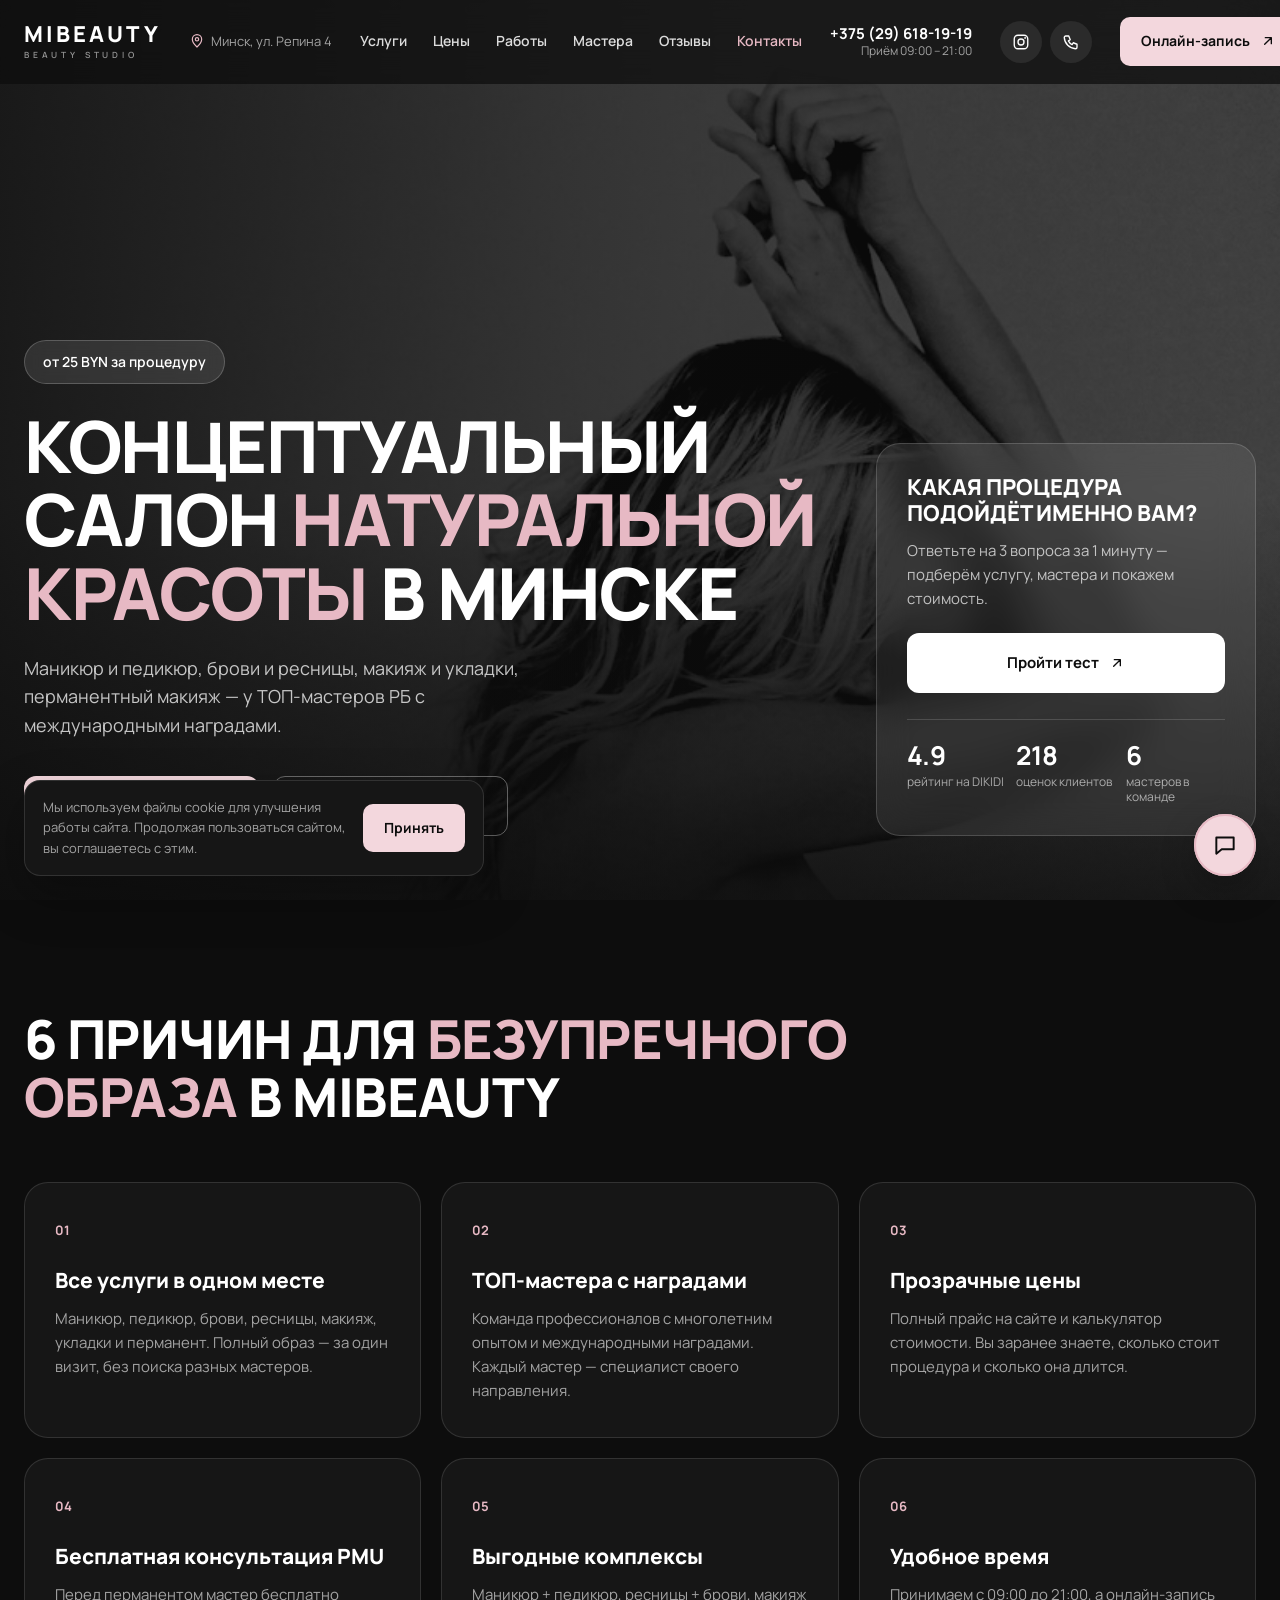
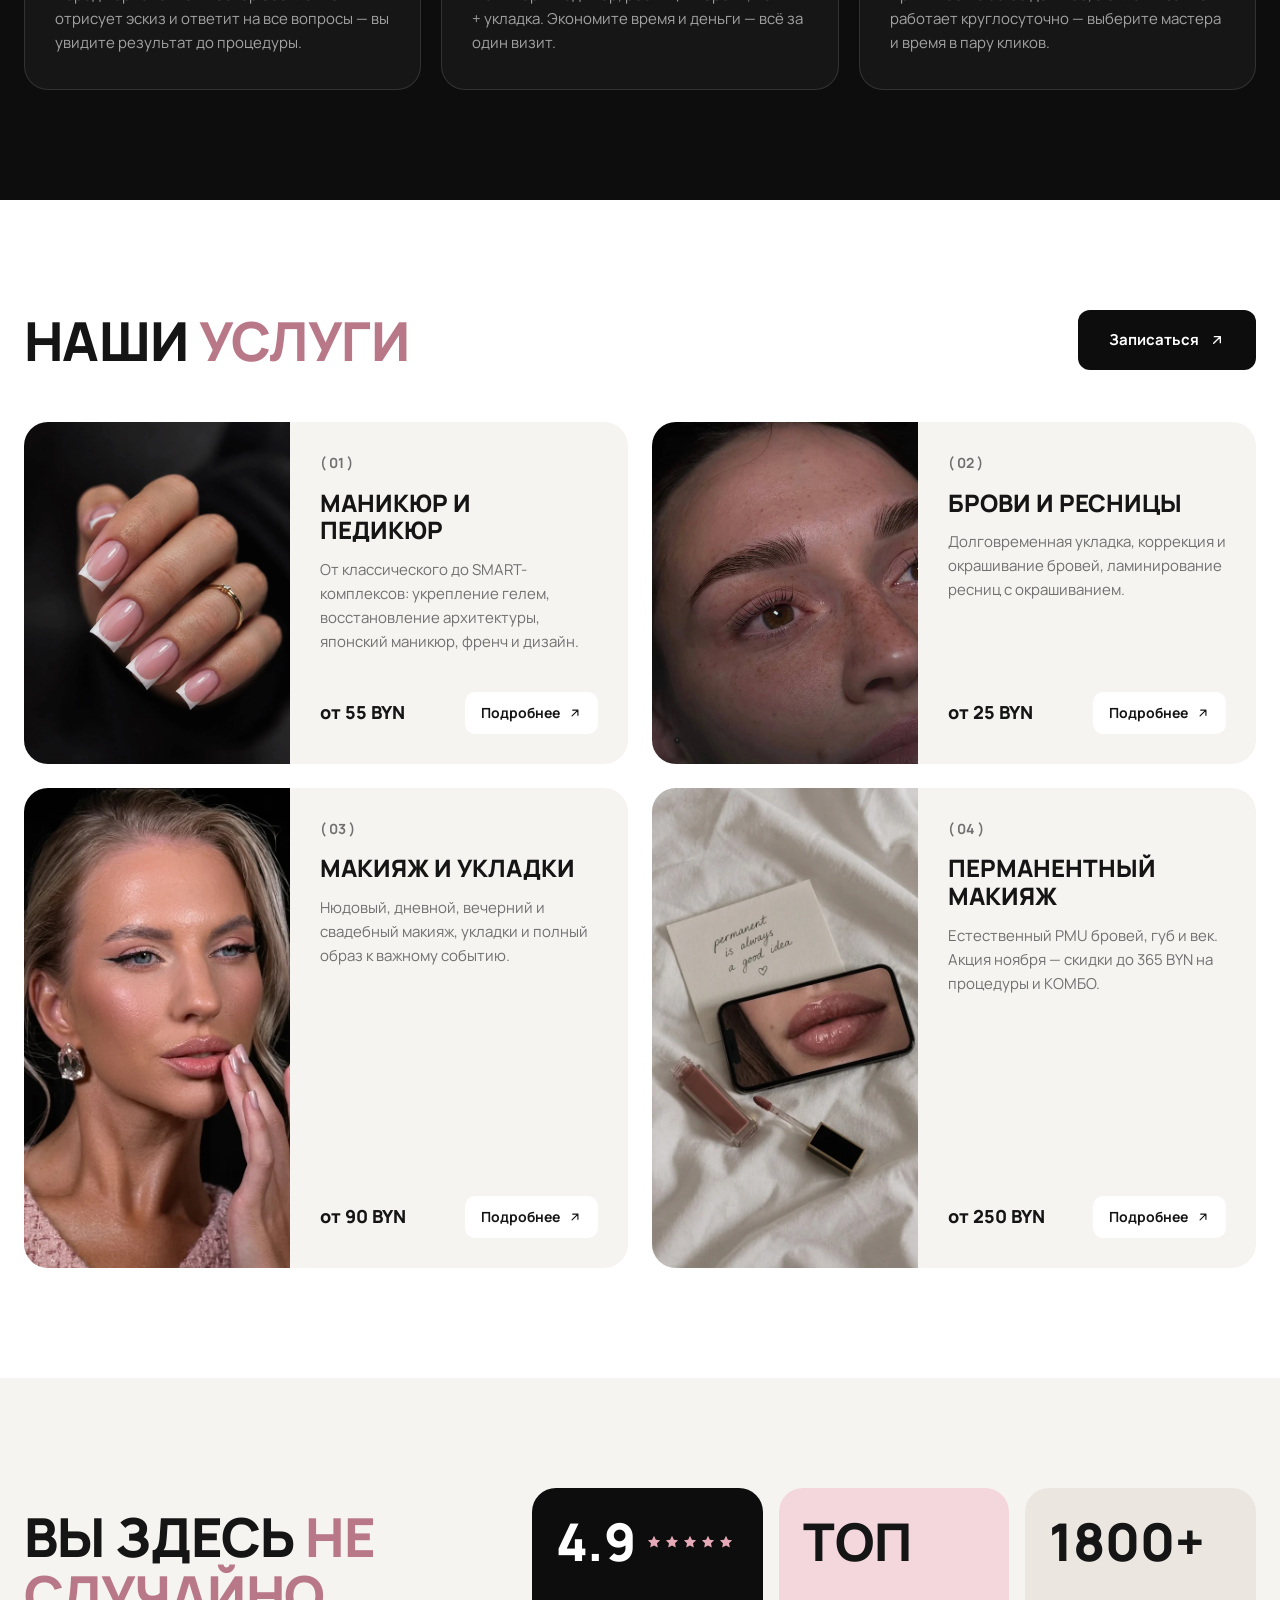
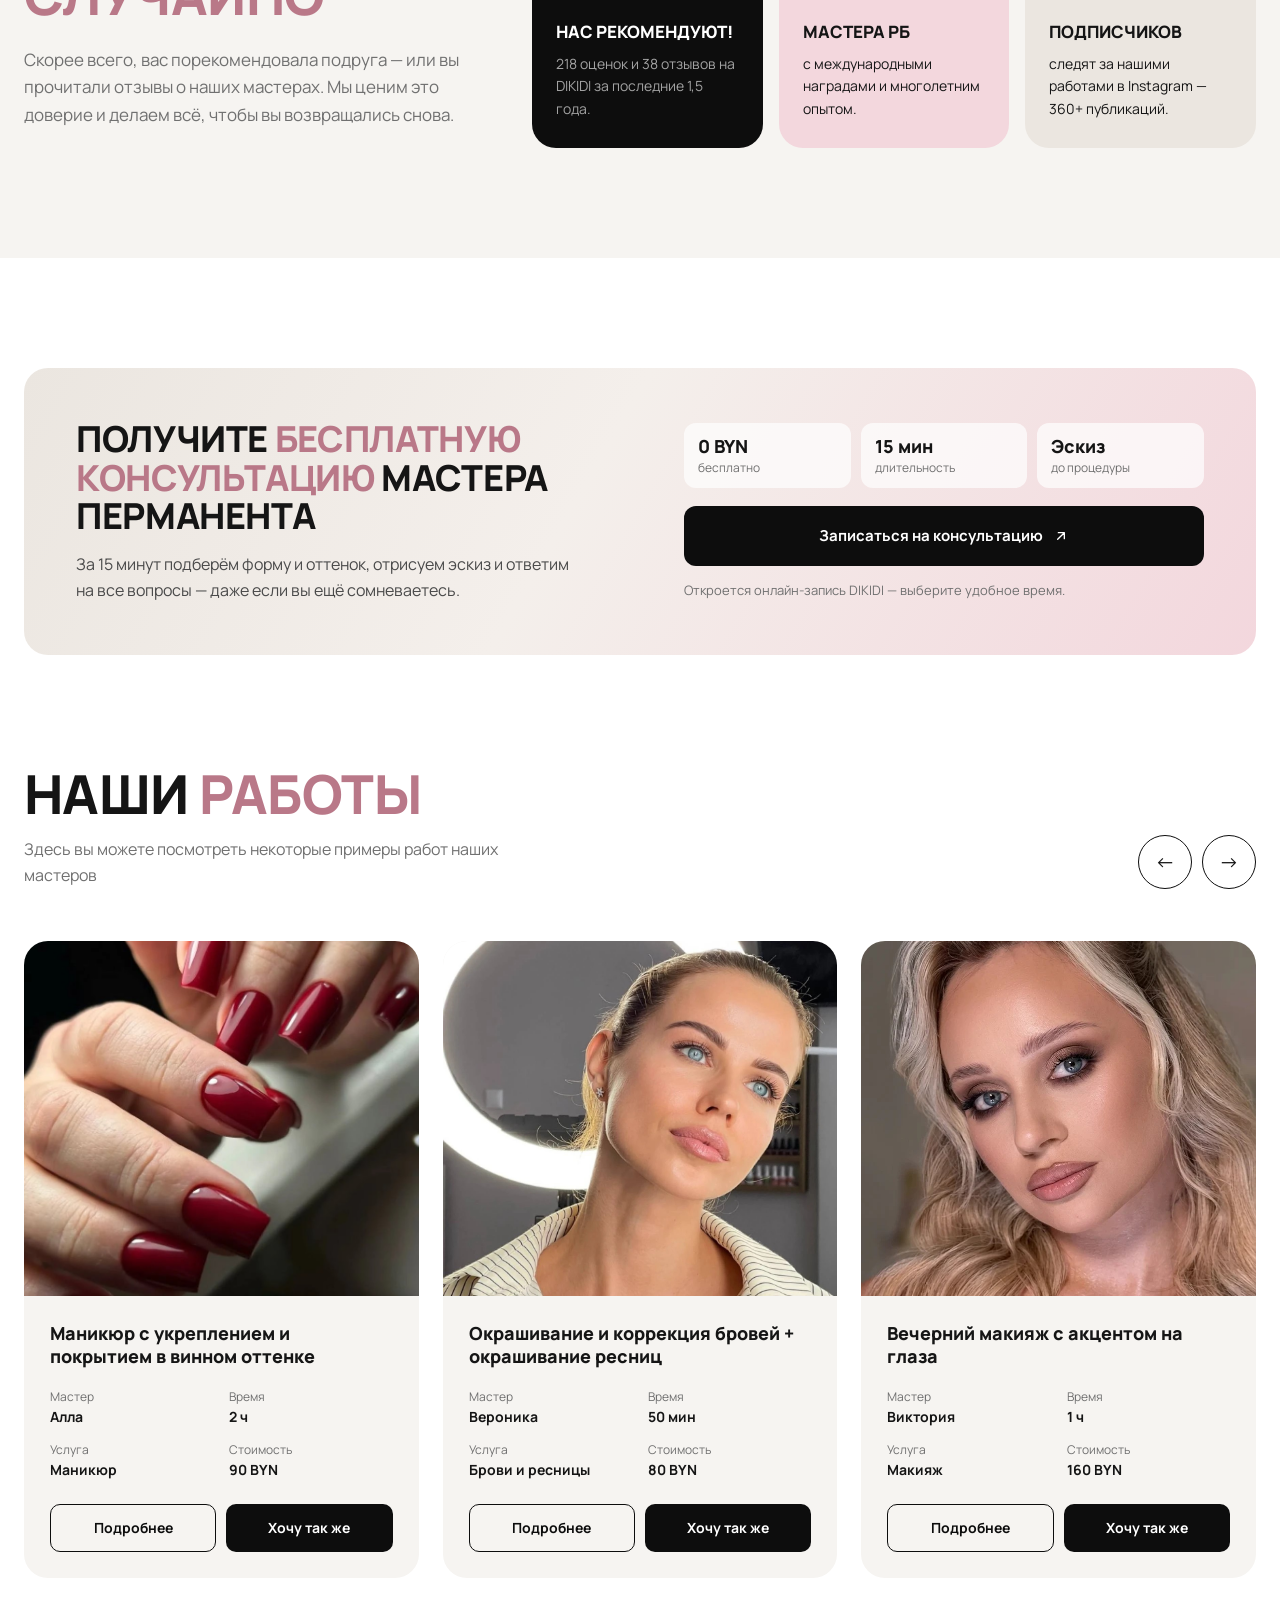
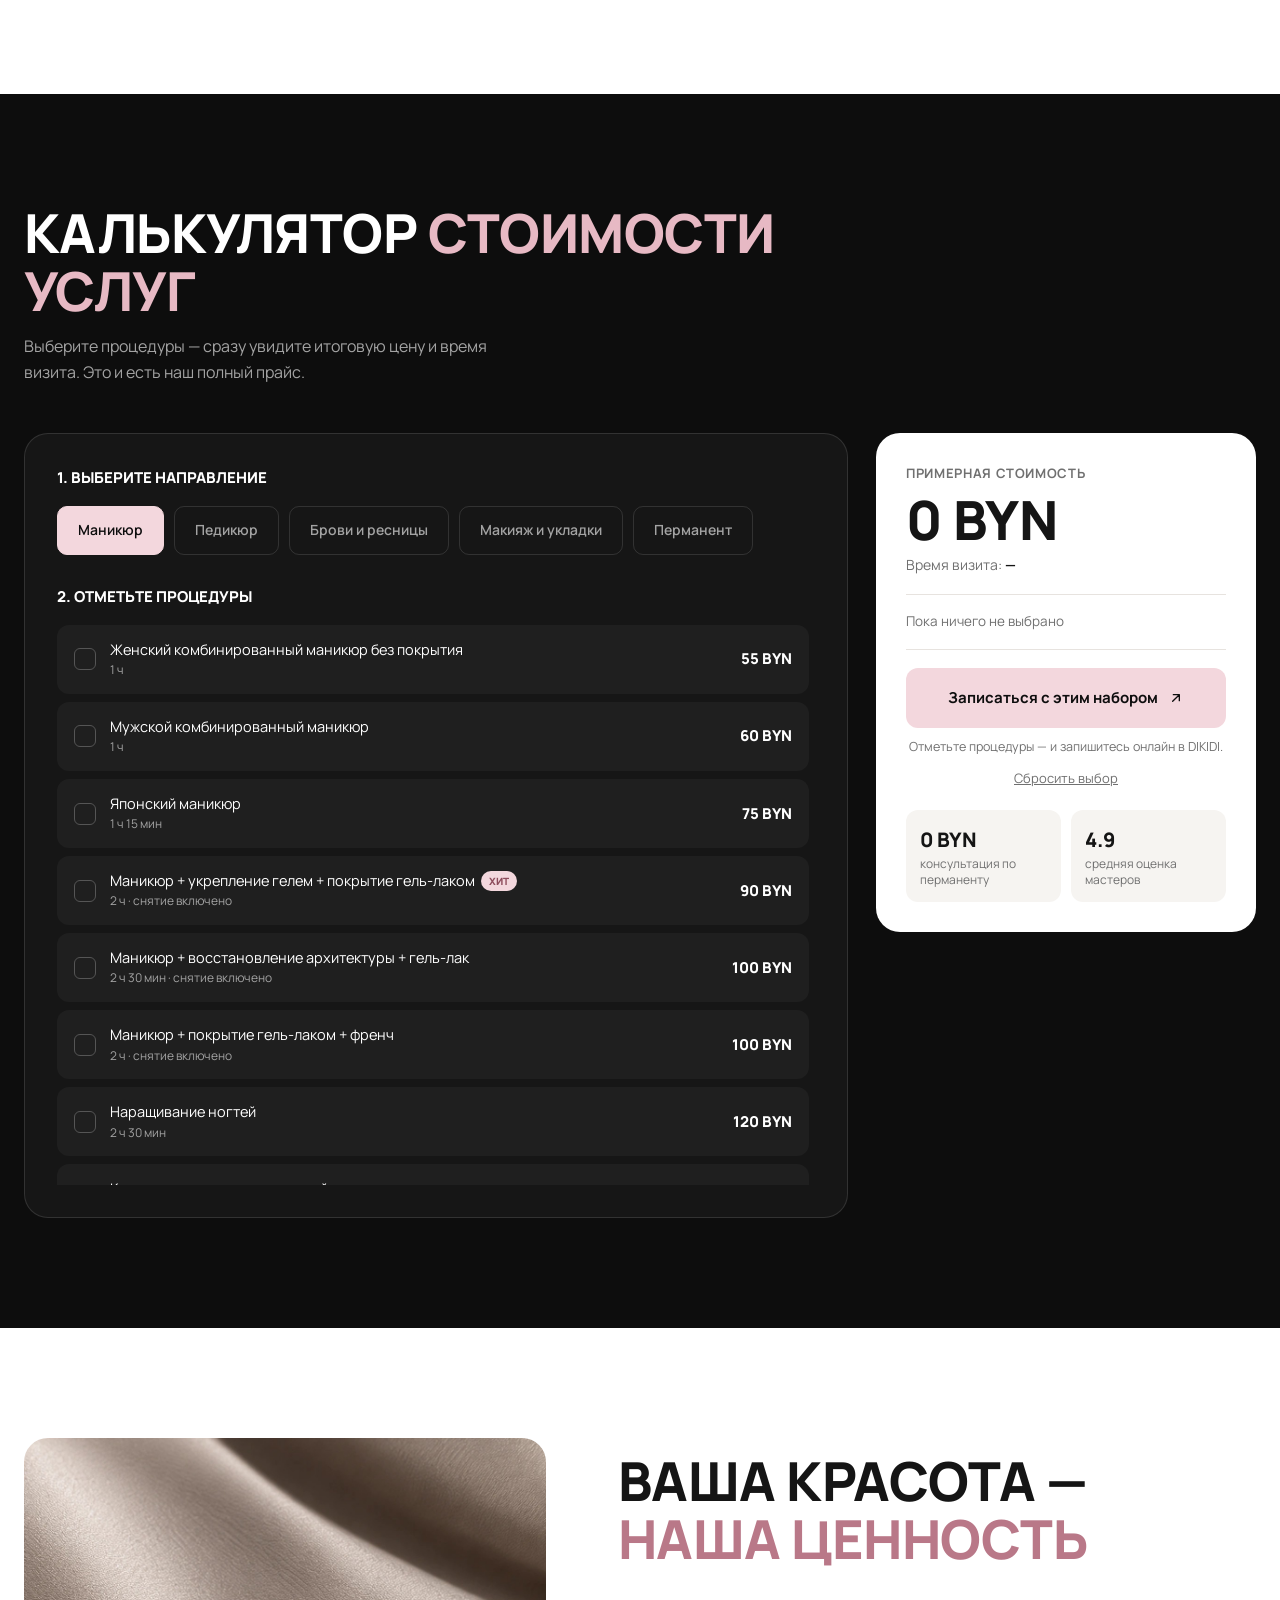
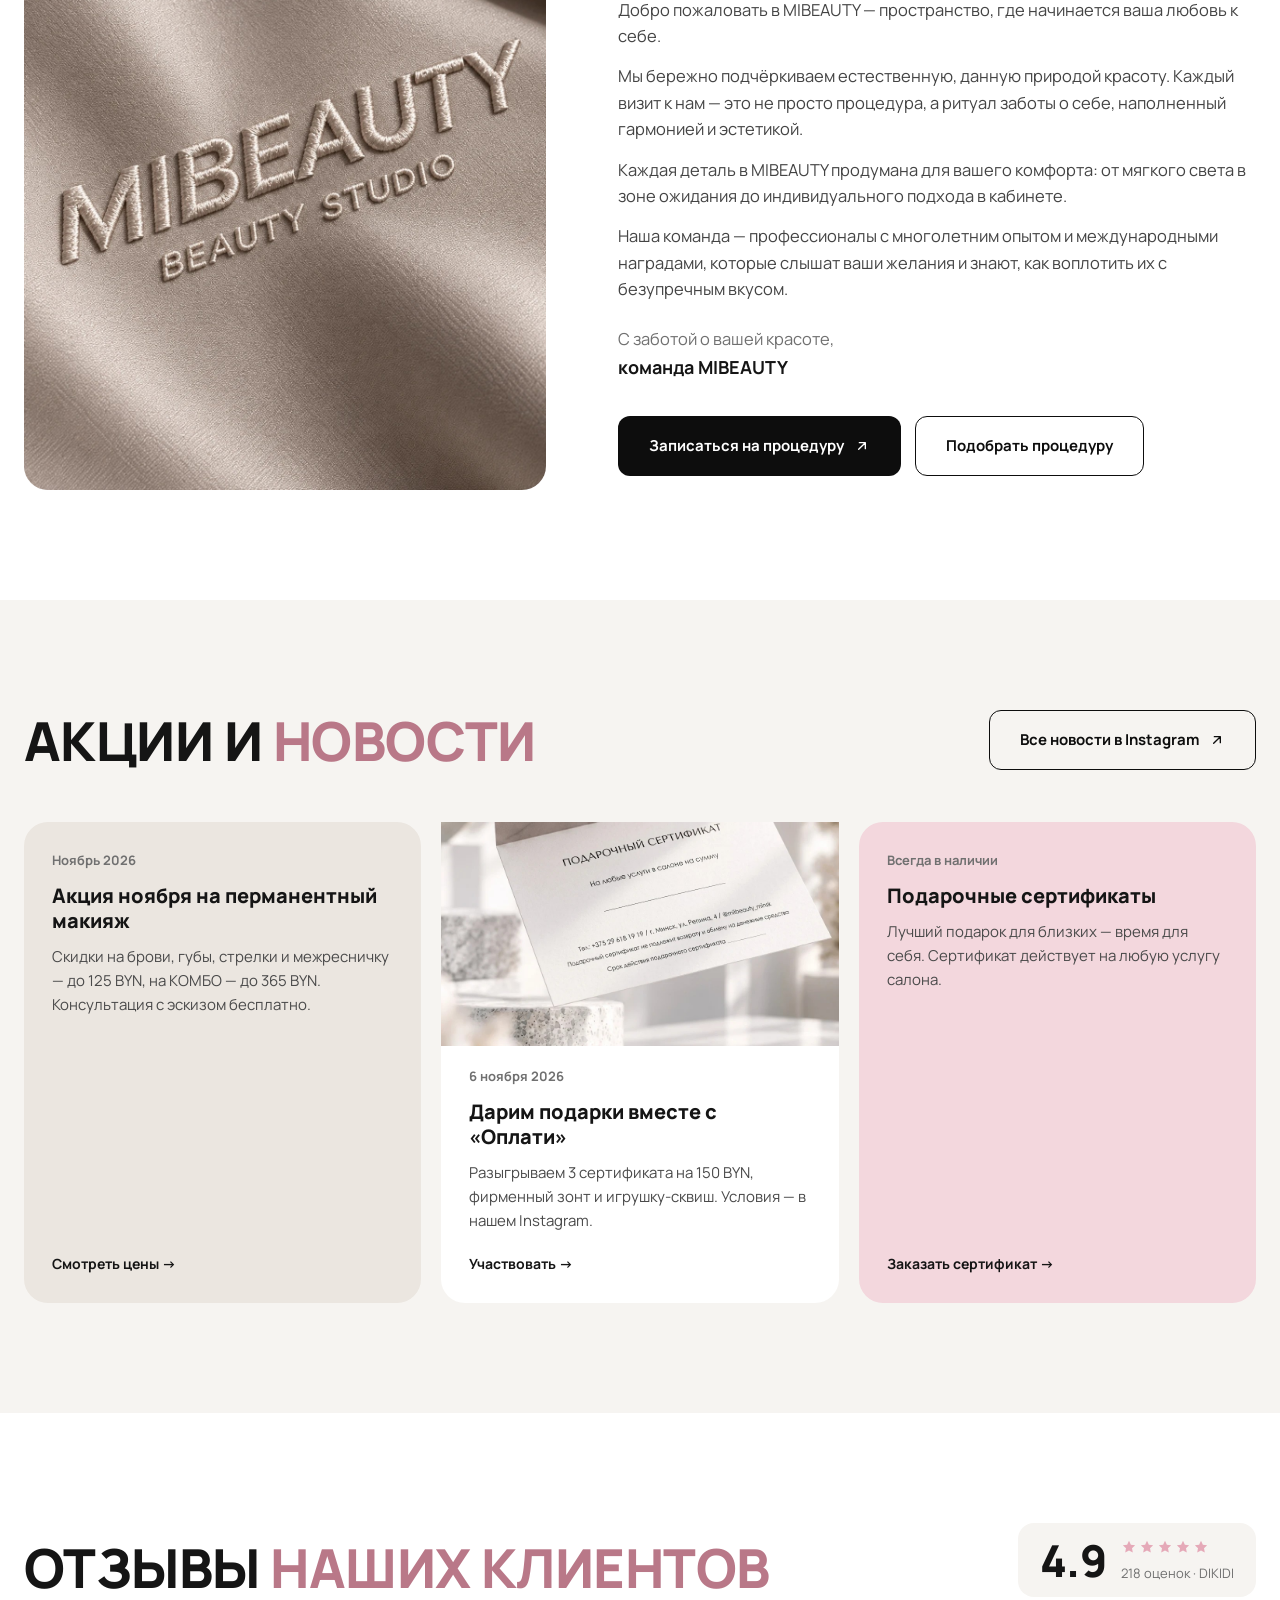
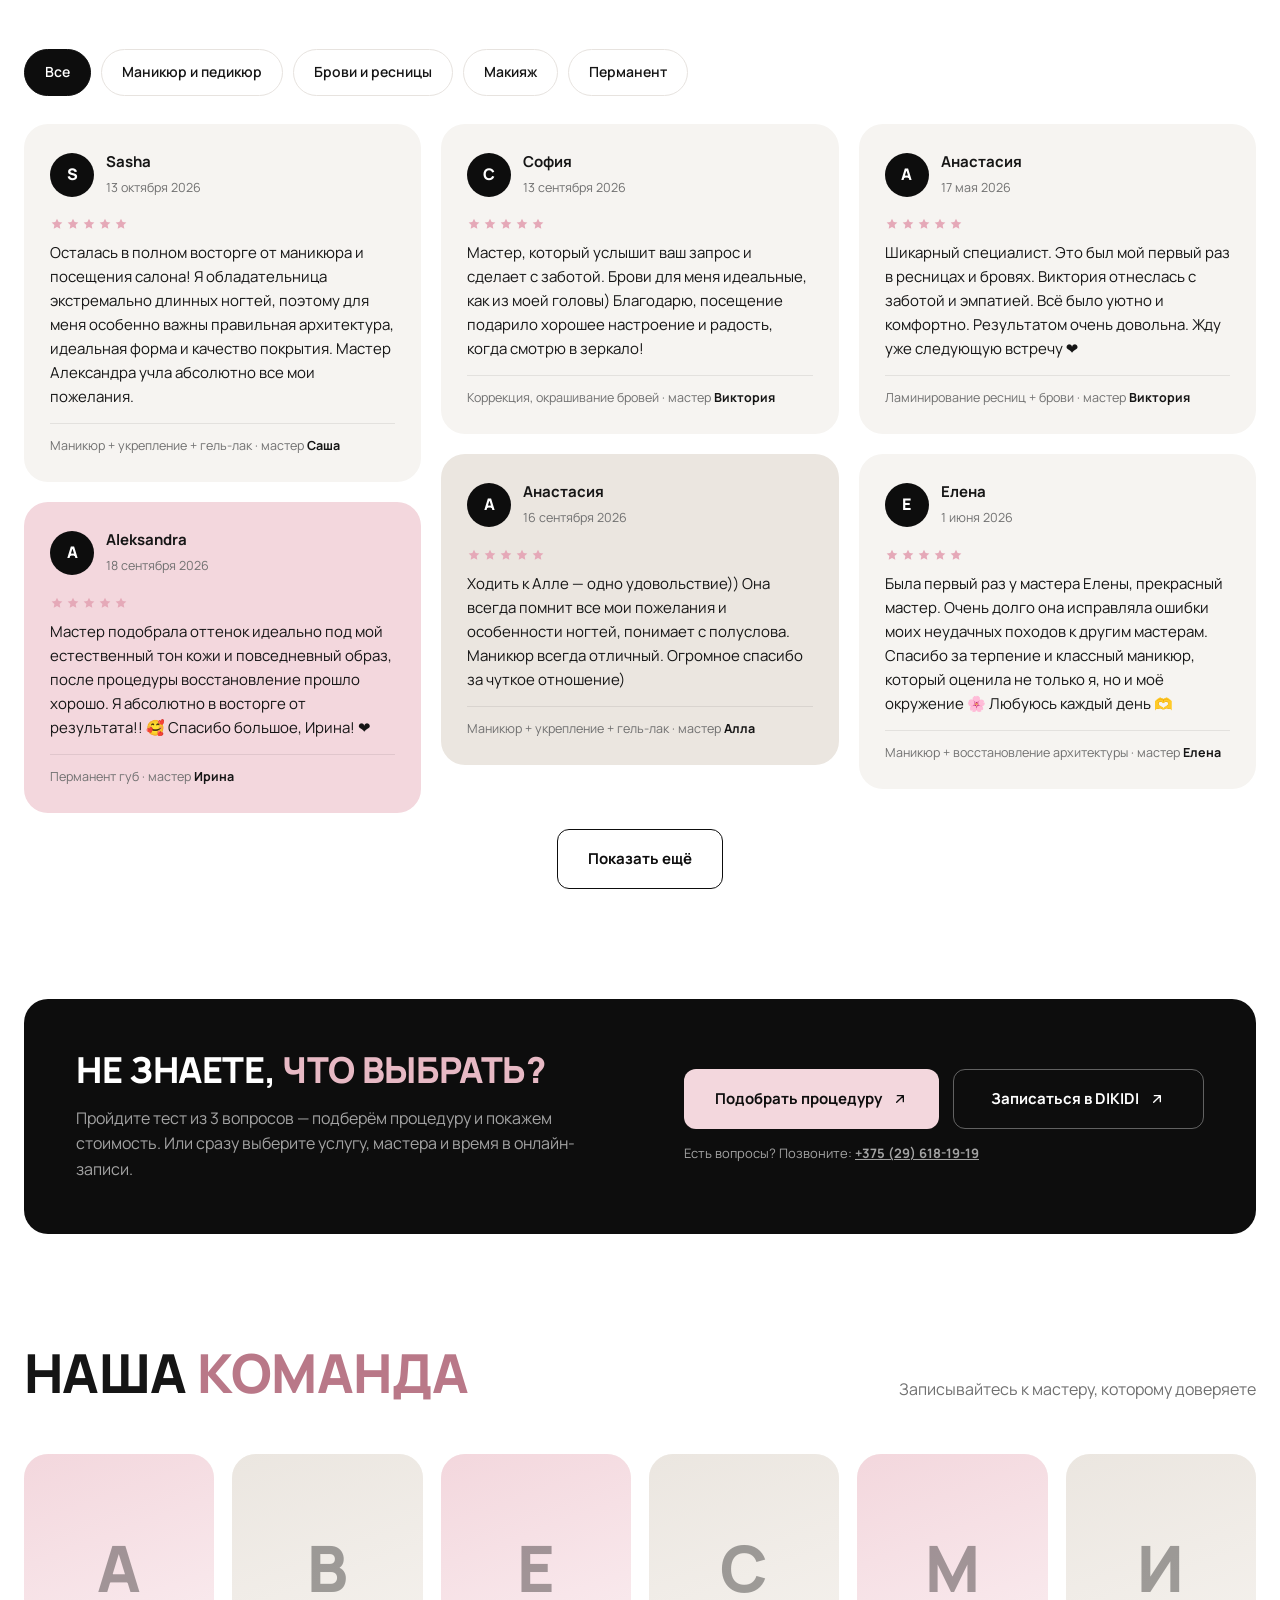
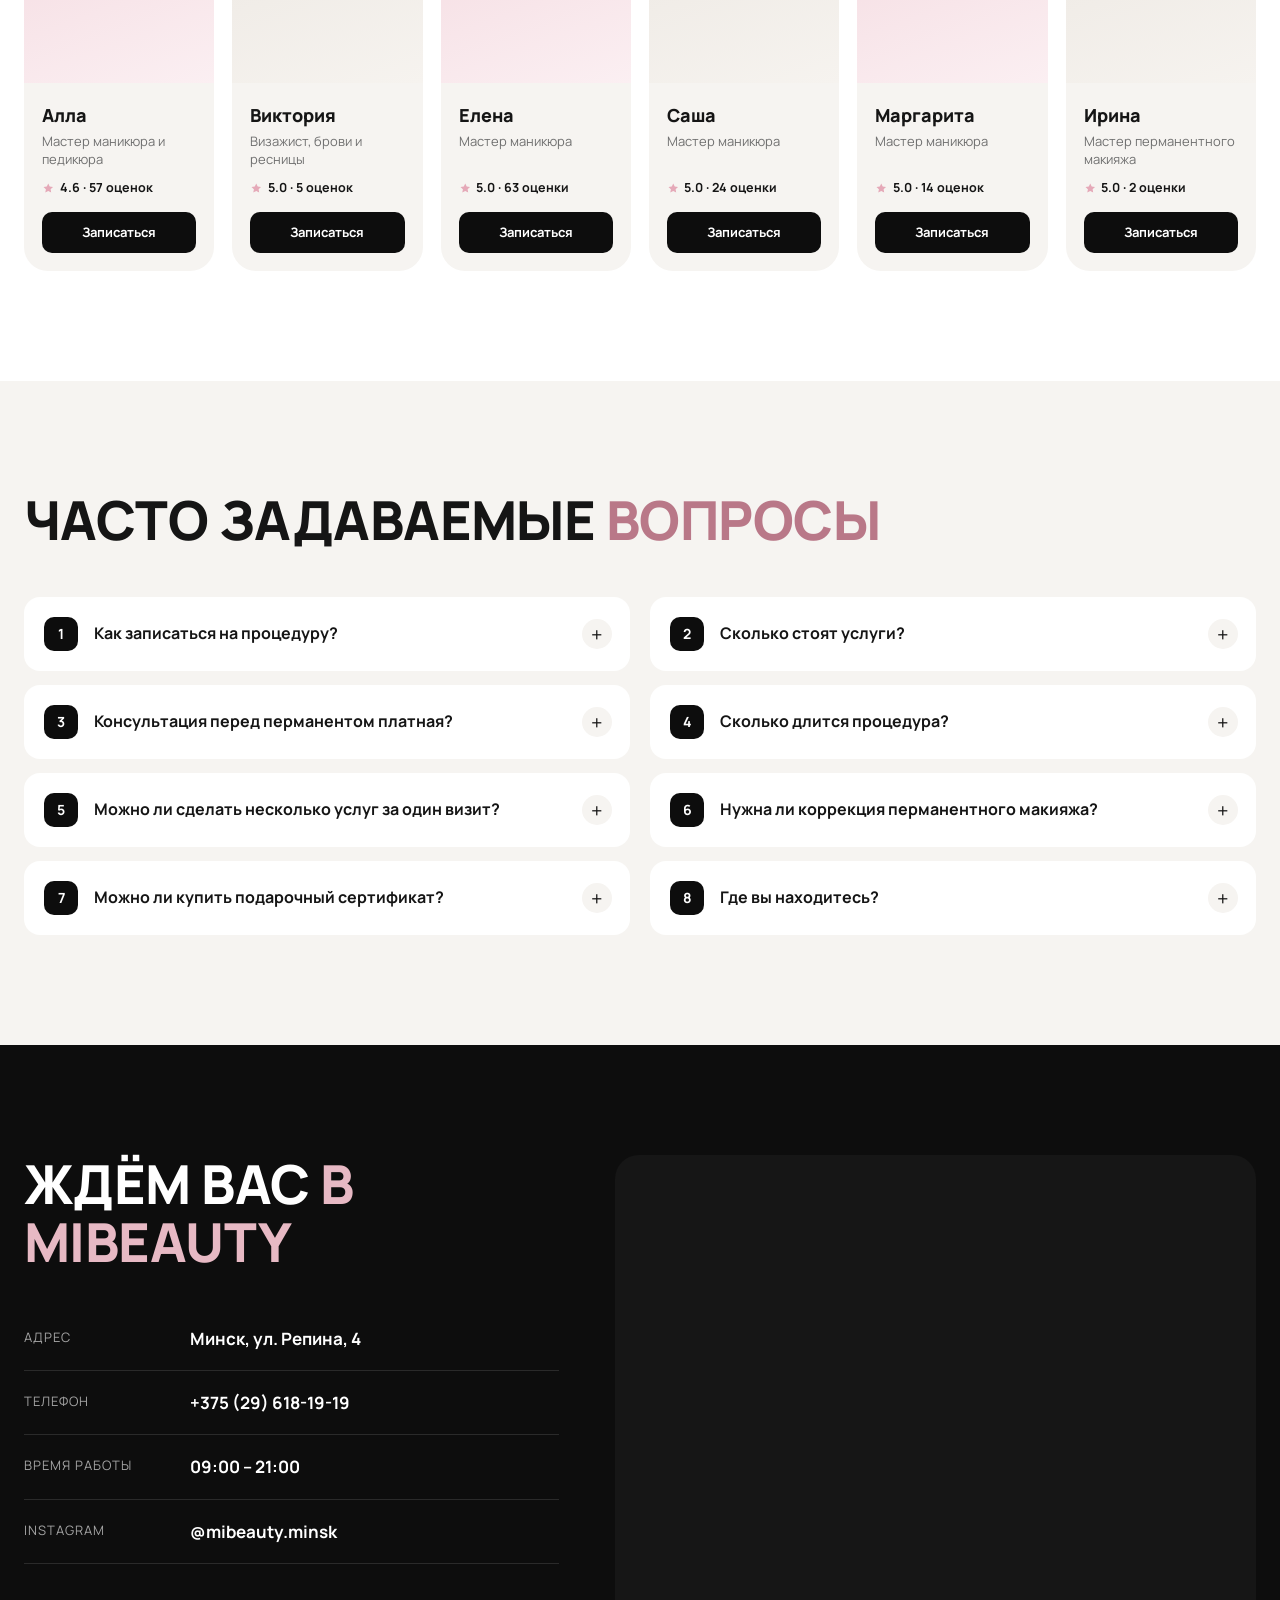
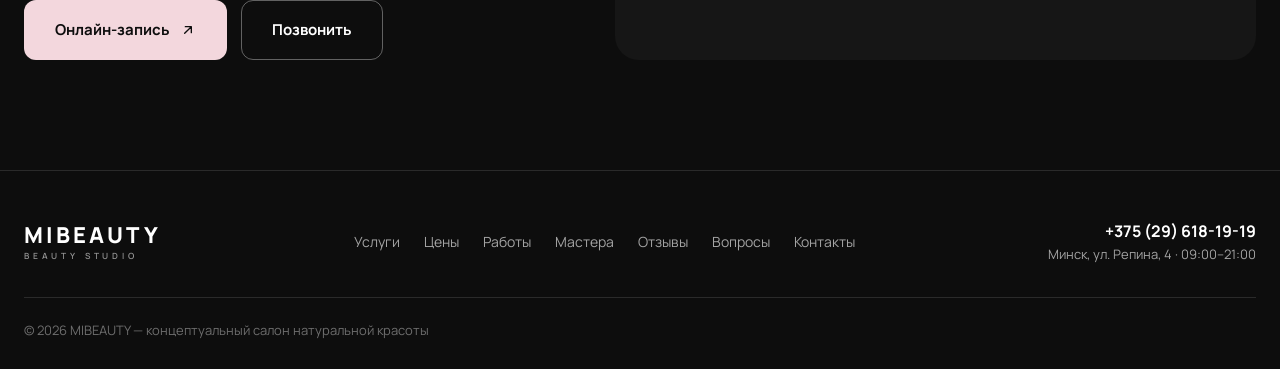
<file: index.html>
<!DOCTYPE html>
<html lang="ru">
<head>
  <meta charset="UTF-8">
  <meta name="viewport" content="width=device-width, initial-scale=1">
  <title>Салон красоты MIBEAUTY в Минске — маникюр, брови, макияж, перманент | от 25 BYN</title>
  <meta name="description" content="MIBEAUTY — концептуальный салон натуральной красоты в Минске, ул. Репина 4. Маникюр, педикюр, брови и ресницы, макияж и укладки, перманентный макияж. Рейтинг 4.9, ТОП-мастера с международными наградами.">
  <meta name="theme-color" content="#0e0e0e">
  <link rel="icon" href="img/logo.jpg">
  <link rel="apple-touch-icon" href="img/logo.jpg">

  <!-- Превью ссылки в мессенджерах и соцсетях.
       После публикации заменить img/brand-hd.jpg на полный адрес, например https://mibeauty.by/img/brand-hd.jpg -->
  <meta property="og:type" content="website">
  <meta property="og:locale" content="ru_RU">
  <meta property="og:site_name" content="MIBEAUTY">
  <meta property="og:title" content="MIBEAUTY — концептуальный салон натуральной красоты в Минске">
  <meta property="og:description" content="Маникюр и педикюр, брови и ресницы, макияж и укладки, перманентный макияж. Минск, ул. Репина 4. Онлайн-запись в DIKIDI.">
  <meta property="og:image" content="img/brand-hd.jpg">

  <script type="application/ld+json">
  {
    "@context": "https://schema.org",
    "@type": "BeautySalon",
    "name": "MIBEAUTY",
    "description": "Концептуальный салон натуральной красоты: маникюр, педикюр, брови и ресницы, макияж и укладки, перманентный макияж.",
    "telephone": "+375296181919",
    "address": {
      "@type": "PostalAddress",
      "streetAddress": "ул. Репина, 4",
      "addressLocality": "Минск",
      "addressCountry": "BY"
    },
    "geo": { "@type": "GeoCoordinates", "latitude": 53.91263, "longitude": 27.52728 },
    "priceRange": "25–790 BYN",
    "sameAs": ["https://www.instagram.com/mibeauty.minsk/", "https://dikidi.net/mibeauty"]
  }
  </script>
  <link rel="preconnect" href="https://fonts.googleapis.com">
  <link rel="preconnect" href="https://fonts.gstatic.com" crossorigin>
  <link href="https://fonts.googleapis.com/css2?family=Manrope:wght@400;500;600;700;800&display=swap" rel="stylesheet">
  <link rel="stylesheet" href="styles.css">
</head>
<body>

<!-- SVG icons -->
<svg width="0" height="0" style="position:absolute" aria-hidden="true">
  <symbol id="i-pin" viewBox="0 0 24 24"><path fill="none" stroke="currentColor" stroke-width="1.8" d="M12 21s-7-6.2-7-11.5A7 7 0 0 1 19 9.5C19 14.8 12 21 12 21Z"/><circle cx="12" cy="9.5" r="2.5" fill="none" stroke="currentColor" stroke-width="1.8"/></symbol>
  <symbol id="i-phone" viewBox="0 0 24 24"><path fill="none" stroke="currentColor" stroke-width="1.8" stroke-linejoin="round" d="M5 4h4l2 5-2.5 1.5a11 11 0 0 0 5 5L15 13l5 2v4a2 2 0 0 1-2 2A16 16 0 0 1 3 6a2 2 0 0 1 2-2Z"/></symbol>
  <symbol id="i-insta" viewBox="0 0 24 24"><rect x="3" y="3" width="18" height="18" rx="5" fill="none" stroke="currentColor" stroke-width="1.8"/><circle cx="12" cy="12" r="4" fill="none" stroke="currentColor" stroke-width="1.8"/><circle cx="17.5" cy="6.5" r="1.2" fill="currentColor"/></symbol>
  <symbol id="i-arrow" viewBox="0 0 24 24"><path fill="none" stroke="currentColor" stroke-width="2" stroke-linecap="round" stroke-linejoin="round" d="M7 17 17 7M8 7h9v9"/></symbol>
  <symbol id="i-chat" viewBox="0 0 24 24"><path fill="none" stroke="currentColor" stroke-width="1.8" stroke-linejoin="round" d="M4 5h16v11H9l-5 4V5Z"/></symbol>
  <symbol id="i-close" viewBox="0 0 24 24"><path stroke="currentColor" stroke-width="2" stroke-linecap="round" d="M6 6l12 12M18 6 6 18"/></symbol>
  <symbol id="i-check" viewBox="0 0 24 24"><path fill="none" stroke="currentColor" stroke-width="2.2" stroke-linecap="round" stroke-linejoin="round" d="m5 12.5 4.5 4.5L19 7.5"/></symbol>
  <symbol id="i-star" viewBox="0 0 24 24"><path fill="currentColor" d="m12 2.8 2.8 5.9 6.4.8-4.7 4.4 1.2 6.4L12 17.2l-5.7 3.1 1.2-6.4L2.8 9.5l6.4-.8L12 2.8Z"/></symbol>
</svg>

<!-- ================= HEADER ================= -->
<header class="header" id="top">
  <div class="container header__inner">
    <a href="#top" class="logo" aria-label="MIBEAUTY — на главную">MIBEAUTY<span>beauty studio</span></a>

    <div class="header__city"><svg><use href="#i-pin"/></svg>Минск, ул. Репина 4</div>

    <nav class="nav" id="nav" aria-label="Основное меню">
      <a href="#services">Услуги</a>
      <a href="#calc">Цены</a>
      <a href="#works">Работы</a>
      <a href="#team">Мастера</a>
      <a href="#reviews">Отзывы</a>
      <a href="#contacts">Контакты</a>
    </nav>

    <div class="header__contacts">
      <a href="tel:+375296181919" class="header__phone">+375 (29) 618-19-19</a>
      <span class="header__hours">Приём 09:00 – 21:00</span>
    </div>

    <div class="header__socials">
      <a href="https://www.instagram.com/mibeauty.minsk/" target="_blank" rel="noopener" class="icon-btn" aria-label="Instagram"><svg><use href="#i-insta"/></svg></a>
      <a href="tel:+375296181919" class="icon-btn" aria-label="Позвонить"><svg><use href="#i-phone"/></svg></a>
    </div>

    <button class="btn btn--accent btn--sm header__cta" data-book>Онлайн-запись <svg><use href="#i-arrow"/></svg></button>

    <button class="burger" id="burger" aria-label="Открыть меню" aria-expanded="false" aria-controls="nav"><span></span><span></span></button>
  </div>
</header>

<main>

<!-- ================= HERO ================= -->
<section class="hero">
  <div class="hero__bg" aria-hidden="true">
    <img src="img/hero-bg.jpg" alt="" width="1024" height="572" fetchpriority="high">
  </div>
  <div class="container hero__inner">
    <div class="hero__content">
      <span class="chip">от 25 BYN за процедуру</span>
      <h1 class="hero__title">Концептуальный салон <span class="accent">натуральной красоты</span> в Минске</h1>
      <p class="hero__lead">Маникюр и педикюр, брови и ресницы, макияж и укладки, перманентный макияж — у ТОП-мастеров РБ с международными наградами.</p>
      <div class="hero__buttons">
        <button class="btn btn--accent" data-book>Записаться онлайн <svg><use href="#i-arrow"/></svg></button>
        <a href="#calc" class="btn btn--ghost">Рассчитать стоимость</a>
      </div>
    </div>

    <aside class="quiz-teaser">
      <p class="quiz-teaser__title">Какая процедура подойдёт именно вам?</p>
      <p class="quiz-teaser__text">Ответьте на 3 вопроса за 1 минуту — подберём услугу, мастера и покажем стоимость.</p>
      <button class="btn btn--light" data-open="quiz">Пройти тест <svg><use href="#i-arrow"/></svg></button>
      <ul class="quiz-teaser__facts">
        <li><b>4.9</b><span>рейтинг на DIKIDI</span></li>
        <li><b>218</b><span>оценок клиентов</span></li>
        <li><b>6</b><span>мастеров в команде</span></li>
      </ul>
    </aside>
  </div>
</section>

<!-- ================= 6 REASONS ================= -->
<section class="section section--dark" id="reasons">
  <div class="container">
    <h2 class="title reveal">6 причин для <span class="accent">безупречного образа</span> в MIBEAUTY</h2>
    <div class="reasons">
      <article class="reason reveal">
        <span class="reason__num">01</span>
        <h3>Все услуги в одном месте</h3>
        <p>Маникюр, педикюр, брови, ресницы, макияж, укладки и перманент. Полный образ — за один визит, без поиска разных мастеров.</p>
      </article>
      <article class="reason reveal">
        <span class="reason__num">02</span>
        <h3>ТОП-мастера с наградами</h3>
        <p>Команда профессионалов с многолетним опытом и международными наградами. Каждый мастер — специалист своего направления.</p>
      </article>
      <article class="reason reveal">
        <span class="reason__num">03</span>
        <h3>Прозрачные цены</h3>
        <p>Полный прайс на сайте и калькулятор стоимости. Вы заранее знаете, сколько стоит процедура и сколько она длится.</p>
      </article>
      <article class="reason reveal">
        <span class="reason__num">04</span>
        <h3>Бесплатная консультация PMU</h3>
        <p>Перед перманентом мастер бесплатно отрисует эскиз и ответит на все вопросы — вы увидите результат до процедуры.</p>
      </article>
      <article class="reason reveal">
        <span class="reason__num">05</span>
        <h3>Выгодные комплексы</h3>
        <p>Маникюр + педикюр, ресницы + брови, макияж + укладка. Экономите время и деньги — всё за один визит.</p>
      </article>
      <article class="reason reveal">
        <span class="reason__num">06</span>
        <h3>Удобное время</h3>
        <p>Принимаем с 09:00 до 21:00, а онлайн-запись работает круглосуточно — выберите мастера и время в пару кликов.</p>
      </article>
    </div>
  </div>
</section>

<!-- ================= SERVICES ================= -->
<section class="section" id="services">
  <div class="container">
    <div class="head-row">
      <h2 class="title reveal">Наши <span class="accent">услуги</span></h2>
      <button class="btn btn--dark reveal" data-book>Записаться <svg><use href="#i-arrow"/></svg></button>
    </div>

    <div class="services">
      <article class="service reveal">
        <div class="service__img"><img src="img/manicure.jpg" alt="Маникюр с френчем" loading="lazy"></div>
        <div class="service__body">
          <span class="service__num">( 01 )</span>
          <h3>Маникюр и педикюр</h3>
          <p>От классического до SMART-комплексов: укрепление гелем, восстановление архитектуры, японский маникюр, френч и дизайн.</p>
          <div class="service__foot"><span class="service__price">от 55 BYN</span><a href="#calc" class="service__link" data-calc="manicure">Подробнее <svg><use href="#i-arrow"/></svg></a></div>
        </div>
      </article>
      <article class="service reveal">
        <div class="service__img"><img src="img/brows-lashes.jpg" alt="Долговременная укладка бровей и ламинирование ресниц" style="object-position: 30% 50%" loading="lazy"></div>
        <div class="service__body">
          <span class="service__num">( 02 )</span>
          <h3>Брови и ресницы</h3>
          <p>Долговременная укладка, коррекция и окрашивание бровей, ламинирование ресниц с окрашиванием.</p>
          <div class="service__foot"><span class="service__price">от 25 BYN</span><a href="#calc" class="service__link" data-calc="brows">Подробнее <svg><use href="#i-arrow"/></svg></a></div>
        </div>
      </article>
      <article class="service reveal">
        <div class="service__img"><img src="img/makeup-hd.jpg" alt="Вечерний макияж со стрелками" style="object-position: 50% 41%" loading="lazy"></div>
        <div class="service__body">
          <span class="service__num">( 03 )</span>
          <h3>Макияж и укладки</h3>
          <p>Нюдовый, дневной, вечерний и свадебный макияж, укладки и полный образ к важному событию.</p>
          <div class="service__foot"><span class="service__price">от 90 BYN</span><a href="#calc" class="service__link" data-calc="makeup">Подробнее <svg><use href="#i-arrow"/></svg></a></div>
        </div>
      </article>
      <article class="service reveal">
        <div class="service__img"><img src="img/pmu-hd.jpg" alt="Перманентный макияж губ" style="object-position: 80% 48%" loading="lazy"></div>
        <div class="service__body">
          <span class="service__num">( 04 )</span>
          <h3>Перманентный макияж</h3>
          <p>Естественный PMU бровей, губ и век. Акция ноября — скидки до 365 BYN на процедуры и КОМБО.</p>
          <div class="service__foot"><span class="service__price">от 250 BYN</span><a href="#calc" class="service__link" data-calc="pmu">Подробнее <svg><use href="#i-arrow"/></svg></a></div>
        </div>
      </article>
    </div>
  </div>
</section>

<!-- ================= TRUST ================= -->
<section class="section section--ivory trust">
  <div class="container trust__grid">
    <div class="trust__intro reveal">
      <h2 class="title">Вы здесь <span class="accent">не случайно</span></h2>
      <p>Скорее всего, вас порекомендовала подруга — или вы прочитали отзывы о наших мастерах. Мы ценим это доверие и делаем всё, чтобы вы возвращались снова.</p>
    </div>
    <div class="trust__cards">
      <div class="trust-card trust-card--dark reveal">
        <div class="trust-card__rating"><b>4.9</b><span class="stars" aria-label="4.9 из 5"><svg><use href="#i-star"/></svg><svg><use href="#i-star"/></svg><svg><use href="#i-star"/></svg><svg><use href="#i-star"/></svg><svg><use href="#i-star"/></svg></span></div>
        <h3>Нас рекомендуют!</h3>
        <p>218 оценок и 38 отзывов на DIKIDI за последние 1,5 года.</p>
      </div>
      <div class="trust-card trust-card--pink reveal">
        <b class="trust-card__big">ТОП</b>
        <h3>мастера РБ</h3>
        <p>с международными наградами и многолетним опытом.</p>
      </div>
      <div class="trust-card trust-card--stone reveal">
        <b class="trust-card__big">1800+</b>
        <h3>подписчиков</h3>
        <p>следят за нашими работами в Instagram — 360+ публикаций.</p>
      </div>
    </div>
  </div>
</section>

<!-- ================= LEAD FORM 1 ================= -->
<section class="lead">
  <div class="container">
    <div class="lead__box reveal">
      <div class="lead__text">
        <h2 class="title title--sm">Получите <span class="accent">бесплатную консультацию</span> мастера перманента</h2>
        <p>За 15 минут подберём форму и оттенок, отрисуем эскиз и ответим на все вопросы — даже если вы ещё сомневаетесь.</p>
      </div>
      <div class="lead__actions">
        <div class="lead__badges">
          <span><b>0 BYN</b>бесплатно</span>
          <span><b>15 мин</b>длительность</span>
          <span><b>Эскиз</b>до процедуры</span>
        </div>
        <button class="btn btn--dark" data-book data-services="u0">Записаться на консультацию <svg><use href="#i-arrow"/></svg></button>
        <p class="lead__note">Откроется онлайн-запись DIKIDI — выберите удобное время.</p>
      </div>
    </div>
  </div>
</section>

<!-- ================= WORKS ================= -->
<section class="section" id="works">
  <div class="container">
    <div class="head-row">
      <div>
        <h2 class="title reveal">Наши <span class="accent">работы</span></h2>
        <p class="subtitle reveal">Здесь вы можете посмотреть некоторые примеры работ наших мастеров</p>
      </div>
      <div class="slider-nav reveal">
        <button class="slider-btn" data-slide="-1" aria-label="Предыдущая работа">←</button>
        <button class="slider-btn" data-slide="1" aria-label="Следующая работа">→</button>
      </div>
    </div>

    <div class="works" id="worksTrack">
      <article class="work">
        <div class="work__img"><img src="img/work-manicure-wine.jpg" alt="Маникюр с укреплением и покрытием гель-лаком в винном оттенке, мастер Алла" style="object-position: 50% 60%" loading="lazy"></div>
        <div class="work__body">
          <h3>Маникюр с укреплением и покрытием в винном оттенке</h3>
          <dl class="work__params">
            <div><dt>Мастер</dt><dd>Алла</dd></div>
            <div><dt>Время</dt><dd>2 ч</dd></div>
            <div><dt>Услуга</dt><dd>Маникюр</dd></div>
            <div><dt>Стоимость</dt><dd>90 BYN</dd></div>
          </dl>
          <div class="work__buttons">
            <button class="btn btn--outline btn--sm" data-zoom="img/work-manicure-wine.jpg">Подробнее</button>
            <button class="btn btn--dark btn--sm" data-book data-services="m4">Хочу так же</button>
          </div>
        </div>
      </article>
      <article class="work">
        <div class="work__img"><img src="img/work-brows-tint.jpg" alt="Окрашивание и коррекция бровей и окрашивание ресниц, мастер Вероника" style="object-position: 60% 30%" loading="lazy"></div>
        <div class="work__body">
          <h3>Окрашивание и коррекция бровей + окрашивание ресниц</h3>
          <dl class="work__params">
            <div><dt>Мастер</dt><dd>Вероника</dd></div>
            <div><dt>Время</dt><dd>50 мин</dd></div>
            <div><dt>Услуга</dt><dd>Брови и ресницы</dd></div>
            <div><dt>Стоимость</dt><dd>80 BYN</dd></div>
          </dl>
          <div class="work__buttons">
            <button class="btn btn--outline btn--sm" data-zoom="img/work-brows-tint.jpg">Подробнее</button>
            <button class="btn btn--dark btn--sm" data-book data-services="b4,b3">Хочу так же</button>
          </div>
        </div>
      </article>
      <article class="work">
        <div class="work__img"><img src="img/work-evening-makeup.jpg" alt="Вечерний макияж с акцентом на глаза, мастер Виктория" style="object-position: 50% 45%" loading="lazy"></div>
        <div class="work__body">
          <h3>Вечерний макияж с акцентом на глаза</h3>
          <dl class="work__params">
            <div><dt>Мастер</dt><dd>Виктория</dd></div>
            <div><dt>Время</dt><dd>1 ч</dd></div>
            <div><dt>Услуга</dt><dd>Макияж</dd></div>
            <div><dt>Стоимость</dt><dd>160 BYN</dd></div>
          </dl>
          <div class="work__buttons">
            <button class="btn btn--outline btn--sm" data-zoom="img/work-evening-makeup.jpg">Подробнее</button>
            <button class="btn btn--dark btn--sm" data-book data-services="k4">Хочу так же</button>
          </div>
        </div>
      </article>
      <article class="work">
        <div class="work__img"><img src="img/work-pmu-lips.jpg" alt="Перманентный макияж губ в естественном оттенке, мастер Ирина" style="object-position: 50% 47%" loading="lazy"></div>
        <div class="work__body">
          <h3>Перманентный макияж губ в естественном оттенке</h3>
          <dl class="work__params">
            <div><dt>Мастер</dt><dd>Ирина</dd></div>
            <div><dt>Время</dt><dd>1 ч</dd></div>
            <div><dt>Услуга</dt><dd>Перманент</dd></div>
            <div><dt>Стоимость</dt><dd>290 BYN</dd></div>
          </dl>
          <div class="work__buttons">
            <button class="btn btn--outline btn--sm" data-zoom="img/work-pmu-lips.jpg">Подробнее</button>
            <button class="btn btn--dark btn--sm" data-book data-services="u4">Хочу так же</button>
          </div>
        </div>
      </article>
      <article class="work">
        <div class="work__img"><img src="img/work-hairstyle.jpg" alt="Собранная причёска с объёмным пучком, мастер Виктория" style="object-position: 50% 20%" loading="lazy"></div>
        <div class="work__body">
          <h3>Собранная причёска с объёмным пучком</h3>
          <dl class="work__params">
            <div><dt>Мастер</dt><dd>Виктория</dd></div>
            <div><dt>Время</dt><dd>1 ч</dd></div>
            <div><dt>Услуга</dt><dd>Причёска</dd></div>
            <div><dt>Стоимость</dt><dd>120 BYN</dd></div>
          </dl>
          <div class="work__buttons">
            <button class="btn btn--outline btn--sm" data-zoom="img/work-hairstyle.jpg">Подробнее</button>
            <button class="btn btn--dark btn--sm" data-book data-services="k3">Хочу так же</button>
          </div>
        </div>
      </article>
    </div>
  </div>
</section>

<!-- ================= CALCULATOR ================= -->
<section class="section section--dark" id="calc">
  <div class="container">
    <h2 class="title reveal">Калькулятор <span class="accent">стоимости услуг</span></h2>
    <p class="subtitle subtitle--light reveal">Выберите процедуры — сразу увидите итоговую цену и время визита. Это и есть наш полный прайс.</p>

    <div class="calc reveal">
      <div class="calc__main">
        <div class="calc__step">1. Выберите направление</div>
        <div class="calc__tabs" role="tablist" aria-label="Направления" id="calcTabs"></div>

        <div class="calc__step">2. Отметьте процедуры</div>
        <div class="calc__list" id="calcList"></div>
      </div>

      <aside class="calc__summary">
        <p class="calc__label">Примерная стоимость</p>
        <p class="calc__total"><span id="calcTotal">0</span> BYN</p>
        <p class="calc__time">Время визита: <b id="calcTime">—</b></p>
        <ul class="calc__selected" id="calcSelected"><li class="is-empty">Пока ничего не выбрано</li></ul>
        <p class="calc__hint" id="calcHint" hidden></p>
        <button class="btn btn--accent btn--block" id="calcBook" data-book>Записаться с этим набором <svg><use href="#i-arrow"/></svg></button>
        <p class="calc__dikidi" id="calcDikidi">Отметьте процедуры — и запишитесь онлайн в DIKIDI.</p>
        <button class="calc__reset" id="calcReset" type="button">Сбросить выбор</button>
        <div class="calc__badges">
          <div><b>0 BYN</b><span>консультация по перманенту</span></div>
          <div><b>4.9</b><span>средняя оценка мастеров</span></div>
        </div>
      </aside>
    </div>
  </div>
</section>

<!-- ================= LETTER ================= -->
<section class="section letter">
  <div class="container letter__grid">
    <div class="letter__img reveal"><img src="img/brand-hd.jpg" alt="Вышитый логотип MIBEAUTY beauty studio" style="object-position: 50% 42%" loading="lazy"></div>
    <div class="letter__content">
      <h2 class="title reveal">Ваша красота — <span class="accent">наша ценность</span></h2>
      <div class="letter__text reveal">
        <p>Добро пожаловать в MIBEAUTY — пространство, где начинается ваша любовь к себе.</p>
        <p>Мы бережно подчёркиваем естественную, данную природой красоту. Каждый визит к нам — это не просто процедура, а ритуал заботы о себе, наполненный гармонией и эстетикой.</p>
        <p>Каждая деталь в MIBEAUTY продумана для вашего комфорта: от мягкого света в зоне ожидания до индивидуального подхода в кабинете.</p>
        <p>Наша команда — профессионалы с многолетним опытом и международными наградами, которые слышат ваши желания и знают, как воплотить их с безупречным вкусом.</p>
        <p class="letter__sign">С заботой о вашей красоте,<br><b>команда MIBEAUTY</b></p>
      </div>
      <div class="letter__buttons reveal">
        <button class="btn btn--dark" data-book>Записаться на процедуру <svg><use href="#i-arrow"/></svg></button>
        <button class="btn btn--outline" data-open="quiz">Подобрать процедуру</button>
      </div>
    </div>
  </div>
</section>

<!-- ================= NEWS ================= -->
<section class="section section--ivory" id="news">
  <div class="container">
    <div class="head-row">
      <h2 class="title reveal">Акции и <span class="accent">новости</span></h2>
      <a href="https://www.instagram.com/mibeauty.minsk/" target="_blank" rel="noopener" class="btn btn--outline reveal">Все новости в Instagram <svg><use href="#i-arrow"/></svg></a>
    </div>
    <div class="news">
      <article class="news-card news-card--stone reveal">
        <time datetime="2026-11-01">Ноябрь 2026</time>
        <h3>Акция ноября на перманентный макияж</h3>
        <p>Скидки на брови, губы, стрелки и межресничку — до 125 BYN, на КОМБО — до 365 BYN. Консультация с эскизом бесплатно.</p>
        <a href="#calc" class="news-card__link" data-calc="pmu">Смотреть цены →</a>
      </article>
      <article class="news-card reveal">
        <div class="news-card__img"><img src="img/certificate-hd.jpg" alt="Подарочный сертификат MIBEAUTY на любые услуги салона" style="object-position: 50% 40%" loading="lazy"></div>
        <time datetime="2026-11-06">6 ноября 2026</time>
        <h3>Дарим подарки вместе с «Оплати»</h3>
        <p>Разыгрываем 3 сертификата на 150 BYN, фирменный зонт и игрушку-сквиш. Условия — в нашем Instagram.</p>
        <a href="https://www.instagram.com/mibeauty.minsk/" target="_blank" rel="noopener" class="news-card__link">Участвовать →</a>
      </article>
      <article class="news-card news-card--pink reveal">
        <time datetime="2026-11-08">Всегда в наличии</time>
        <h3>Подарочные сертификаты</h3>
        <p>Лучший подарок для близких — время для себя. Сертификат действует на любую услугу салона.</p>
        <button class="news-card__link" data-book>Заказать сертификат →</button>
      </article>
    </div>
  </div>
</section>

<!-- ================= REVIEWS ================= -->
<section class="section" id="reviews">
  <div class="container">
    <div class="head-row">
      <h2 class="title reveal">Отзывы <span class="accent">наших клиентов</span></h2>
      <div class="rating-box reveal">
        <b>4.9</b>
        <div><span class="stars"><svg><use href="#i-star"/></svg><svg><use href="#i-star"/></svg><svg><use href="#i-star"/></svg><svg><use href="#i-star"/></svg><svg><use href="#i-star"/></svg></span><span>218 оценок · DIKIDI</span></div>
      </div>
    </div>

    <div class="filters reveal" id="reviewFilters" role="tablist" aria-label="Фильтр отзывов">
      <button class="filter is-active" data-filter="all" role="tab" aria-selected="true">Все</button>
      <button class="filter" data-filter="nails" role="tab" aria-selected="false">Маникюр и педикюр</button>
      <button class="filter" data-filter="brows" role="tab" aria-selected="false">Брови и ресницы</button>
      <button class="filter" data-filter="makeup" role="tab" aria-selected="false">Макияж</button>
      <button class="filter" data-filter="pmu" role="tab" aria-selected="false">Перманент</button>
    </div>

    <div class="reviews" id="reviewsList"></div>
    <div class="reviews__more"><button class="btn btn--outline" id="reviewsMore">Показать ещё</button></div>
  </div>
</section>

<!-- ================= LEAD FORM 2 ================= -->
<section class="lead lead--dark">
  <div class="container">
    <div class="lead__box reveal">
      <div class="lead__text">
        <h2 class="title title--sm">Не знаете, <span class="accent">что выбрать?</span></h2>
        <p>Пройдите тест из 3 вопросов — подберём процедуру и покажем стоимость. Или сразу выберите услугу, мастера и время в онлайн-записи.</p>
      </div>
      <div class="lead__actions">
        <button class="btn btn--accent" data-open="quiz">Подобрать процедуру <svg><use href="#i-arrow"/></svg></button>
        <button class="btn btn--ghost" data-book>Записаться в DIKIDI <svg><use href="#i-arrow"/></svg></button>
        <p class="lead__note">Есть вопросы? Позвоните: <a href="tel:+375296181919">+375 (29) 618-19-19</a></p>
      </div>
    </div>
  </div>
</section>

<!-- ================= TEAM ================= -->
<section class="section" id="team">
  <div class="container">
    <div class="head-row">
      <h2 class="title reveal">Наша <span class="accent">команда</span></h2>
      <p class="subtitle reveal">Записывайтесь к мастеру, которому доверяете</p>
    </div>
    <div class="team">
      <article class="master reveal">
        <div class="master__img master__img--mono master__img--pink"><span>А</span></div>
        <div class="master__body"><h3>Алла</h3><p>Мастер маникюра и педикюра</p><span class="master__rate"><svg><use href="#i-star"/></svg> 4.6 · 57 оценок</span>
        <button class="master__btn" data-book data-master="Алла">Записаться</button></div>
      </article>
      <article class="master reveal">
        <div class="master__img master__img--mono master__img--stone"><span>В</span></div>
        <div class="master__body"><h3>Виктория</h3><p>Визажист, брови и ресницы</p><span class="master__rate"><svg><use href="#i-star"/></svg> 5.0 · 5 оценок</span>
        <button class="master__btn" data-book data-master="Виктория">Записаться</button></div>
      </article>
      <article class="master reveal">
        <div class="master__img master__img--mono master__img--pink"><span>Е</span></div>
        <div class="master__body"><h3>Елена</h3><p>Мастер маникюра</p><span class="master__rate"><svg><use href="#i-star"/></svg> 5.0 · 63 оценки</span>
        <button class="master__btn" data-book data-master="Елена">Записаться</button></div>
      </article>
      <article class="master reveal">
        <div class="master__img master__img--mono master__img--stone"><span>С</span></div>
        <div class="master__body"><h3>Саша</h3><p>Мастер маникюра</p><span class="master__rate"><svg><use href="#i-star"/></svg> 5.0 · 24 оценки</span>
        <button class="master__btn" data-book data-master="Саша">Записаться</button></div>
      </article>
      <article class="master reveal">
        <div class="master__img master__img--mono master__img--pink"><span>М</span></div>
        <div class="master__body"><h3>Маргарита</h3><p>Мастер маникюра</p><span class="master__rate"><svg><use href="#i-star"/></svg> 5.0 · 14 оценок</span>
        <button class="master__btn" data-book data-master="Маргарита">Записаться</button></div>
      </article>
      <article class="master reveal">
        <div class="master__img master__img--mono master__img--stone"><span>И</span></div>
        <div class="master__body"><h3>Ирина</h3><p>Мастер перманентного макияжа</p><span class="master__rate"><svg><use href="#i-star"/></svg> 5.0 · 2 оценки</span>
        <button class="master__btn" data-book data-master="Ирина">Записаться</button></div>
      </article>
    </div>
  </div>
</section>

<!-- ================= FAQ ================= -->
<section class="section section--ivory" id="faq">
  <div class="container">
    <h2 class="title reveal">Часто задаваемые <span class="accent">вопросы</span></h2>
    <div class="faq">
      <details class="reveal"><summary><span class="faq__num">1</span>Как записаться на процедуру?</summary>
        <p>Нажмите «Онлайн-запись» на сайте, выберите услугу, мастера и удобное время. Или позвоните по номеру +375 (29) 618-19-19 — администратор всё подберёт.</p></details>
      <details class="reveal"><summary><span class="faq__num">2</span>Сколько стоят услуги?</summary>
        <p>Все цены — в калькуляторе выше: отметьте процедуры, и вы сразу увидите итоговую стоимость и время визита. Например, маникюр с покрытием и укреплением — 90 BYN, ламинирование ресниц — 90 BYN.</p></details>
      <details class="reveal"><summary><span class="faq__num">3</span>Консультация перед перманентом платная?</summary>
        <p>Нет, консультация бесплатная. Мастер отрисует эскиз, подберёт форму и оттенок и ответит на все вопросы. Решение о процедуре вы принимаете уже после неё.</p></details>
      <details class="reveal"><summary><span class="faq__num">4</span>Сколько длится процедура?</summary>
        <p>Время указано напротив каждой услуги в калькуляторе. Маникюр с покрытием занимает около 2 часов, комплекс маникюр + педикюр — около 4 часов, ламинирование ресниц — около часа.</p></details>
      <details class="reveal"><summary><span class="faq__num">5</span>Можно ли сделать несколько услуг за один визит?</summary>
        <p>Да. Для этого есть комплексы — маникюр + SMART-педикюр, ламинирование ресниц + брови, макияж + укладка. Так быстрее и выгоднее, чем по отдельности.</p></details>
      <details class="reveal"><summary><span class="faq__num">6</span>Нужна ли коррекция перманентного макияжа?</summary>
        <p>Как правило, да — после заживления делается коррекция, чтобы результат был ровным и стойким. Стоимость коррекции — от 150 BYN за зону. Подробности мастер расскажет на консультации.</p></details>
      <details class="reveal"><summary><span class="faq__num">7</span>Можно ли купить подарочный сертификат?</summary>
        <p>Да, сертификат действует на любую услугу салона. Позвоните нам или напишите в Instagram — подготовим сертификат на нужную сумму.</p></details>
      <details class="reveal"><summary><span class="faq__num">8</span>Где вы находитесь?</summary>
        <p>Минск, ул. Репина, 4. Принимаем с 09:00 до 21:00. Схема проезда — на карте ниже.</p></details>
    </div>
  </div>
</section>

<!-- ================= CONTACTS ================= -->
<section class="section section--dark contacts" id="contacts">
  <div class="container contacts__grid">
    <div>
      <h2 class="title reveal">Ждём вас <span class="accent">в MIBEAUTY</span></h2>
      <ul class="contacts__list reveal">
        <li><span>Адрес</span><b>Минск, ул. Репина, 4</b></li>
        <li><span>Телефон</span><a href="tel:+375296181919">+375 (29) 618-19-19</a></li>
        <li><span>Время работы</span><b>09:00 – 21:00</b></li>
        <li><span>Instagram</span><a href="https://www.instagram.com/mibeauty.minsk/" target="_blank" rel="noopener">@mibeauty.minsk</a></li>
      </ul>
      <div class="contacts__buttons reveal">
        <button class="btn btn--accent" data-book>Онлайн-запись <svg><use href="#i-arrow"/></svg></button>
        <a href="tel:+375296181919" class="btn btn--ghost">Позвонить</a>
      </div>
    </div>
    <div class="contacts__map reveal">
      <iframe src="https://yandex.ru/map-widget/v1/?ll=27.52728%2C53.91263&z=16&pt=27.52728%2C53.91263%2Cpm2dgm" title="MIBEAUTY на карте: Минск, ул. Репина, 4" loading="lazy" allowfullscreen></iframe>
    </div>
  </div>
</section>

</main>

<footer class="footer">
  <div class="container footer__inner">
    <a href="#top" class="logo">MIBEAUTY<span>beauty studio</span></a>
    <nav class="footer__nav" aria-label="Меню в подвале">
      <a href="#services">Услуги</a><a href="#calc">Цены</a><a href="#works">Работы</a><a href="#team">Мастера</a><a href="#reviews">Отзывы</a><a href="#faq">Вопросы</a><a href="#contacts">Контакты</a>
    </nav>
    <div class="footer__contacts">
      <a href="tel:+375296181919">+375 (29) 618-19-19</a>
      <span>Минск, ул. Репина, 4 · 09:00–21:00</span>
    </div>
  </div>
  <div class="container footer__bottom">© 2026 MIBEAUTY — концептуальный салон натуральной красоты</div>
</footer>

<!-- Floating messenger -->
<div class="fab" id="fab">
  <div class="fab__menu" id="fabMenu" hidden>
    <a href="https://www.instagram.com/mibeauty.minsk/" target="_blank" rel="noopener"><svg><use href="#i-insta"/></svg>Instagram</a>
    <a href="tel:+375296181919"><svg><use href="#i-phone"/></svg>Позвонить</a>
    <button data-book><svg><use href="#i-arrow"/></svg>Онлайн-запись</button>
  </div>
  <button class="fab__btn" id="fabBtn" aria-label="Связаться с нами" aria-expanded="false" aria-controls="fabMenu"><svg><use href="#i-chat"/></svg></button>
</div>

<!-- Mobile bar -->
<div class="mobile-bar">
  <a href="tel:+375296181919" class="btn btn--ghost">Позвонить</a>
  <button class="btn btn--accent" data-book>Записаться</button>
</div>

<!-- Cookie -->
<div class="cookie" id="cookie" hidden>
  <p>Мы используем файлы cookie для улучшения работы сайта. Продолжая пользоваться сайтом, вы соглашаетесь с этим.</p>
  <button class="btn btn--accent btn--sm" id="cookieOk">Принять</button>
</div>

<!-- ================= MODAL: QUIZ ================= -->
<div class="modal" id="modal-quiz" role="dialog" aria-modal="true" aria-labelledby="quizTitle" hidden>
  <div class="modal__box modal__box--wide">
    <button class="modal__close" data-close aria-label="Закрыть"><svg><use href="#i-close"/></svg></button>
    <div class="modal__content quiz" id="quiz">
      <div class="quiz__progress"><span id="quizBar"></span></div>
      <p class="quiz__counter" id="quizCounter">Вопрос 1 из 3</p>

      <div class="quiz__step is-active" data-step="1">
        <h2 class="modal__title" id="quizTitle">Что хотите сделать?</h2>
        <div class="quiz__options">
          <label class="option"><input type="radio" name="q1" value="nails"><span><img src="img/manicure.jpg" alt="">Маникюр / педикюр</span></label>
          <label class="option"><input type="radio" name="q1" value="brows"><span><img src="img/brows-lashes.jpg" alt="" style="object-position: 35% 50%">Брови / ресницы</span></label>
          <label class="option"><input type="radio" name="q1" value="makeup"><span><img src="img/makeup-hd.jpg" alt="" style="object-position: 50% 42%">Макияж / укладка</span></label>
          <label class="option"><input type="radio" name="q1" value="pmu"><span><img src="img/pmu-hd.jpg" alt="" style="object-position: 70% 50%">Перманент</span></label>
        </div>
      </div>

      <div class="quiz__step" data-step="2">
        <h2 class="modal__title">Какой результат хотите?</h2>
        <div class="quiz__options quiz__options--text" id="quizQ2"></div>
      </div>

      <div class="quiz__step" data-step="3">
        <h2 class="modal__title">Когда вам удобно прийти?</h2>
        <div class="quiz__options quiz__options--text">
          <label class="option"><input type="radio" name="q3" value="Утро (09–12)"><span>Утром, 09–12</span></label>
          <label class="option"><input type="radio" name="q3" value="День (12–17)"><span>Днём, 12–17</span></label>
          <label class="option"><input type="radio" name="q3" value="Вечер (17–21)"><span>Вечером, 17–21</span></label>
          <label class="option"><input type="radio" name="q3" value="Любое"><span>Не важно</span></label>
        </div>
      </div>

      <div class="quiz__step" data-step="4">
        <h2 class="modal__title">Ваша процедура подобрана!</h2>
        <div class="quiz__result" id="quizResult"></div>
        <button class="btn btn--dark btn--block" id="quizBook" data-book type="button">Записаться в DIKIDI <svg><use href="#i-arrow"/></svg></button>
        <p class="quiz__dikidi-note">Откроется онлайн-запись DIKIDI с уже выбранной услугой — останется выбрать мастера и свободное время.</p>
      </div>

      <div class="quiz__nav">
        <button class="btn btn--outline btn--sm" id="quizBack" type="button">← Назад</button>
      </div>
    </div>
  </div>
</div>

<!-- Lightbox -->
<div class="lightbox" id="lightbox" role="dialog" aria-modal="true" aria-label="Просмотр фото" hidden>
  <button class="modal__close modal__close--light" data-close aria-label="Закрыть"><svg><use href="#i-close"/></svg></button>
  <img alt="">
</div>

<script src="script.js"></script>
</body>
</html>
</file>
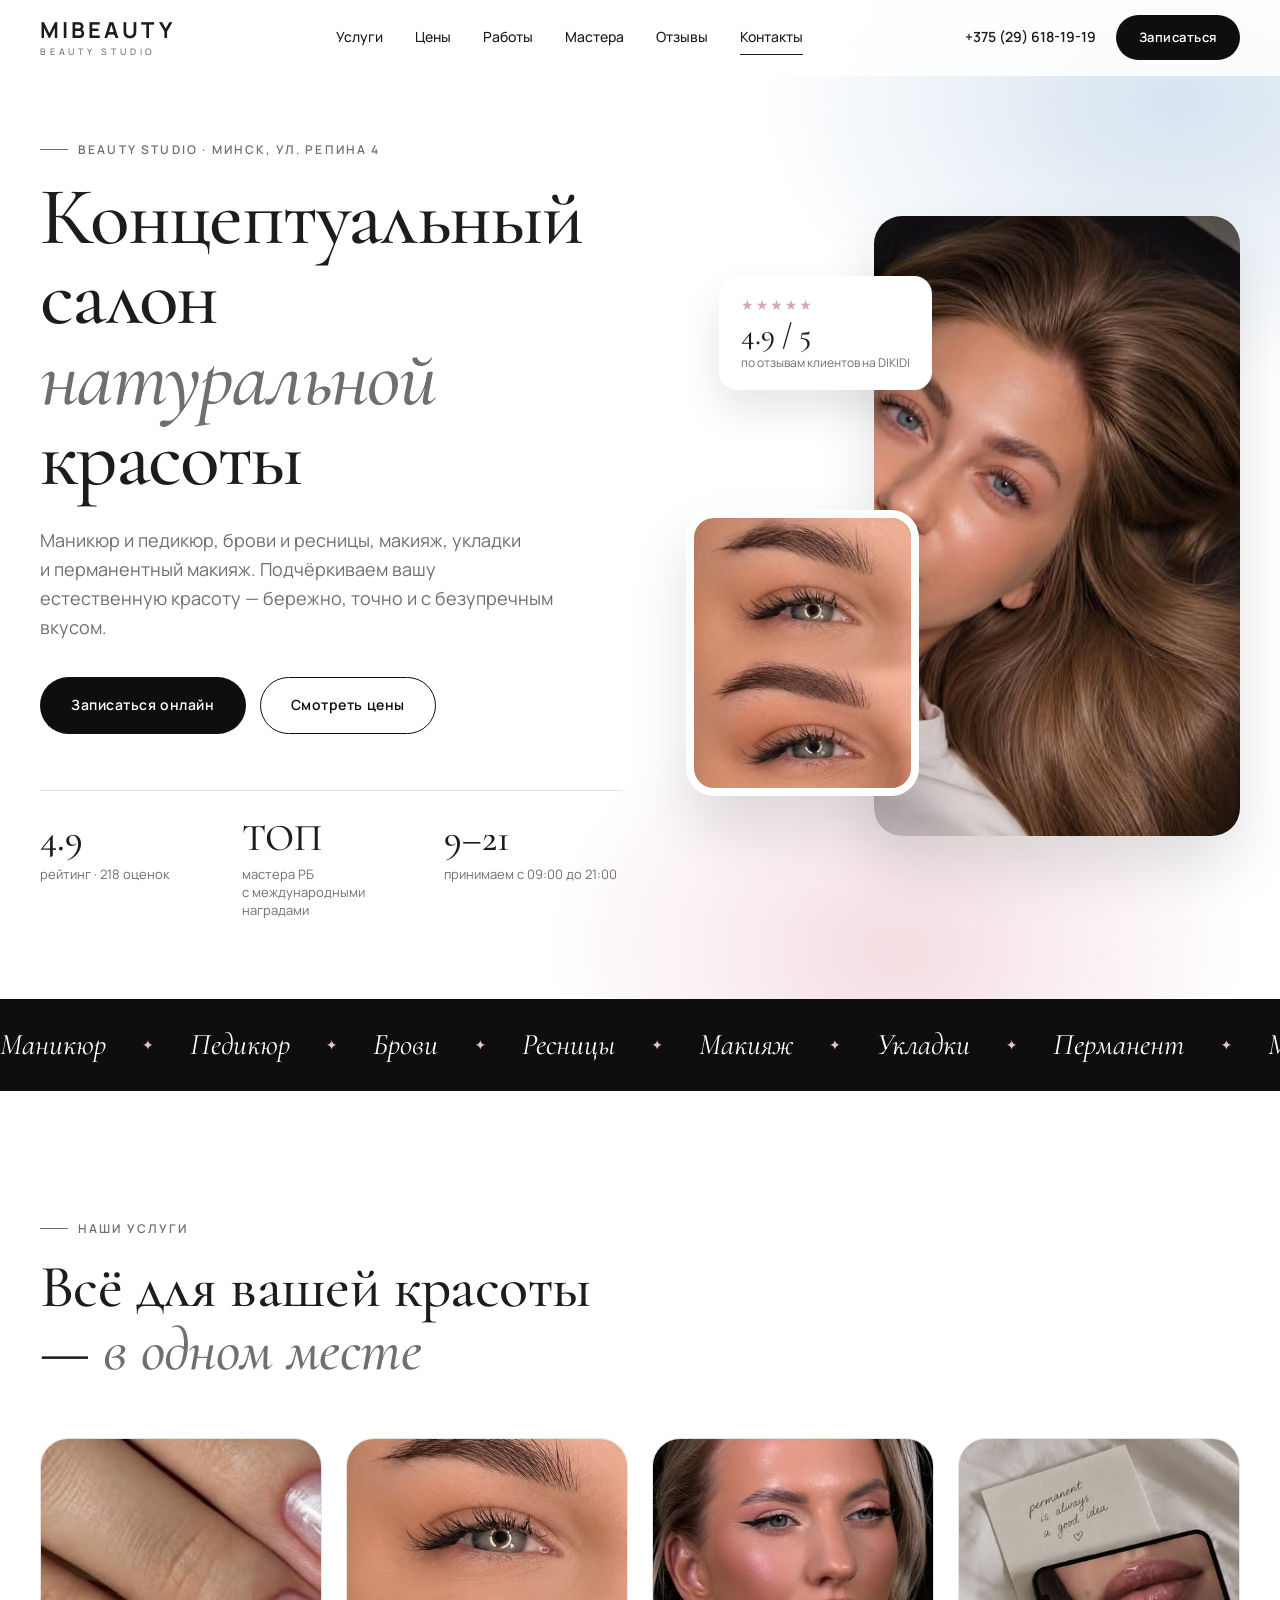
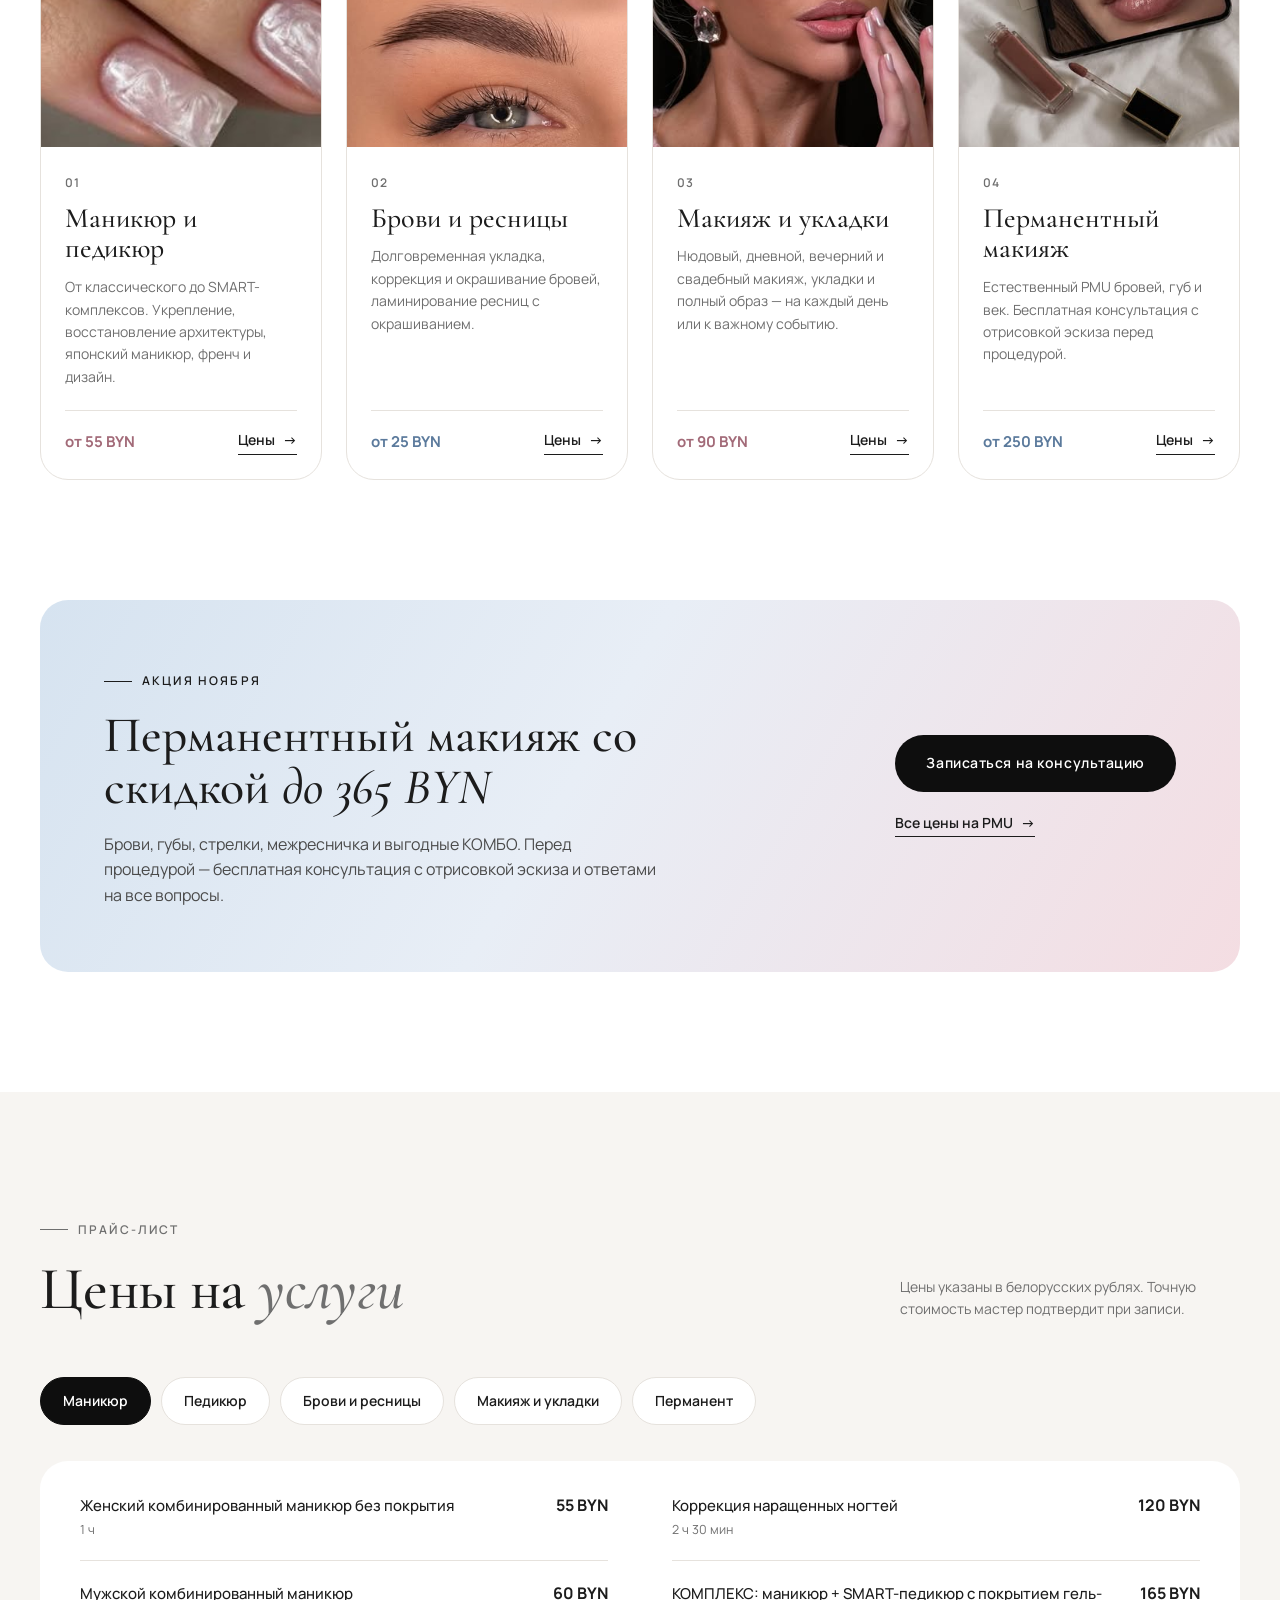
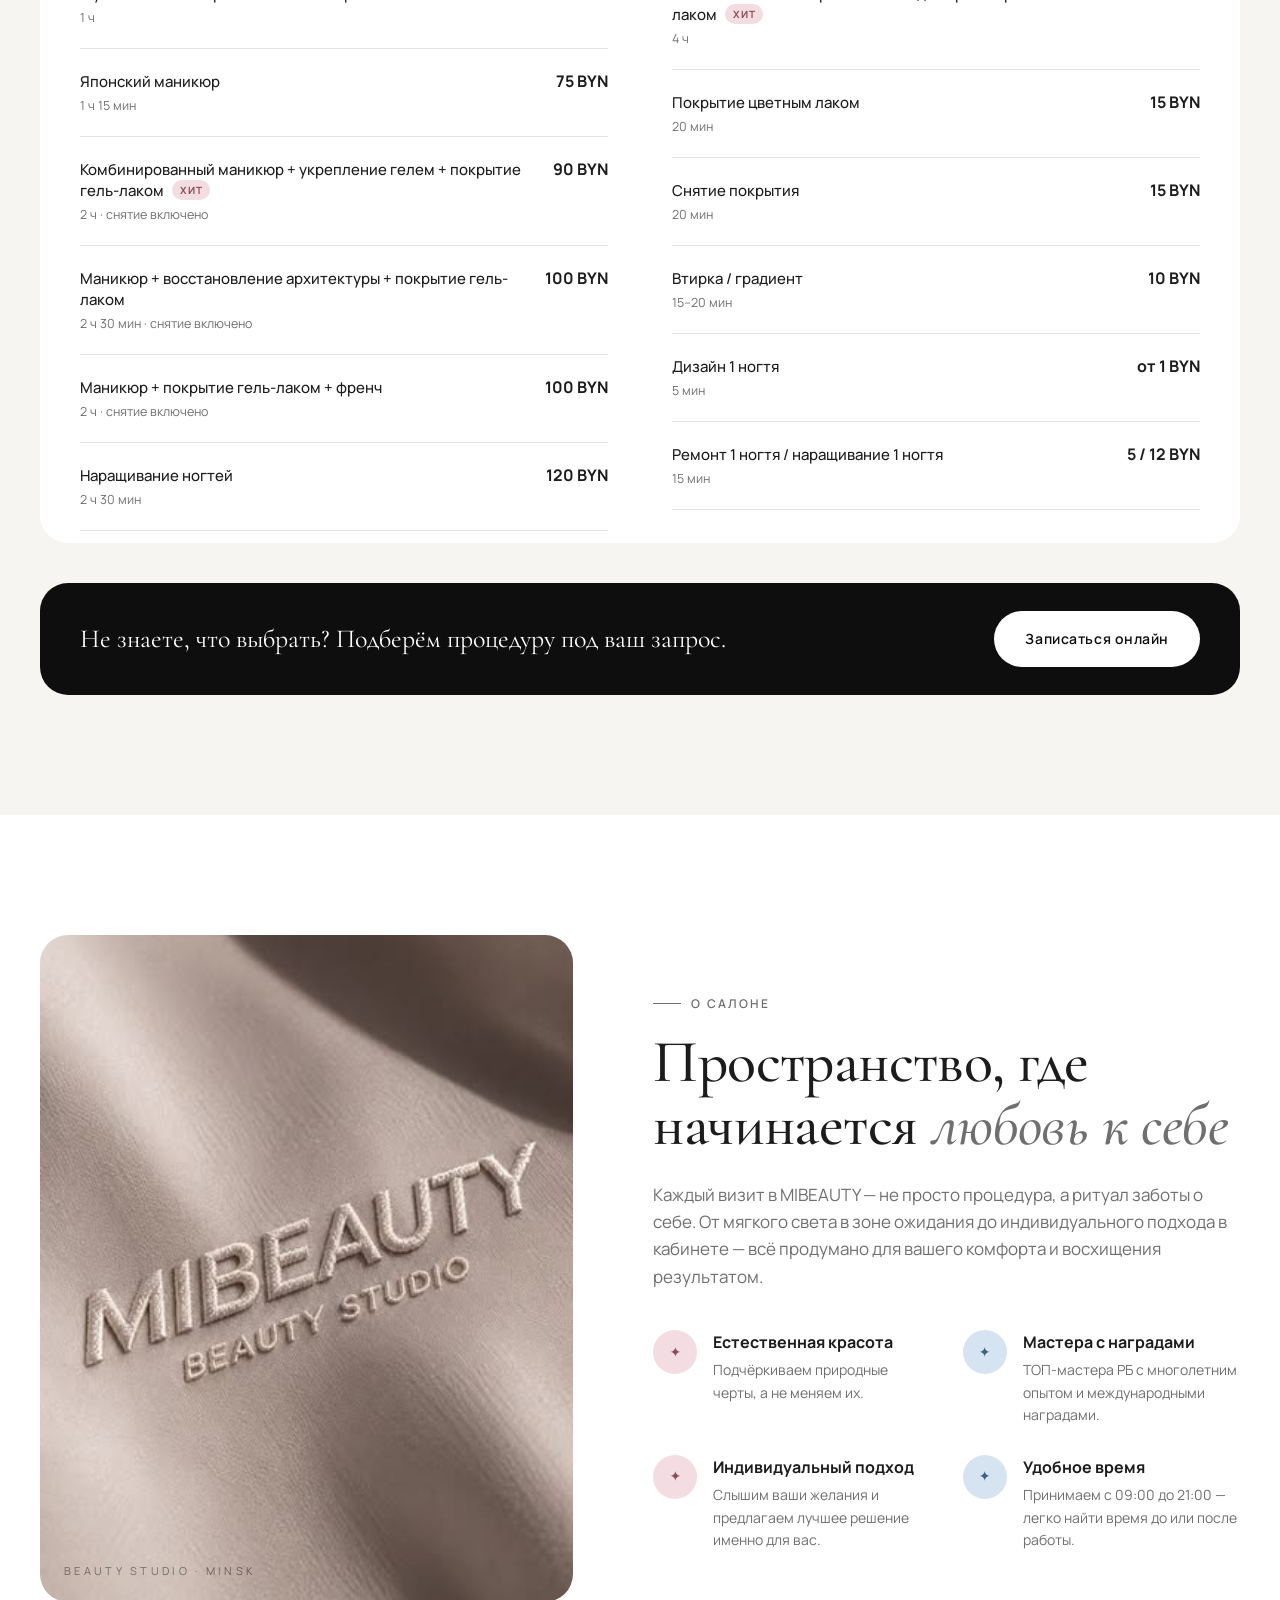
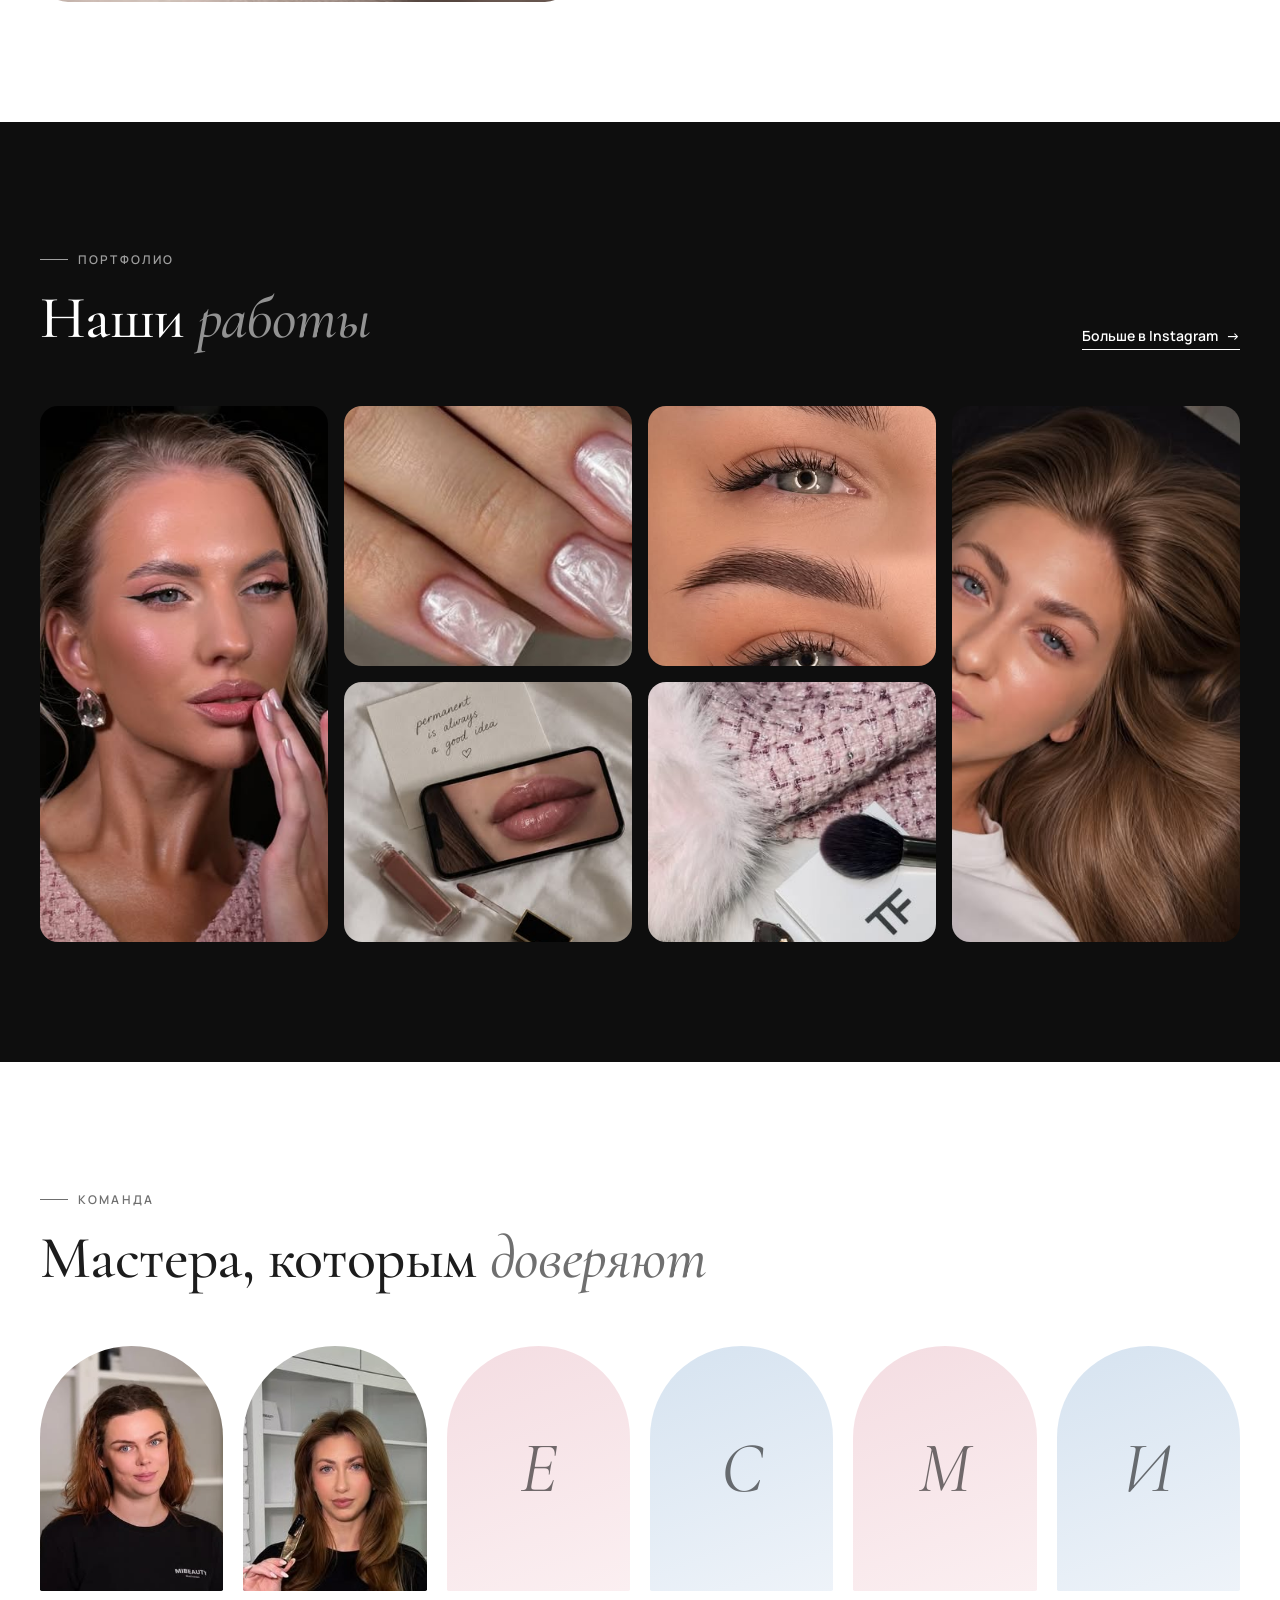
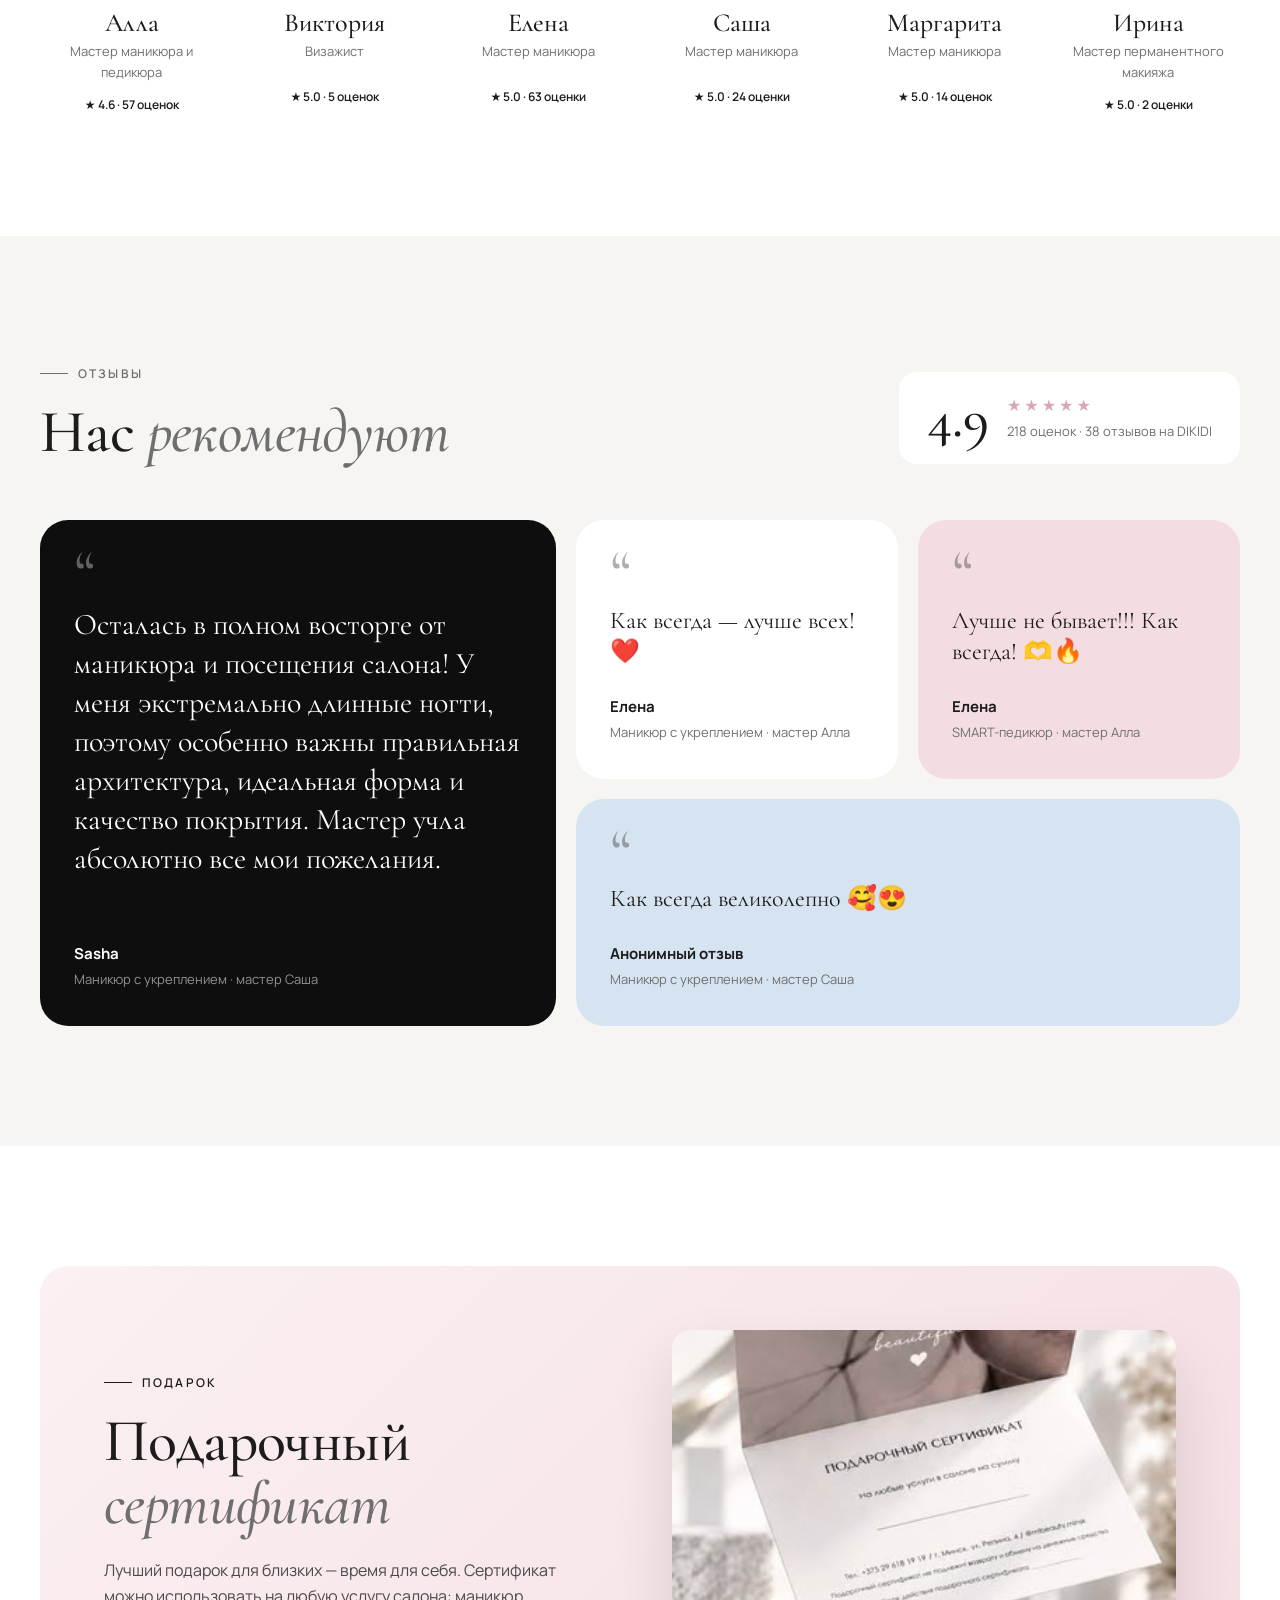
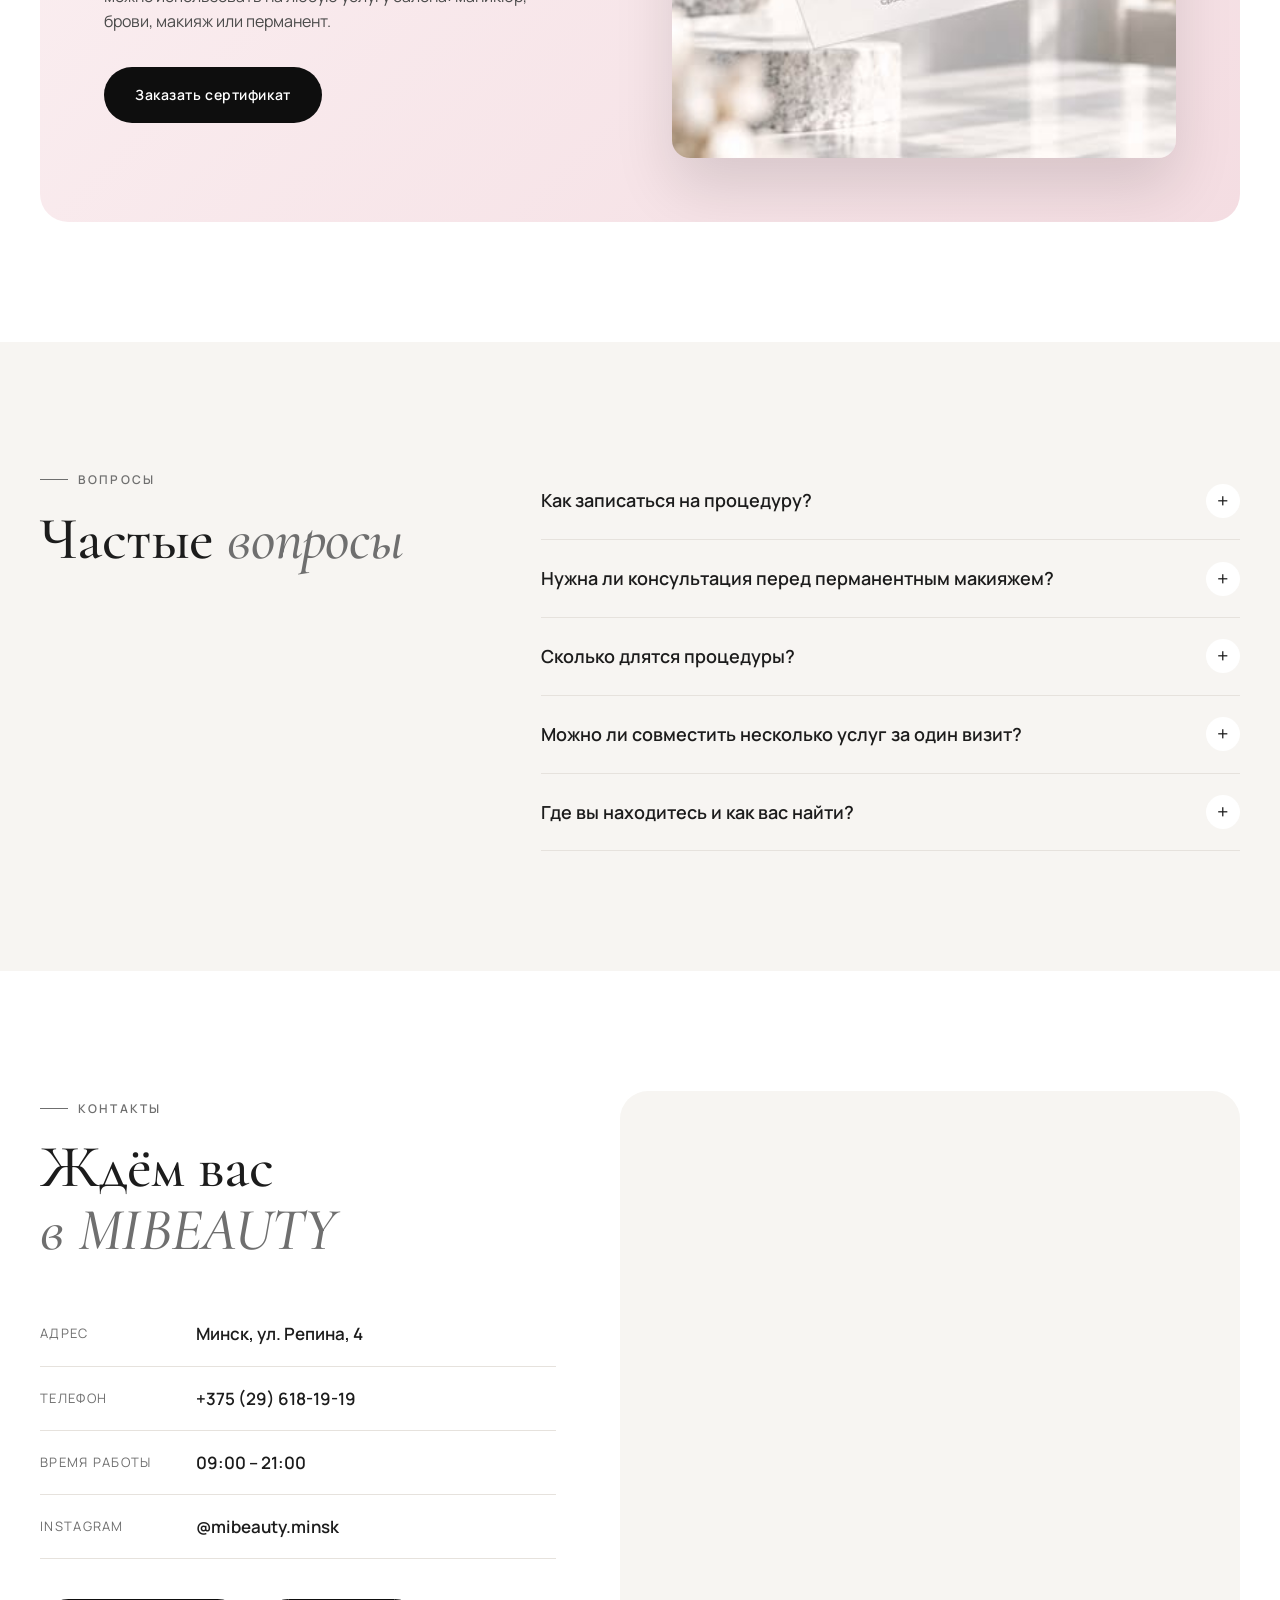
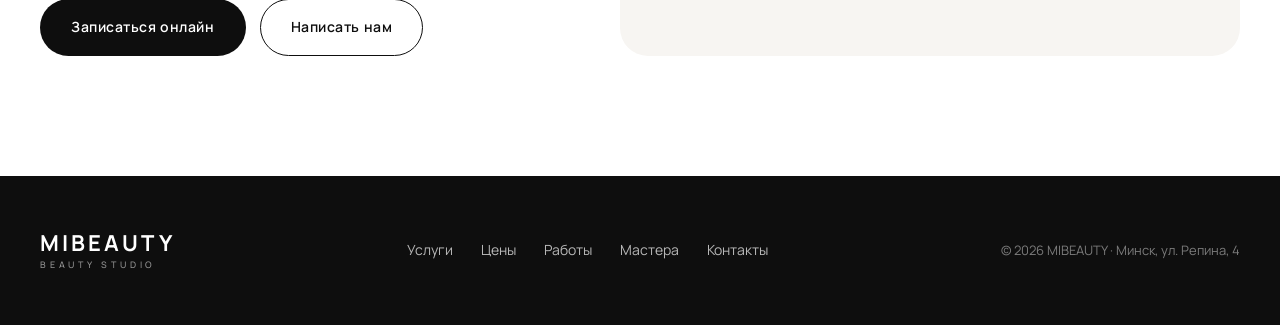
<file: v1/index.html>
<!DOCTYPE html>
<html lang="ru">
<head>
  <meta charset="UTF-8">
  <meta name="viewport" content="width=device-width, initial-scale=1">
  <title>MIBEAUTY — концептуальный салон натуральной красоты в Минске</title>
  <meta name="description" content="MIBEAUTY — салон красоты в Минске на ул. Репина, 4. Маникюр, педикюр, брови и ресницы, макияж и укладки, перманентный макияж. ТОП-мастера с международными наградами. Ежедневно 09:00–21:00.">
  <meta name="theme-color" content="#0e0e0e">
  <link rel="icon" href="../img/logo.jpg">
  <link rel="preconnect" href="https://fonts.googleapis.com">
  <link rel="preconnect" href="https://fonts.gstatic.com" crossorigin>
  <link href="https://fonts.googleapis.com/css2?family=Cormorant+Garamond:ital,wght@0,400;0,500;0,600;1,400;1,500&family=Manrope:wght@300;400;500;600;700&display=swap" rel="stylesheet">
  <link rel="stylesheet" href="styles.css">
</head>
<body>

<!-- ============ HEADER ============ -->
<header class="header" id="top">
  <div class="container header__inner">
    <a href="#top" class="logo" aria-label="MIBEAUTY — на главную">MIBEAUTY<span>beauty studio</span></a>

    <nav class="nav" id="nav" aria-label="Основная навигация">
      <a href="#services">Услуги</a>
      <a href="#prices">Цены</a>
      <a href="#works">Работы</a>
      <a href="#team">Мастера</a>
      <a href="#reviews">Отзывы</a>
      <a href="#contacts">Контакты</a>
      <a href="tel:+375296181919" class="nav__phone-mobile">+375 (29) 618-19-19</a>
    </nav>

    <div class="header__actions">
      <a href="tel:+375296181919" class="header__phone">+375 (29) 618-19-19</a>
      <a href="#" class="btn btn--dark btn--sm js-book">Записаться</a>
      <button class="burger" id="burger" aria-label="Открыть меню" aria-expanded="false" aria-controls="nav">
        <span></span><span></span>
      </button>
    </div>
  </div>
</header>

<main>

<!-- ============ HERO ============ -->
<section class="hero">
  <div class="container hero__grid">
    <div class="hero__content">
      <p class="eyebrow reveal">Beauty studio · Минск, ул. Репина 4</p>
      <h1 class="hero__title reveal">Концептуальный салон <em>натуральной</em> красоты</h1>
      <p class="hero__text reveal">Маникюр и педикюр, брови и ресницы, макияж, укладки и&nbsp;перманентный макияж. Подчёркиваем вашу естественную красоту — бережно, точно и&nbsp;с&nbsp;безупречным вкусом.</p>
      <div class="hero__buttons reveal">
        <a href="#" class="btn btn--dark js-book">Записаться онлайн</a>
        <a href="#prices" class="btn btn--outline">Смотреть цены</a>
      </div>
      <ul class="hero__stats reveal">
        <li><strong>4.9</strong><span>рейтинг · 218 оценок</span></li>
        <li><strong>ТОП</strong><span>мастера РБ с&nbsp;международными наградами</span></li>
        <li><strong>9–21</strong><span>принимаем с&nbsp;09:00 до&nbsp;21:00</span></li>
      </ul>
    </div>

    <div class="hero__visual reveal">
      <div class="hero__img hero__img--main">
        <img src="../img/hair.jpg" alt="Укладка и естественный макияж в MIBEAUTY" width="360" height="640">
      </div>
      <div class="hero__img hero__img--small">
        <img src="../img/brows.jpg" alt="Долговременная укладка бровей и ламинирование ресниц" width="480" height="640">
      </div>
      <div class="hero__badge">
        <span class="hero__badge-stars" aria-hidden="true">★★★★★</span>
        <strong>4.9 / 5</strong>
        <span>по отзывам клиентов на&nbsp;DIKIDI</span>
      </div>
    </div>
  </div>
</section>

<!-- ============ MARQUEE ============ -->
<div class="marquee" aria-hidden="true">
  <div class="marquee__track">
    <span>Маникюр</span><i>✦</i><span>Педикюр</span><i>✦</i><span>Брови</span><i>✦</i><span>Ресницы</span><i>✦</i><span>Макияж</span><i>✦</i><span>Укладки</span><i>✦</i><span>Перманент</span><i>✦</i>
    <span>Маникюр</span><i>✦</i><span>Педикюр</span><i>✦</i><span>Брови</span><i>✦</i><span>Ресницы</span><i>✦</i><span>Макияж</span><i>✦</i><span>Укладки</span><i>✦</i><span>Перманент</span><i>✦</i>
  </div>
</div>

<!-- ============ SERVICES ============ -->
<section class="section" id="services">
  <div class="container">
    <div class="section__head">
      <p class="eyebrow reveal">Наши услуги</p>
      <h2 class="section__title reveal">Всё для вашей красоты —&nbsp;<em>в&nbsp;одном месте</em></h2>
    </div>

    <div class="services">
      <article class="service reveal">
        <div class="service__img"><img src="../img/nails.jpg" alt="Маникюр с дизайном" loading="lazy"></div>
        <div class="service__body">
          <span class="service__num">01</span>
          <h3>Маникюр и педикюр</h3>
          <p>От классического до SMART-комплексов. Укрепление, восстановление архитектуры, японский маникюр, френч и дизайн.</p>
          <div class="service__foot">
            <span class="service__price">от 55 BYN</span>
            <a href="#prices" class="link-arrow" data-tab="manicure">Цены</a>
          </div>
        </div>
      </article>

      <article class="service reveal">
        <div class="service__img"><img src="../img/brows.jpg" alt="Брови и ресницы" loading="lazy"></div>
        <div class="service__body">
          <span class="service__num">02</span>
          <h3>Брови и ресницы</h3>
          <p>Долговременная укладка, коррекция и окрашивание бровей, ламинирование ресниц с окрашиванием.</p>
          <div class="service__foot">
            <span class="service__price">от 25 BYN</span>
            <a href="#prices" class="link-arrow" data-tab="brows">Цены</a>
          </div>
        </div>
      </article>

      <article class="service reveal">
        <div class="service__img"><img src="../img/makeup.jpg" alt="Макияж" loading="lazy"></div>
        <div class="service__body">
          <span class="service__num">03</span>
          <h3>Макияж и укладки</h3>
          <p>Нюдовый, дневной, вечерний и свадебный макияж, укладки и полный образ — на каждый день или к важному событию.</p>
          <div class="service__foot">
            <span class="service__price">от 90 BYN</span>
            <a href="#prices" class="link-arrow" data-tab="makeup">Цены</a>
          </div>
        </div>
      </article>

      <article class="service reveal">
        <div class="service__img"><img src="../img/pmu.jpg" alt="Перманентный макияж губ" loading="lazy"></div>
        <div class="service__body">
          <span class="service__num">04</span>
          <h3>Перманентный макияж</h3>
          <p>Естественный PMU бровей, губ и век. Бесплатная консультация с отрисовкой эскиза перед процедурой.</p>
          <div class="service__foot">
            <span class="service__price">от 250 BYN</span>
            <a href="#prices" class="link-arrow" data-tab="pmu">Цены</a>
          </div>
        </div>
      </article>
    </div>
  </div>
</section>

<!-- ============ PROMO ============ -->
<section class="promo">
  <div class="container promo__inner reveal">
    <div>
      <p class="eyebrow">Акция ноября</p>
      <h2 class="promo__title">Перманентный макияж со скидкой <em>до&nbsp;365&nbsp;BYN</em></h2>
      <p class="promo__text">Брови, губы, стрелки, межресничка и выгодные КОМБО. Перед процедурой — бесплатная консультация с&nbsp;отрисовкой эскиза и&nbsp;ответами на&nbsp;все вопросы.</p>
    </div>
    <div class="promo__actions">
      <a href="#" class="btn btn--dark js-book">Записаться на консультацию</a>
      <a href="#prices" class="link-arrow" data-tab="pmu">Все цены на PMU</a>
    </div>
  </div>
</section>

<!-- ============ PRICES ============ -->
<section class="section section--ivory" id="prices">
  <div class="container">
    <div class="section__head section__head--row">
      <div>
        <p class="eyebrow reveal">Прайс-лист</p>
        <h2 class="section__title reveal">Цены на <em>услуги</em></h2>
      </div>
      <p class="section__note reveal">Цены указаны в белорусских рублях. Точную стоимость мастер подтвердит при записи.</p>
    </div>

    <div class="tabs reveal" role="tablist" aria-label="Категории услуг">
      <button class="tab is-active" role="tab" aria-selected="true" aria-controls="tab-manicure" id="t-manicure" data-tab="manicure">Маникюр</button>
      <button class="tab" role="tab" aria-selected="false" aria-controls="tab-pedicure" id="t-pedicure" data-tab="pedicure" tabindex="-1">Педикюр</button>
      <button class="tab" role="tab" aria-selected="false" aria-controls="tab-brows" id="t-brows" data-tab="brows" tabindex="-1">Брови и ресницы</button>
      <button class="tab" role="tab" aria-selected="false" aria-controls="tab-makeup" id="t-makeup" data-tab="makeup" tabindex="-1">Макияж и укладки</button>
      <button class="tab" role="tab" aria-selected="false" aria-controls="tab-pmu" id="t-pmu" data-tab="pmu" tabindex="-1">Перманент</button>
    </div>

    <div class="price-panels">
      <!-- Маникюр -->
      <div class="price-panel is-active" role="tabpanel" id="tab-manicure" aria-labelledby="t-manicure">
        <ul class="price-list">
          <li><div><b>Женский комбинированный маникюр без покрытия</b><span>1 ч</span></div><strong>55 BYN</strong></li>
          <li><div><b>Мужской комбинированный маникюр</b><span>1 ч</span></div><strong>60 BYN</strong></li>
          <li><div><b>Японский маникюр</b><span>1 ч 15 мин</span></div><strong>75 BYN</strong></li>
          <li class="is-hit"><div><b>Комбинированный маникюр + укрепление гелем + покрытие гель-лаком</b><span>2 ч · снятие включено</span></div><strong>90 BYN</strong></li>
          <li><div><b>Маникюр + восстановление архитектуры + покрытие гель-лаком</b><span>2 ч 30 мин · снятие включено</span></div><strong>100 BYN</strong></li>
          <li><div><b>Маникюр + покрытие гель-лаком + френч</b><span>2 ч · снятие включено</span></div><strong>100 BYN</strong></li>
          <li><div><b>Наращивание ногтей</b><span>2 ч 30 мин</span></div><strong>120 BYN</strong></li>
          <li><div><b>Коррекция наращенных ногтей</b><span>2 ч 30 мин</span></div><strong>120 BYN</strong></li>
          <li class="is-hit"><div><b>КОМПЛЕКС: маникюр + SMART-педикюр с покрытием гель-лаком</b><span>4 ч</span></div><strong>165 BYN</strong></li>
          <li><div><b>Покрытие цветным лаком</b><span>20 мин</span></div><strong>15 BYN</strong></li>
          <li><div><b>Снятие покрытия</b><span>20 мин</span></div><strong>15 BYN</strong></li>
          <li><div><b>Втирка / градиент</b><span>15–20 мин</span></div><strong>10 BYN</strong></li>
          <li><div><b>Дизайн 1 ногтя</b><span>5 мин</span></div><strong>от 1 BYN</strong></li>
          <li><div><b>Ремонт 1 ногтя / наращивание 1 ногтя</b><span>15 мин</span></div><strong>5 / 12 BYN</strong></li>
        </ul>
      </div>

      <!-- Педикюр -->
      <div class="price-panel" role="tabpanel" id="tab-pedicure" aria-labelledby="t-pedicure" hidden>
        <ul class="price-list">
          <li><div><b>Комбинированный педикюр (только пальцы) без покрытия</b><span>1 ч</span></div><strong>65 BYN</strong></li>
          <li><div><b>SMART-педикюр (стопы и пальцы) без покрытия</b><span>1 ч</span></div><strong>75 BYN</strong></li>
          <li><div><b>Комбинированный педикюр (только пальцы) с покрытием гель-лаком</b><span>1 ч 30 мин</span></div><strong>85 BYN</strong></li>
          <li class="is-hit"><div><b>SMART-педикюр (стопы и пальцы) с покрытием гель-лаком</b><span>2 ч</span></div><strong>95 BYN</strong></li>
          <li><div><b>SMART-педикюр мужской (пальцы и стопы)</b><span>1 ч</span></div><strong>100 BYN</strong></li>
          <li><div><b>КОМПЛЕКС: маникюр + SMART-педикюр без покрытия</b><span>2 ч</span></div><strong>110 BYN</strong></li>
          <li><div><b>КОМПЛЕКС мужской: маникюр + SMART-педикюр</b><span>2 ч</span></div><strong>140 BYN</strong></li>
          <li><div><b>Обработка стоп</b><span>20 мин</span></div><strong>30 BYN</strong></li>
          <li><div><b>Уход: SMART-свеча + массаж</b><span>20 мин</span></div><strong>20 BYN</strong></li>
        </ul>
      </div>

      <!-- Брови и ресницы -->
      <div class="price-panel" role="tabpanel" id="tab-brows" aria-labelledby="t-brows" hidden>
        <ul class="price-list">
          <li><div><b>Женская коррекция бровей</b><span>30 мин</span></div><strong>25 BYN</strong></li>
          <li><div><b>Окрашивание бровей (краска)</b><span>30 мин</span></div><strong>30 BYN</strong></li>
          <li><div><b>Окрашивание ресниц</b><span>20 мин</span></div><strong>30 BYN</strong></li>
          <li><div><b>Коррекция и окрашивание бровей</b><span>30 мин</span></div><strong>50 BYN</strong></li>
          <li><div><b>Мужская коррекция бровей</b><span>20 мин</span></div><strong>50 BYN</strong></li>
          <li><div><b>Долговременная укладка бровей</b><span>30 мин</span></div><strong>от 50 BYN</strong></li>
          <li><div><b>Долговременная укладка + коррекция</b><span>1 ч</span></div><strong>55 BYN</strong></li>
          <li><div><b>Долговременная укладка + окрашивание</b><span>1 ч</span></div><strong>от 60 BYN</strong></li>
          <li class="is-hit"><div><b>Долговременная укладка бровей (коррекция + окрашивание)</b><span>1 ч</span></div><strong>от 70 BYN</strong></li>
          <li class="is-hit"><div><b>Ламинирование ресниц с окрашиванием</b><span>1 ч</span></div><strong>90 BYN</strong></li>
          <li><div><b>Ламинирование ресниц + коррекция и окрашивание бровей</b><span>1 ч 30 мин</span></div><strong>125 BYN</strong></li>
          <li><div><b>Ламинирование ресниц + ламинирование, коррекция и окрашивание бровей</b><span>2 ч</span></div><strong>145 BYN</strong></li>
        </ul>
      </div>

      <!-- Макияж -->
      <div class="price-panel" role="tabpanel" id="tab-makeup" aria-labelledby="t-makeup" hidden>
        <ul class="price-list">
          <li><div><b>Макияж нюдовый</b><span>1 ч</span></div><strong>90 BYN</strong></li>
          <li><div><b>Дневной макияж</b><span>1 ч</span></div><strong>120 BYN</strong></li>
          <li><div><b>Укладка</b><span>1 ч</span></div><strong>120 BYN</strong></li>
          <li><div><b>Вечерний макияж</b><span>1 ч</span></div><strong>160 BYN</strong></li>
          <li><div><b>Свадебный макияж</b><span>1 ч 30 мин</span></div><strong>200 BYN</strong></li>
          <li class="is-hit"><div><b>Полный образ (макияж + укладка)</b><span>2 ч 30 мин</span></div><strong>300 BYN</strong></li>
        </ul>
      </div>

      <!-- Перманент -->
      <div class="price-panel" role="tabpanel" id="tab-pmu" aria-labelledby="t-pmu" hidden>
        <ul class="price-list">
          <li class="is-free"><div><b>Консультация с отрисовкой эскиза и ответами на все вопросы</b><span>15 мин</span></div><strong>Бесплатно</strong></li>
          <li><div><b>Межресничка без растушёвки / с растушёвкой</b><span>1 ч · акция ноября −100 BYN</span></div><strong>250 BYN</strong></li>
          <li><div><b>Стрелки (с растушёвкой и без)</b><span>1 ч · акция ноября −115 BYN</span></div><strong>290 BYN</strong></li>
          <li><div><b>Губы (все техники)</b><span>1 ч · акция ноября −115 BYN</span></div><strong>290 BYN</strong></li>
          <li><div><b>Брови (все техники, кроме волосковой)</b><span>1 ч 10 мин · акция ноября −115 BYN</span></div><strong>290 BYN</strong></li>
          <li><div><b>Брови (волосковая техника)</b><span>1 ч 10 мин · акция ноября −125 BYN</span></div><strong>340 BYN</strong></li>
          <li><div><b>КОМБО #2: брови или губы + межресничка без растушёвки</b><span>2 ч · акция ноября −216 BYN</span></div><strong>479 BYN</strong></li>
          <li class="is-hit"><div><b>КОМБО #1: брови и губы в любых техниках</b><span>2 ч 10 мин · акция ноября −221 BYN</span></div><strong>529 BYN</strong></li>
          <li><div><b>КОМБО #4: брови, губы + межресничка без растушёвки</b><span>3 ч · акция ноября −330 BYN</span></div><strong>769 BYN</strong></li>
          <li><div><b>КОМБО #3: брови, губы + стрелки или межресничка с растушёвкой</b><span>3 ч · акция ноября −365 BYN</span></div><strong>790 BYN</strong></li>
          <li><div><b>Процедура коррекции (1 / 2 / 3 зоны)</b><span>40 мин – 2 ч</span></div><strong>150 / 300 / 450 BYN</strong></li>
          <li><div><b>Ремувер (осветление старого PMU)</b><span>1 ч</span></div><strong>150 BYN</strong></li>
        </ul>
      </div>
    </div>

    <div class="prices__cta reveal">
      <p>Не знаете, что выбрать? Подберём процедуру под ваш запрос.</p>
      <a href="#" class="btn btn--dark js-book">Записаться онлайн</a>
    </div>
  </div>
</section>

<!-- ============ ABOUT ============ -->
<section class="section about">
  <div class="container about__grid">
    <div class="about__img reveal">
      <img src="../img/brand.jpg" alt="MIBEAUTY beauty studio" loading="lazy">
    </div>
    <div class="about__content">
      <p class="eyebrow reveal">О салоне</p>
      <h2 class="section__title reveal">Пространство, где начинается <em>любовь к&nbsp;себе</em></h2>
      <p class="about__text reveal">Каждый визит в MIBEAUTY — не просто процедура, а ритуал заботы о себе. От мягкого света в зоне ожидания до индивидуального подхода в кабинете — всё продумано для вашего комфорта и восхищения результатом.</p>
      <ul class="features">
        <li class="reveal">
          <span class="features__icon" aria-hidden="true">✦</span>
          <div><h3>Естественная красота</h3><p>Подчёркиваем природные черты, а не меняем их.</p></div>
        </li>
        <li class="reveal">
          <span class="features__icon" aria-hidden="true">✦</span>
          <div><h3>Мастера с наградами</h3><p>ТОП-мастера РБ с многолетним опытом и международными наградами.</p></div>
        </li>
        <li class="reveal">
          <span class="features__icon" aria-hidden="true">✦</span>
          <div><h3>Индивидуальный подход</h3><p>Слышим ваши желания и предлагаем лучшее решение именно для вас.</p></div>
        </li>
        <li class="reveal">
          <span class="features__icon" aria-hidden="true">✦</span>
          <div><h3>Удобное время</h3><p>Принимаем с 09:00 до 21:00 — легко найти время до или после работы.</p></div>
        </li>
      </ul>
    </div>
  </div>
</section>

<!-- ============ WORKS ============ -->
<section class="section section--dark" id="works">
  <div class="container">
    <div class="section__head section__head--row">
      <div>
        <p class="eyebrow eyebrow--light reveal">Портфолио</p>
        <h2 class="section__title reveal">Наши <em>работы</em></h2>
      </div>
      <a href="https://www.instagram.com/mibeauty.minsk/" class="link-arrow link-arrow--light reveal" target="_blank" rel="noopener">Больше в Instagram</a>
    </div>

    <div class="gallery">
      <button class="gallery__item gallery__item--tall reveal" data-full="../img/makeup.jpg"><img src="../img/makeup.jpg" alt="Вечерний макияж" loading="lazy"><span>Макияж</span></button>
      <button class="gallery__item reveal" data-full="../img/nails.jpg"><img src="../img/nails.jpg" alt="Маникюр с дизайном" loading="lazy"><span>Маникюр</span></button>
      <button class="gallery__item reveal" data-full="../img/brows.jpg"><img src="../img/brows.jpg" alt="Брови и ресницы" loading="lazy"><span>Брови и ресницы</span></button>
      <button class="gallery__item gallery__item--tall reveal" data-full="../img/hair.jpg"><img src="../img/hair.jpg" alt="Укладка" loading="lazy"><span>Укладка</span></button>
      <button class="gallery__item reveal" data-full="../img/pmu.jpg"><img src="../img/pmu.jpg" alt="Перманентный макияж губ" loading="lazy"><span>Перманент губ</span></button>
      <button class="gallery__item reveal" data-full="../img/tools.jpg"><img src="../img/tools.jpg" alt="Косметика для макияжа" loading="lazy"><span>Мейкап-студия</span></button>
    </div>
  </div>
</section>

<!-- ============ TEAM ============ -->
<section class="section" id="team">
  <div class="container">
    <div class="section__head">
      <p class="eyebrow reveal">Команда</p>
      <h2 class="section__title reveal">Мастера, которым <em>доверяют</em></h2>
    </div>

    <div class="team">
      <article class="master reveal">
        <div class="master__img"><img src="../img/alla.jpg" alt="Алла — мастер маникюра и педикюра" loading="lazy"></div>
        <h3>Алла</h3><p>Мастер маникюра и педикюра</p><span class="master__rate">★ 4.6 · 57 оценок</span>
      </article>
      <article class="master reveal">
        <div class="master__img"><img src="../img/victoria.jpg" alt="Виктория — визажист" loading="lazy"></div>
        <h3>Виктория</h3><p>Визажист</p><span class="master__rate">★ 5.0 · 5 оценок</span>
      </article>
      <article class="master reveal">
        <div class="master__img master__img--mono master__img--pink"><span>Е</span></div>
        <h3>Елена</h3><p>Мастер маникюра</p><span class="master__rate">★ 5.0 · 63 оценки</span>
      </article>
      <article class="master reveal">
        <div class="master__img master__img--mono master__img--blue"><span>С</span></div>
        <h3>Саша</h3><p>Мастер маникюра</p><span class="master__rate">★ 5.0 · 24 оценки</span>
      </article>
      <article class="master reveal">
        <div class="master__img master__img--mono master__img--pink"><span>М</span></div>
        <h3>Маргарита</h3><p>Мастер маникюра</p><span class="master__rate">★ 5.0 · 14 оценок</span>
      </article>
      <article class="master reveal">
        <div class="master__img master__img--mono master__img--blue"><span>И</span></div>
        <h3>Ирина</h3><p>Мастер перманентного макияжа</p><span class="master__rate">★ 5.0 · 2 оценки</span>
      </article>
    </div>
  </div>
</section>

<!-- ============ REVIEWS ============ -->
<section class="section section--ivory" id="reviews">
  <div class="container">
    <div class="reviews__head">
      <div>
        <p class="eyebrow reveal">Отзывы</p>
        <h2 class="section__title reveal">Нас <em>рекомендуют</em></h2>
      </div>
      <div class="rating reveal">
        <strong>4.9</strong>
        <div>
          <span class="rating__stars" aria-label="Рейтинг 4.9 из 5">★★★★★</span>
          <span>218 оценок · 38 отзывов на DIKIDI</span>
        </div>
      </div>
    </div>

    <div class="reviews">
      <figure class="review reveal">
        <blockquote>Осталась в полном восторге от маникюра и посещения салона! У меня экстремально длинные ногти, поэтому особенно важны правильная архитектура, идеальная форма и качество покрытия. Мастер учла абсолютно все мои пожелания.</blockquote>
        <figcaption><b>Sasha</b><span>Маникюр с укреплением · мастер Саша</span></figcaption>
      </figure>
      <figure class="review reveal">
        <blockquote>Как всегда — лучше всех! ❤️</blockquote>
        <figcaption><b>Елена</b><span>Маникюр с укреплением · мастер Алла</span></figcaption>
      </figure>
      <figure class="review reveal">
        <blockquote>Лучше не бывает!!! Как всегда! 🫶🔥</blockquote>
        <figcaption><b>Елена</b><span>SMART-педикюр · мастер Алла</span></figcaption>
      </figure>
      <figure class="review reveal">
        <blockquote>Как всегда великолепно 🥰😍</blockquote>
        <figcaption><b>Анонимный отзыв</b><span>Маникюр с укреплением · мастер Саша</span></figcaption>
      </figure>
    </div>
  </div>
</section>

<!-- ============ CERTIFICATE ============ -->
<section class="section certificate">
  <div class="container certificate__grid">
    <div class="certificate__content">
      <p class="eyebrow reveal">Подарок</p>
      <h2 class="section__title reveal">Подарочный <em>сертификат</em></h2>
      <p class="reveal">Лучший подарок для близких — время для себя. Сертификат можно использовать на любую услугу салона: маникюр, брови, макияж или перманент.</p>
      <a href="#" class="btn btn--dark reveal js-book">Заказать сертификат</a>
    </div>
    <div class="certificate__img reveal">
      <img src="../img/certificate.jpg" alt="Подарочный сертификат MIBEAUTY" loading="lazy">
    </div>
  </div>
</section>

<!-- ============ FAQ ============ -->
<section class="section section--ivory">
  <div class="container faq__grid">
    <div>
      <p class="eyebrow reveal">Вопросы</p>
      <h2 class="section__title reveal">Частые <em>вопросы</em></h2>
    </div>
    <div class="faq">
      <details class="reveal">
        <summary>Как записаться на процедуру?</summary>
        <p>Онлайн через кнопку «Записаться» на сайте — выберите услугу, мастера и удобное время. Или позвоните нам: +375 (29) 618-19-19.</p>
      </details>
      <details class="reveal">
        <summary>Нужна ли консультация перед перманентным макияжем?</summary>
        <p>Да, и она бесплатная. Мастер отрисует эскиз, подберёт форму и оттенок и ответит на все вопросы — вы увидите результат ещё до процедуры.</p>
      </details>
      <details class="reveal">
        <summary>Сколько длятся процедуры?</summary>
        <p>Время указано в прайс-листе напротив каждой услуги. Например, маникюр с покрытием занимает около 2 часов, ламинирование ресниц — около часа.</p>
      </details>
      <details class="reveal">
        <summary>Можно ли совместить несколько услуг за один визит?</summary>
        <p>Конечно. Есть готовые комплексы — маникюр + педикюр, ламинирование ресниц + брови, макияж + укладка. Так выходит быстрее и выгоднее.</p>
      </details>
      <details class="reveal">
        <summary>Где вы находитесь и как вас найти?</summary>
        <p>Минск, ул. Репина, 4. Мы принимаем с 09:00 до 21:00. Схема проезда — на карте ниже.</p>
      </details>
    </div>
  </div>
</section>

<!-- ============ CONTACTS ============ -->
<section class="section contacts" id="contacts">
  <div class="container contacts__grid">
    <div class="contacts__info">
      <p class="eyebrow reveal">Контакты</p>
      <h2 class="section__title reveal">Ждём вас <em>в&nbsp;MIBEAUTY</em></h2>
      <ul class="contacts__list reveal">
        <li><span>Адрес</span><b>Минск, ул. Репина, 4</b></li>
        <li><span>Телефон</span><a href="tel:+375296181919">+375 (29) 618-19-19</a></li>
        <li><span>Время работы</span><b>09:00 – 21:00</b></li>
        <li><span>Instagram</span><a href="https://www.instagram.com/mibeauty.minsk/" target="_blank" rel="noopener">@mibeauty.minsk</a></li>
      </ul>
      <div class="contacts__buttons reveal">
        <a href="#" class="btn btn--dark js-book">Записаться онлайн</a>
        <a href="#" class="btn btn--outline js-book">Написать нам</a>
      </div>
    </div>
    <div class="contacts__map reveal">
      <iframe src="https://yandex.ru/map-widget/v1/?ll=27.52728%2C53.91263&z=16&pt=27.52728%2C53.91263%2Cpm2dgm" title="MIBEAUTY на карте: Минск, ул. Репина, 4" loading="lazy" allowfullscreen></iframe>
    </div>
  </div>
</section>

</main>

<!-- ============ FOOTER ============ -->
<footer class="footer">
  <div class="container footer__inner">
    <a href="#top" class="logo logo--light">MIBEAUTY<span>beauty studio</span></a>
    <nav class="footer__nav" aria-label="Навигация в подвале">
      <a href="#services">Услуги</a><a href="#prices">Цены</a><a href="#works">Работы</a><a href="#team">Мастера</a><a href="#contacts">Контакты</a>
    </nav>
    <p class="footer__copy">© 2026 MIBEAUTY · Минск, ул. Репина, 4</p>
  </div>
</footer>

<!-- Mobile sticky bar -->
<div class="mobile-bar">
  <a href="tel:+375296181919" class="btn btn--outline-light">Позвонить</a>
  <a href="#" class="btn btn--light js-book">Записаться</a>
</div>

<!-- Lightbox -->
<div class="lightbox" id="lightbox" role="dialog" aria-modal="true" aria-label="Просмотр фото" hidden>
  <button class="lightbox__close" aria-label="Закрыть">×</button>
  <img alt="">
</div>

<!-- Toast -->
<div class="toast" id="toast" role="status" aria-live="polite"></div>

<script src="script.js"></script>
</body>
</html>
</file>
<file: styles.css>
/* =========================================================
   MIBEAUTY — салон красоты · Минск
   Чёрный / белый + пастельные розовый и голубой
   ========================================================= */
:root {
  --black: #0d0d0d;
  --dark: #161616;
  --dark-2: #1f1f1f;
  --ink: #151515;
  --gray: #707070;
  --gray-light: #a3a3a3;
  --line: #e7e3df;
  --line-dark: rgba(255,255,255,.12);
  --white: #fff;
  --ivory: #f6f4f1;
  --pink: #f3d7dd;
  --pink-2: #e7b9c4;
  --pink-ink: #8d4c5c;
  --stone: #ebe6e0;
  --stone-2: #cfc6bd;
  --stone-ink: #4d463f;
  --font: "Manrope", system-ui, -apple-system, "Segoe UI", sans-serif;
  --r: 16px;
  --r-lg: 24px;
  --header-h: 84px;
  --ease: cubic-bezier(.2,.7,.2,1);
}

*, *::before, *::after { box-sizing: border-box; }
html { scroll-behavior: smooth; scroll-padding-top: var(--header-h); }
body { margin: 0; font-family: var(--font); font-size: 16px; line-height: 1.6; color: var(--ink); background: var(--white); -webkit-font-smoothing: antialiased; }
body.is-locked { overflow: hidden; }
img { display: block; max-width: 100%; }
a { color: inherit; text-decoration: none; }
button { font: inherit; color: inherit; background: none; border: 0; cursor: pointer; padding: 0; }
input, select { font: inherit; }
h1, h2, h3, p { margin: 0; }
svg { width: 1em; height: 1em; flex: none; }
:focus-visible { outline: 2px solid var(--pink-2); outline-offset: 3px; border-radius: 6px; }

.container { width: min(1240px, 100% - 48px); margin-inline: auto; }

/* ---------- Typography ---------- */
.title {
  font-size: clamp(30px, 4.2vw, 54px); line-height: 1.08; font-weight: 800;
  text-transform: uppercase; letter-spacing: -.01em; max-width: 900px;
}
.title--sm { font-size: clamp(24px, 2.8vw, 36px); }
.accent { color: #b97888; }
.section--dark .accent, .hero .accent, .lead--dark .accent { color: var(--pink-2); }
.subtitle { color: var(--gray); margin-top: 14px; max-width: 520px; }
.subtitle--light { color: var(--gray-light); }

/* ---------- Buttons ---------- */
.btn {
  display: inline-flex; align-items: center; justify-content: center; gap: 10px;
  padding: 17px 30px; border-radius: 12px; border: 1px solid transparent;
  font-size: 15px; font-weight: 700; white-space: nowrap;
  transition: transform .25s var(--ease), background .25s, color .25s, border-color .25s, box-shadow .25s;
}
.btn svg { font-size: 16px; transition: transform .25s var(--ease); }
.btn:hover { transform: translateY(-2px); }
.btn:hover svg { transform: translate(2px,-2px); }
.btn--sm { padding: 12px 20px; font-size: 14px; border-radius: 10px; }
.btn--block { width: 100%; }
.btn--accent { background: var(--pink); color: var(--black); }
.btn--accent:hover { background: var(--pink-2); box-shadow: 0 12px 28px rgba(231,185,196,.35); }
.btn--dark { background: var(--black); color: var(--white); }
.btn--dark:hover { box-shadow: 0 12px 28px rgba(0,0,0,.2); }
.btn--light { background: var(--white); color: var(--black); }
.btn--outline { border-color: var(--black); color: var(--black); }
.btn--outline:hover { background: var(--black); color: var(--white); }
.btn--ghost { border-color: rgba(255,255,255,.35); color: var(--white); }
.btn--ghost:hover { background: rgba(255,255,255,.1); border-color: var(--white); }

.icon-btn {
  width: 42px; height: 42px; border-radius: 50%; display: grid; place-items: center;
  background: rgba(255,255,255,.08); color: var(--white); font-size: 18px; transition: background .25s, color .25s;
}
.icon-btn:hover { background: var(--pink); color: var(--black); }

.chip {
  display: inline-flex; align-items: center; padding: 10px 18px; border-radius: 999px;
  background: rgba(255,255,255,.1); border: 1px solid rgba(255,255,255,.2); backdrop-filter: blur(8px);
  font-size: 14px; font-weight: 600; color: var(--white);
}

.stars { display: inline-flex; gap: 2px; color: #e5a9b8; font-size: 16px; }

/* ---------- Header ---------- */
.header {
  position: fixed; inset: 0 0 auto; z-index: 60; height: var(--header-h);
  background: rgba(13,13,13,.72); backdrop-filter: blur(16px); -webkit-backdrop-filter: blur(16px);
  color: var(--white); border-bottom: 1px solid transparent; transition: background .3s, border-color .3s;
}
.header.is-scrolled { background: rgba(13,13,13,.94); border-color: var(--line-dark); }
.header__inner { height: 100%; display: flex; align-items: center; gap: 28px; }
.logo { display: flex; flex-direction: column; line-height: 1; font-weight: 800; font-size: 22px; letter-spacing: .14em; }
.logo span { font-size: 8.5px; font-weight: 600; letter-spacing: .45em; text-transform: uppercase; opacity: .55; margin-top: 6px; }
.header__city { display: flex; align-items: center; gap: 6px; font-size: 13px; color: var(--gray-light); white-space: nowrap; }
.header__city svg { font-size: 16px; color: var(--pink-2); }
.nav { display: flex; gap: 26px; margin-left: auto; }
.nav a { font-size: 14px; font-weight: 600; opacity: .85; transition: opacity .2s, color .2s; position: relative; }
.nav a:hover, .nav a.is-active { opacity: 1; color: var(--pink-2); }
.header__contacts { display: flex; flex-direction: column; line-height: 1.3; text-align: right; }
.header__phone { font-weight: 700; font-size: 15px; white-space: nowrap; }
.header__hours { font-size: 12px; color: var(--gray-light); }
.header__socials { display: flex; gap: 8px; }
.burger { display: none; width: 44px; height: 44px; position: relative; margin-left: auto; }
.burger span { position: absolute; left: 11px; width: 22px; height: 2px; border-radius: 2px; background: var(--white); transition: transform .3s var(--ease), top .3s var(--ease); }
.burger span:first-child { top: 17px; } .burger span:last-child { top: 25px; }
.burger[aria-expanded="true"] span:first-child { top: 21px; transform: rotate(45deg); }
.burger[aria-expanded="true"] span:last-child { top: 21px; transform: rotate(-45deg); }

/* ---------- Hero ---------- */
.hero { position: relative; min-height: min(100vh, 900px); min-height: min(100svh, 900px); display: flex; align-items: flex-end; color: var(--white); background: var(--black); overflow: hidden; padding: calc(var(--header-h) + 48px) 0 64px; }
/* фоновое фото: затемнено и полупрозрачное */
.hero__bg { position: absolute; inset: 0; }
.hero__bg img { width: 100%; height: 100%; object-fit: cover; object-position: 70% 35%; opacity: .5; filter: grayscale(1) brightness(.75) contrast(1.05); }
.hero__bg::after { content: ""; position: absolute; inset: 0; background: linear-gradient(90deg, rgba(13,13,13,.85) 0%, rgba(13,13,13,.55) 45%, rgba(13,13,13,.25) 100%), linear-gradient(0deg, rgba(13,13,13,.8) 0%, transparent 45%); }
.hero__inner { position: relative; display: grid; grid-template-columns: 1fr 380px; gap: 56px; align-items: end; }
.hero__title { font-size: clamp(38px, 5.6vw, 76px); line-height: 1.02; font-weight: 800; text-transform: uppercase; letter-spacing: -.02em; margin: 26px 0 24px; max-width: 820px; }
.hero__lead { font-size: 18px; color: rgba(255,255,255,.75); max-width: 560px; margin-bottom: 36px; }
.hero__buttons { display: flex; flex-wrap: wrap; gap: 14px; }

.quiz-teaser {
  background: rgba(255,255,255,.08); border: 1px solid rgba(255,255,255,.16); backdrop-filter: blur(18px); -webkit-backdrop-filter: blur(18px);
  border-radius: var(--r-lg); padding: 30px;
}
.quiz-teaser__title { font-size: 22px; font-weight: 800; line-height: 1.2; text-transform: uppercase; margin-bottom: 12px; }
.quiz-teaser__text { color: rgba(255,255,255,.7); font-size: 15px; margin-bottom: 22px; }
.quiz-teaser .btn { width: 100%; }
.quiz-teaser__facts { list-style: none; margin: 26px 0 0; padding: 22px 0 0; border-top: 1px solid rgba(255,255,255,.15); display: grid; grid-template-columns: repeat(3,1fr); gap: 10px; }
.quiz-teaser__facts b { display: block; font-size: 26px; line-height: 1; margin-bottom: 6px; }
.quiz-teaser__facts span { font-size: 12px; color: rgba(255,255,255,.6); line-height: 1.3; display: block; }

/* ---------- Sections ---------- */
.section { padding: 110px 0; }
.section--dark { background: var(--black); color: var(--white); }
.section--ivory { background: var(--ivory); }
.head-row { display: flex; justify-content: space-between; align-items: flex-end; gap: 24px 40px; flex-wrap: wrap; margin-bottom: 52px; }

/* ---------- Reasons ---------- */
.reasons { display: grid; grid-template-columns: repeat(3, 1fr); gap: 20px; margin-top: 56px; }
.reason { background: var(--dark); border: 1px solid var(--line-dark); border-radius: var(--r-lg); padding: 34px 30px; transition: border-color .3s, transform .3s var(--ease), background .3s; }
.reason:hover { border-color: var(--pink-2); transform: translateY(-4px); background: var(--dark-2); }
.reason__num { display: inline-block; font-size: 13px; font-weight: 700; color: var(--pink-2); margin-bottom: 26px; }
.reason h3 { font-size: 21px; font-weight: 800; line-height: 1.25; margin-bottom: 14px; }
.reason p { color: var(--gray-light); font-size: 15px; }

/* ---------- Services ---------- */
.services { display: grid; grid-template-columns: repeat(2, 1fr); gap: 24px; }
.service { display: grid; grid-template-columns: 44% 1fr; background: var(--ivory); border-radius: var(--r-lg); overflow: hidden; min-height: 320px; transition: box-shadow .4s var(--ease), transform .4s var(--ease); }
.service:hover { transform: translateY(-4px); box-shadow: 0 24px 50px rgba(0,0,0,.08); }
.service__img { overflow: hidden; }
.service__img img { width: 100%; height: 100%; object-fit: cover; transition: transform .8s var(--ease); }
.service:hover .service__img img { transform: scale(1.06); }
.service__body { padding: 30px; display: flex; flex-direction: column; }
.service__num { font-size: 14px; font-weight: 700; color: var(--gray); margin-bottom: 14px; }
.service h3 { font-size: 24px; font-weight: 800; text-transform: uppercase; line-height: 1.15; margin-bottom: 14px; }
.service p { color: var(--gray); font-size: 15px; }
.service__foot { margin-top: auto; padding-top: 24px; display: flex; justify-content: space-between; align-items: center; gap: 12px; }
.service__price { font-weight: 800; font-size: 18px; }
.service__link { display: inline-flex; align-items: center; gap: 8px; font-weight: 700; font-size: 14px; padding: 10px 16px; border-radius: 10px; background: var(--white); transition: background .25s, color .25s; }
.service__link:hover { background: var(--black); color: var(--white); }

/* ---------- Trust ---------- */
.trust__grid { display: grid; grid-template-columns: 1fr 1.6fr; gap: 56px; align-items: center; }
.trust__intro p { color: var(--gray); margin-top: 22px; font-size: 17px; }
.trust__cards { display: grid; grid-template-columns: repeat(3, 1fr); gap: 16px; }
.trust-card { border-radius: var(--r-lg); padding: 28px 24px; display: flex; flex-direction: column; min-height: 260px; }
.trust-card h3 { font-size: 17px; font-weight: 800; text-transform: uppercase; margin: auto 0 8px; }
.trust-card p { font-size: 14px; }
.trust-card--dark { background: var(--black); color: var(--white); }
.trust-card--dark p { color: var(--gray-light); }
.trust-card--pink { background: var(--pink); }
.trust-card--stone { background: var(--stone); }
.trust-card__rating { display: flex; align-items: center; gap: 10px; }
.trust-card__rating b { font-size: 52px; line-height: 1; font-weight: 800; }
.trust-card__big { font-size: 52px; line-height: 1; font-weight: 800; }

/* ---------- Lead forms ---------- */
.lead { padding: 0 0 110px; }
.section--ivory + .lead { padding-top: 110px; background: var(--white); }
.lead__box { background: linear-gradient(120deg, var(--stone) 0%, #f4efeb 45%, var(--pink) 100%); border-radius: var(--r-lg); padding: 52px; display: grid; grid-template-columns: 1fr 1.15fr; gap: 48px; align-items: center; }
.lead__text p { color: #4a4a4a; margin-top: 16px; }
.lead--dark { background: var(--white); }
.lead + .section { padding-top: 0; }
.lead--dark .lead__box { background: var(--black); color: var(--white); }
.lead--dark .lead__text p { color: var(--gray-light); }
.lead__actions { display: flex; flex-wrap: wrap; align-items: center; gap: 14px; justify-self: end; max-width: 520px; }
.lead__actions .btn { flex: 1 1 220px; }
.lead__badges { display: grid; grid-template-columns: repeat(3, 1fr); gap: 10px; width: 100%; margin-bottom: 4px; }
.lead__badges span { background: rgba(255,255,255,.7); border-radius: 12px; padding: 12px 14px; font-size: 12px; color: var(--gray); line-height: 1.3; }
.lead__badges b { display: block; font-size: 18px; font-weight: 800; color: var(--ink); margin-bottom: 2px; }
.lead__note { width: 100%; font-size: 13px; color: var(--gray); }
.lead--dark .lead__note { color: var(--gray-light); }
.lead__note a { font-weight: 700; color: inherit; text-decoration: underline; }

/* ---------- Works slider ---------- */
.slider-nav { display: flex; gap: 10px; }
.slider-btn { width: 54px; height: 54px; border-radius: 50%; border: 1px solid var(--black); font-size: 20px; transition: background .25s, color .25s; }
.slider-btn:hover { background: var(--black); color: var(--white); }
.works { display: grid; grid-auto-flow: column; grid-auto-columns: calc((100% - 48px) / 3); gap: 24px; overflow-x: auto; scroll-snap-type: x mandatory; scrollbar-width: none; padding-bottom: 6px; }
.works::-webkit-scrollbar { display: none; }
.work { scroll-snap-align: start; background: var(--ivory); border-radius: var(--r-lg); overflow: hidden; display: flex; flex-direction: column; }
.work__img { aspect-ratio: 4 / 3.6; overflow: hidden; }
.work__img img { width: 100%; height: 100%; object-fit: cover; transition: transform .8s var(--ease); }
.work:hover .work__img img { transform: scale(1.05); }
.work__body { padding: 26px; display: flex; flex-direction: column; flex: 1; }
.work h3 { font-size: 18px; font-weight: 800; line-height: 1.3; margin-bottom: 18px; }
.work__params { display: grid; grid-template-columns: 1fr 1fr; gap: 12px 16px; margin: 0 0 22px; }
.work__params dt { font-size: 12px; color: var(--gray); }
.work__params dd { margin: 0; font-weight: 700; font-size: 14px; }
.work__buttons { margin-top: auto; display: grid; grid-template-columns: 1fr 1fr; gap: 10px; }

/* ---------- Calculator ---------- */
.calc > * { min-width: 0; }
.calc { display: grid; grid-template-columns: 1fr 380px; gap: 28px; margin-top: 48px; align-items: start; }
.calc__main { background: var(--dark); border: 1px solid var(--line-dark); border-radius: var(--r-lg); padding: 32px; }
.calc__step { font-size: 15px; font-weight: 800; text-transform: uppercase; margin-bottom: 16px; }
.calc__step:not(:first-child) { margin-top: 30px; }
.calc__tabs { display: flex; flex-wrap: wrap; gap: 10px; }
.calc__tab { padding: 12px 20px; border-radius: 10px; border: 1px solid var(--line-dark); font-size: 14px; font-weight: 600; color: var(--gray-light); transition: all .25s; }
.calc__tab:hover { border-color: var(--pink-2); color: var(--white); }
.calc__tab.is-active { background: var(--pink); color: var(--black); border-color: var(--pink); }
.calc__tab .count { display: inline-grid; place-items: center; min-width: 20px; height: 20px; padding: 0 6px; margin-left: 8px; border-radius: 999px; background: var(--black); color: var(--white); font-size: 11px; }
.calc__list { display: grid; gap: 8px; max-height: 560px; overflow-y: auto; padding-right: 6px; scrollbar-width: thin; scrollbar-color: #444 transparent; }
.calc-item { display: flex; align-items: center; gap: 14px; padding: 14px 16px; border-radius: 12px; background: var(--dark-2); border: 1px solid transparent; cursor: pointer; transition: border-color .2s, background .2s; }
.calc-item:hover { border-color: rgba(255,255,255,.2); }
.calc-item input { position: absolute; opacity: 0; pointer-events: none; }
.calc-item__box { width: 22px; height: 22px; border-radius: 6px; border: 1.5px solid #555; display: grid; place-items: center; flex: none; color: transparent; font-size: 14px; transition: all .2s; }
.calc-item input:checked ~ .calc-item__box { background: var(--pink); border-color: var(--pink); color: var(--black); }
.calc-item input:focus-visible ~ .calc-item__box { outline: 2px solid var(--pink-2); outline-offset: 2px; }
.calc-item:has(input:checked) { border-color: var(--pink-2); background: #262022; }
.calc-item__name { flex: 1; font-size: 14.5px; line-height: 1.4; }
.calc-item__name small { display: block; color: var(--gray-light); font-size: 12px; margin-top: 2px; }
.calc-item__tag { font-size: 10px; font-weight: 800; text-transform: uppercase; padding: 3px 8px; border-radius: 999px; background: var(--pink); color: var(--pink-ink); margin-left: 6px; vertical-align: 1px; }
.calc-item__tag--stone { background: var(--stone); color: var(--stone-ink); }
.calc-item__price { font-weight: 800; white-space: nowrap; font-size: 15px; }
.calc-item__price s { display: block; font-weight: 500; font-size: 12px; color: var(--gray-light); text-align: right; }

.calc__summary { position: sticky; top: calc(var(--header-h) + 20px); background: var(--white); color: var(--ink); border-radius: var(--r-lg); padding: 30px; }
.calc__label { font-size: 13px; color: var(--gray); text-transform: uppercase; font-weight: 700; letter-spacing: .05em; }
.calc__total { font-size: 54px; font-weight: 800; line-height: 1.1; margin: 6px 0 4px; }
.calc__time { color: var(--gray); font-size: 14px; margin-bottom: 18px; }
.calc__time b { color: var(--ink); }
.calc__selected { list-style: none; margin: 0 0 18px; padding: 16px 0; border-top: 1px solid var(--line); border-bottom: 1px solid var(--line); display: grid; gap: 10px; max-height: 220px; overflow-y: auto; font-size: 13.5px; }
.calc__selected li { display: flex; justify-content: space-between; gap: 12px; }
.calc__selected li b { white-space: nowrap; }
.calc__selected .is-empty { color: var(--gray); }
.calc__hint { background: var(--stone); color: var(--stone-ink); border-radius: 12px; padding: 12px 14px; font-size: 13.5px; margin-bottom: 16px; }
.calc__dikidi { font-size: 12.5px; color: var(--gray); text-align: center; margin-top: 10px; line-height: 1.45; }
.calc__reset { display: block; margin: 12px auto 0; font-size: 13px; color: var(--gray); text-decoration: underline; }
.calc__badges { display: grid; grid-template-columns: 1fr 1fr; gap: 10px; margin-top: 22px; }
.calc__badges div { background: var(--ivory); border-radius: 12px; padding: 14px; }
.calc__badges b { display: block; font-size: 20px; font-weight: 800; }
.calc__badges span { font-size: 12px; color: var(--gray); line-height: 1.3; display: block; }

/* ---------- Letter ---------- */
.letter__grid { display: grid; grid-template-columns: .9fr 1.1fr; gap: 72px; align-items: center; }
.letter__img { border-radius: var(--r-lg); overflow: hidden; aspect-ratio: 4 / 5; }
.letter__img img { width: 100%; height: 100%; object-fit: cover; }
.letter__text { margin: 28px 0 34px; display: grid; gap: 14px; color: #444; font-size: 16.5px; }
.letter__sign { margin-top: 10px; color: var(--gray); }
.letter__sign b { color: var(--ink); font-size: 18px; }
.letter__buttons { display: flex; flex-wrap: wrap; gap: 14px; }

/* ---------- News ---------- */
.news { display: grid; grid-template-columns: repeat(3, 1fr); gap: 20px; }
.news-card { background: var(--white); border-radius: var(--r-lg); padding: 28px; display: flex; flex-direction: column; gap: 12px; }
.news-card--stone { background: var(--stone); }
.news-card--pink { background: var(--pink); }
.news-card__img { margin: -28px -28px 8px; aspect-ratio: 16 / 9; overflow: hidden; }
.news-card__img img { width: 100%; height: 100%; object-fit: cover; object-position: center 60%; }
.news-card time { font-size: 13px; font-weight: 700; color: var(--gray); }
.news-card h3 { font-size: 20px; font-weight: 800; line-height: 1.25; }
.news-card p { font-size: 15px; color: #4a4a4a; }
.news-card__link { margin-top: auto; padding-top: 8px; font-weight: 700; font-size: 14px; text-align: left; }
.news-card__link:hover { text-decoration: underline; }
.news-card--stone, .news-card--pink { min-height: 100%; }

/* ---------- Reviews ---------- */
.rating-box { display: flex; align-items: center; gap: 14px; padding: 14px 22px; border-radius: var(--r); background: var(--ivory); }
.rating-box > b { font-size: 44px; font-weight: 800; line-height: 1; }
.rating-box span:last-child { display: block; font-size: 13px; color: var(--gray); }
.filters { display: flex; gap: 10px; flex-wrap: wrap; margin-bottom: 28px; }
.filter { padding: 11px 20px; border-radius: 999px; border: 1px solid var(--line); font-size: 14px; font-weight: 600; transition: all .25s; }
.filter:hover { border-color: var(--black); }
.filter.is-active { background: var(--black); color: var(--white); border-color: var(--black); }
.reviews { columns: 3; column-gap: 20px; }
.review { break-inside: avoid; margin: 0 0 20px; background: var(--ivory); border-radius: var(--r-lg); padding: 26px; animation: fadeUp .5s var(--ease) both; }
.review:nth-child(5n+2) { background: var(--pink); }
.review:nth-child(5n+4) { background: var(--stone); }
.review__head { display: flex; align-items: center; gap: 12px; margin-bottom: 14px; }
.review__avatar { width: 44px; height: 44px; border-radius: 50%; background: var(--black); color: var(--white); display: grid; place-items: center; font-weight: 800; flex: none; }
.review__head b { display: block; font-size: 15px; }
.review__head time { font-size: 12.5px; color: var(--gray); }
.review .stars { font-size: 14px; margin-bottom: 10px; }
.review p { font-size: 15px; }
.review__service { margin-top: 14px; padding-top: 12px; border-top: 1px solid rgba(0,0,0,.08); font-size: 12.5px; color: var(--gray); }
.review__service b { color: var(--ink); }
.reviews__more { text-align: center; margin-top: 16px; }
@keyframes fadeUp { from { opacity: 0; transform: translateY(14px); } to { opacity: 1; transform: none; } }

/* ---------- Team ---------- */
.team { display: grid; grid-template-columns: repeat(6, 1fr); gap: 18px; }
.master { background: var(--ivory); border-radius: var(--r-lg); overflow: hidden; display: flex; flex-direction: column; }
.master__img { aspect-ratio: 3 / 3.6; overflow: hidden; }
.master__img img { width: 100%; height: 100%; object-fit: cover; object-position: center top; transition: transform .8s var(--ease); }
.master:hover .master__img img { transform: scale(1.05); }
.master__img--mono { display: grid; place-items: center; }
.master__img--mono span { font-size: 64px; font-weight: 800; color: rgba(0,0,0,.35); }
.master__img--pink { background: linear-gradient(160deg, var(--pink), #fbeff2); }
.master__img--stone { background: linear-gradient(160deg, var(--stone), #f6f3ef); }
.master__body { padding: 18px; display: flex; flex-direction: column; flex: 1; }
.master h3 { font-size: 18px; font-weight: 800; }
.master p { font-size: 13px; color: var(--gray); margin: 2px 0 10px; line-height: 1.4; }
.master__rate { display: flex; align-items: center; gap: 5px; font-size: 12.5px; font-weight: 700; margin-top: auto; }
.master__rate svg { color: #e5a9b8; }
.master__btn { margin-top: 14px; padding: 10px; border-radius: 10px; background: var(--black); color: var(--white); font-size: 13px; font-weight: 700; transition: background .25s, color .25s; }
.master__btn:hover { background: var(--pink); color: var(--black); }

/* ---------- FAQ ---------- */
.faq { margin-top: 48px; display: grid; grid-template-columns: 1fr 1fr; gap: 14px 20px; align-items: start; }
.faq details { background: var(--white); border-radius: var(--r); transition: box-shadow .3s; }
.faq details[open] { box-shadow: 0 14px 36px rgba(0,0,0,.06); }
.faq summary { list-style: none; cursor: pointer; display: flex; align-items: center; gap: 16px; padding: 20px 56px 20px 20px; position: relative; font-weight: 700; font-size: 16px; }
.faq summary::-webkit-details-marker { display: none; }
.faq summary::after { content: "+"; position: absolute; right: 18px; top: 50%; transform: translateY(-50%); width: 30px; height: 30px; border-radius: 50%; background: var(--ivory); display: grid; place-items: center; font-size: 20px; font-weight: 400; transition: transform .3s var(--ease), background .3s; }
.faq details[open] summary::after { transform: translateY(-50%) rotate(45deg); background: var(--pink); }
.faq__num { width: 34px; height: 34px; border-radius: 10px; background: var(--black); color: var(--white); display: grid; place-items: center; font-size: 14px; flex: none; }
.faq details p { padding: 0 24px 22px 70px; color: var(--gray); font-size: 15px; }

/* ---------- Contacts ---------- */
.contacts__grid { display: grid; grid-template-columns: 1fr 1.2fr; gap: 56px; }
.contacts__list { list-style: none; padding: 0; margin: 36px 0; }
.contacts__list li { display: grid; grid-template-columns: 150px 1fr; gap: 16px; padding: 18px 0; border-bottom: 1px solid var(--line-dark); }
.contacts__list span { font-size: 13px; color: var(--gray-light); text-transform: uppercase; letter-spacing: .08em; padding-top: 2px; }
.contacts__list b, .contacts__list a { font-size: 17px; font-weight: 700; }
.contacts__list a:hover { color: var(--pink-2); }
.contacts__buttons { display: flex; gap: 14px; flex-wrap: wrap; }
.contacts__map { border-radius: var(--r-lg); overflow: hidden; min-height: 440px; background: var(--dark); }
.contacts__map iframe { width: 100%; height: 100%; min-height: 440px; border: 0; filter: grayscale(1) contrast(1.05); }

/* ---------- Footer ---------- */
.footer { background: var(--black); color: var(--white); border-top: 1px solid var(--line-dark); padding: 48px 0 28px; }
.footer__inner { display: flex; justify-content: space-between; align-items: center; gap: 28px; flex-wrap: wrap; }
.footer__nav { display: flex; gap: 24px; flex-wrap: wrap; }
.footer__nav a { font-size: 14px; color: var(--gray-light); transition: color .2s; }
.footer__nav a:hover { color: var(--white); }
.footer__contacts { display: flex; flex-direction: column; text-align: right; font-size: 13px; color: var(--gray-light); }
.footer__contacts a { font-size: 16px; font-weight: 700; color: var(--white); }
.footer__bottom { margin-top: 32px; padding-top: 22px; border-top: 1px solid var(--line-dark); font-size: 13px; color: #6d6d6d; }

/* ---------- Floating button ---------- */
.fab { position: fixed; right: 24px; bottom: 24px; z-index: 55; display: flex; flex-direction: column; align-items: flex-end; gap: 12px; }
.fab__btn { width: 62px; height: 62px; border-radius: 50%; background: var(--pink); color: var(--black); display: grid; place-items: center; font-size: 26px; box-shadow: 0 14px 34px rgba(0,0,0,.25); transition: transform .3s var(--ease); position: relative; }
.fab__btn::before { content: ""; position: absolute; inset: 0; border-radius: 50%; border: 2px solid var(--pink-2); animation: pulse 2.4s infinite; }
.fab__btn:hover { transform: scale(1.06); }
.fab__btn[aria-expanded="true"] { background: var(--black); color: var(--white); }
@keyframes pulse { 0% { transform: scale(1); opacity: .9; } 100% { transform: scale(1.5); opacity: 0; } }
.fab__menu { background: var(--white); border-radius: var(--r); box-shadow: 0 20px 50px rgba(0,0,0,.2); padding: 8px; display: grid; min-width: 210px; animation: fadeUp .3s var(--ease); }
.fab__menu[hidden] { display: none; }
.fab__menu a, .fab__menu button { display: flex; align-items: center; gap: 12px; padding: 12px 14px; border-radius: 10px; font-size: 14px; font-weight: 600; text-align: left; }
.fab__menu a:hover, .fab__menu button:hover { background: var(--ivory); }
.fab__menu svg { font-size: 18px; }

/* ---------- Cookie ---------- */
.cookie { position: fixed; left: 24px; bottom: 24px; z-index: 56; max-width: 460px; background: var(--dark); color: var(--white); border: 1px solid var(--line-dark); border-radius: var(--r); padding: 16px 18px; display: flex; align-items: center; gap: 16px; box-shadow: 0 20px 50px rgba(0,0,0,.3); }
.cookie[hidden] { display: none; }
.cookie p { font-size: 13px; color: var(--gray-light); }

/* ---------- Mobile bar ---------- */
.mobile-bar { display: none; }

/* ---------- Modals ---------- */
.modal { position: fixed; inset: 0; z-index: 100; background: rgba(10,10,10,.7); backdrop-filter: blur(6px); display: grid; place-items: center; padding: 20px; overflow-y: auto; }
.modal[hidden] { display: none; }
.modal__box { position: relative; width: 100%; max-width: 520px; background: var(--white); border-radius: var(--r-lg); animation: modalIn .4s var(--ease); margin: auto; }
.modal__box--wide { max-width: 760px; }
@keyframes modalIn { from { opacity: 0; transform: translateY(24px) scale(.98); } to { opacity: 1; transform: none; } }
.modal__content { padding: 44px; }
.modal__close { position: absolute; top: 16px; right: 16px; width: 44px; height: 44px; border-radius: 50%; background: var(--ivory); display: grid; place-items: center; font-size: 20px; z-index: 2; transition: background .2s; }
.modal__close:hover { background: var(--pink); }
.modal__close--light { background: rgba(255,255,255,.12); color: var(--white); }
.modal__title { font-size: 28px; font-weight: 800; text-transform: uppercase; line-height: 1.15; margin-bottom: 10px; padding-right: 40px; }
.modal__text { color: var(--gray); margin-bottom: 24px; }

/* ---------- Quiz ---------- */
.quiz__progress { height: 6px; background: var(--ivory); border-radius: 999px; overflow: hidden; margin: 0 48px 12px 0; }
.quiz__progress span { display: block; height: 100%; width: 25%; background: linear-gradient(90deg, var(--stone-2), var(--pink-2)); border-radius: 999px; transition: width .4s var(--ease); }
.quiz__counter { font-size: 13px; font-weight: 700; color: var(--gray); margin-bottom: 18px; }
.quiz__step { display: none; }
.quiz__step.is-active { display: block; animation: fadeUp .4s var(--ease); }
.quiz__options { display: grid; grid-template-columns: repeat(4, 1fr); gap: 12px; margin-top: 22px; }
.quiz__options--text { grid-template-columns: 1fr 1fr; }
.option { cursor: pointer; }
.option input { position: absolute; opacity: 0; pointer-events: none; }
.option span { display: flex; flex-direction: column; gap: 10px; height: 100%; padding: 10px 10px 14px; border-radius: var(--r); border: 1.5px solid var(--line); font-weight: 700; font-size: 14px; text-align: center; transition: border-color .2s, background .2s, transform .2s; }
.option img { width: 100%; aspect-ratio: 1; object-fit: cover; border-radius: 10px; }
.quiz__options--text .option span { padding: 18px; text-align: left; flex-direction: row; align-items: center; }
.quiz__options--text .option span::before { content: ""; width: 20px; height: 20px; border-radius: 50%; border: 1.5px solid #bbb; flex: none; transition: all .2s; }
.option:hover span { border-color: var(--black); transform: translateY(-2px); }
.option input:checked + span { border-color: var(--black); background: var(--ivory); }
.option input:checked + span::before { border: 6px solid var(--black); }
.option input:focus-visible + span { outline: 2px solid var(--pink-2); outline-offset: 2px; }
.quiz__nav { margin-top: 24px; }
.quiz__result { background: var(--ivory); border-radius: var(--r); padding: 20px; margin: 18px 0 22px; display: grid; gap: 10px; }
.quiz__result-item { display: flex; justify-content: space-between; gap: 14px; font-size: 15px; }
.quiz__result-item b { white-space: nowrap; }
.quiz__result-note { font-size: 13px; color: var(--gray); }
.quiz__dikidi-note { font-size: 13px; color: var(--gray); text-align: center; margin-top: 12px; }

/* ---------- Lightbox ---------- */
.lightbox { position: fixed; inset: 0; z-index: 110; background: rgba(10,10,10,.94); display: grid; place-items: center; padding: 40px; }
.lightbox[hidden] { display: none; }
.lightbox img { max-height: 88vh; max-width: min(92vw, 720px); border-radius: var(--r); animation: modalIn .35s var(--ease); }

/* ---------- Reveal ---------- */
.js .reveal { opacity: 0; transform: translateY(24px); transition: opacity .7s var(--ease), transform .7s var(--ease); }
.js .reveal.is-in { opacity: 1; transform: none; }
@media (prefers-reduced-motion: reduce) {
  html { scroll-behavior: auto; }
  *, *::before, *::after { animation: none !important; transition: none !important; }
  .js .reveal { opacity: 1; transform: none; }
}

/* =========================================================
   Responsive
   ========================================================= */
@media (max-width: 1240px) {
  .header__city, .header__socials { display: none; }
  .team { grid-template-columns: repeat(3, 1fr); }
}
@media (max-width: 1080px) {
  .nav { gap: 18px; }
  .header__contacts { display: none; }
  .hero__inner { grid-template-columns: 1fr; }
  .quiz-teaser { max-width: 520px; }
  .reasons { grid-template-columns: repeat(2, 1fr); }
  .services { grid-template-columns: 1fr; }
  .trust__grid { grid-template-columns: 1fr; }
  .calc { grid-template-columns: minmax(0, 1fr); }
  .calc__summary { position: static; }
  .works { grid-auto-columns: calc((100% - 24px) / 2); }
  .lead__box { grid-template-columns: 1fr; gap: 28px; }
  .lead__actions { justify-self: stretch; max-width: none; }
}
@media (max-width: 900px) {
  :root { --header-h: 68px; }
  .burger { display: block; }
  .header__cta { display: none; }
  .nav {
    position: fixed; top: var(--header-h); left: 0; right: 0; height: calc(100dvh - var(--header-h));
    flex-direction: column; gap: 0; padding: 20px 24px; margin: 0; background: var(--black);
    transform: translateX(100%); visibility: hidden; transition: transform .4s var(--ease), visibility .4s;
  }
  .nav.is-open { transform: none; visibility: visible; }
  .nav a { font-size: 26px; font-weight: 800; text-transform: uppercase; padding: 14px 0; border-bottom: 1px solid var(--line-dark); opacity: 1; }
  .section { padding: 80px 0; }
  .lead { padding-bottom: 80px; }
  .section--ivory + .lead { padding-top: 80px; }
  .letter__grid, .contacts__grid { grid-template-columns: 1fr; gap: 40px; }
  .letter__img { aspect-ratio: 16 / 11; }
  .news { grid-template-columns: 1fr; }
  .reviews { columns: 2; }
  .faq { grid-template-columns: 1fr; }
  .mobile-bar { display: flex; position: fixed; left: 12px; right: 12px; bottom: 12px; z-index: 50; gap: 8px; padding: 8px; border-radius: 16px; background: rgba(13,13,13,.94); backdrop-filter: blur(12px); box-shadow: 0 16px 40px rgba(0,0,0,.3); transform: translateY(150%); transition: transform .4s var(--ease); }
  .mobile-bar.is-visible { transform: none; }
  .mobile-bar .btn { flex: 1; padding: 14px 10px; }
  .fab { bottom: 92px; right: 16px; }
  .fab__btn { width: 54px; height: 54px; font-size: 22px; }
  .cookie { left: 12px; right: 12px; bottom: 92px; max-width: none; }
  .footer { padding-bottom: 110px; }
  .footer__contacts { text-align: left; }
}
@media (max-width: 640px) {
  .container { width: calc(100% - 32px); }
  .hero__title { font-size: clamp(28px, 8.6vw, 36px); margin: 20px 0 18px; }
  .hero__lead { font-size: 16px; margin-bottom: 26px; }
  .hero__buttons .btn { flex: 1 1 100%; }
  .hero__inner { gap: 32px; }
  .quiz-teaser { padding: 24px; }
  .hero { padding-bottom: 40px; }
  .hero__bg img { object-position: 72% 30%; }
  .reasons { grid-template-columns: 1fr; margin-top: 36px; }
  .reason { padding: 26px 22px; }
  .reason__num { margin-bottom: 14px; }
  .service { grid-template-columns: 1fr; }
  .service__img { aspect-ratio: 16 / 10; }
  .service__body { padding: 24px; }
  .trust__cards { grid-template-columns: 1fr; }
  .trust-card { min-height: 0; }
  .trust-card h3 { margin-top: 16px; }
  .lead__box { padding: 30px 22px; }
  .lead__badges span { padding: 10px; }
  .lead__badges b { font-size: 16px; }
  .works { grid-auto-columns: 86%; gap: 14px; }
  .slider-nav { display: none; }
  .calc__main { padding: 22px 16px; }
  .calc__tabs { flex-wrap: nowrap; overflow-x: auto; margin-inline: -16px; padding: 0 16px 4px; scrollbar-width: none; }
  .calc__tabs::-webkit-scrollbar { display: none; }
  .calc__tab { flex: none; }
  .calc__list { max-height: none; overflow: visible; padding-right: 0; }
  .calc-item { padding: 12px; gap: 12px; }
  .calc__summary { padding: 24px 20px; }
  .calc__total { font-size: 44px; }
  .reviews { columns: 1; }
  .filters { flex-wrap: nowrap; overflow-x: auto; margin-inline: -16px; padding: 0 16px 4px; scrollbar-width: none; }
  .filters::-webkit-scrollbar { display: none; }
  .filter { flex: none; }
  .team { grid-template-columns: repeat(2, 1fr); gap: 12px; }
  .master__body { padding: 14px; }
  .faq summary { font-size: 15px; padding: 16px 52px 16px 14px; gap: 12px; }
  .faq details p { padding: 0 18px 18px 60px; }
  .contacts__list li { grid-template-columns: 1fr; gap: 2px; }
  .contacts__buttons .btn { flex: 1; }
  .contacts__map, .contacts__map iframe { min-height: 320px; }
  .modal { padding: 0; align-items: end; }
  .modal__box { border-radius: var(--r-lg) var(--r-lg) 0 0; margin: auto 0 0; }
  .modal__content { padding: 32px 20px 28px; }
  .modal__title { font-size: 22px; }
  .quiz__options { grid-template-columns: 1fr 1fr; }
  .quiz__options--text { grid-template-columns: 1fr; }
  .footer__inner { flex-direction: column; align-items: flex-start; }
}
</file>
<file: v1/styles.css>
/* =========================================================
   MIBEAUTY — beauty studio · Минск
   Палитра: чёрный / белый + пастельные голубой и розовый
   ========================================================= */

:root {
  --black: #0e0e0e;
  --ink: #1c1c1c;
  --gray: #6f6f6f;
  --line: #e6e2dd;
  --white: #ffffff;
  --ivory: #f7f5f2;
  --pink: #f4dde2;
  --pink-deep: #e9c3cc;
  --blue: #d6e3f0;
  --blue-deep: #b9cde3;

  --serif: "Cormorant Garamond", "Times New Roman", serif;
  --sans: "Manrope", system-ui, -apple-system, "Segoe UI", sans-serif;

  --radius: 18px;
  --radius-lg: 28px;
  --header-h: 76px;
  --ease: cubic-bezier(.2, .7, .2, 1);
}

*, *::before, *::after { box-sizing: border-box; }
html { scroll-behavior: smooth; scroll-padding-top: var(--header-h); }
body {
  margin: 0;
  font-family: var(--sans);
  font-size: 16px;
  line-height: 1.6;
  color: var(--ink);
  background: var(--white);
  -webkit-font-smoothing: antialiased;
}
img { display: block; max-width: 100%; }
a { color: inherit; text-decoration: none; }
button { font: inherit; color: inherit; cursor: pointer; border: 0; background: none; }
h1, h2, h3 { margin: 0; font-weight: 500; }
p { margin: 0; }
em { font-style: italic; }

.container { width: min(1200px, 100% - 48px); margin-inline: auto; }

:focus-visible { outline: 2px solid var(--black); outline-offset: 3px; border-radius: 4px; }

/* ---------- Typography helpers ---------- */
.eyebrow {
  display: inline-flex; align-items: center; gap: 10px;
  font-size: 12px; font-weight: 600; letter-spacing: .18em; text-transform: uppercase;
  color: var(--gray); margin-bottom: 18px;
}
.eyebrow::before { content: ""; width: 28px; height: 1px; background: currentColor; }
.eyebrow--light { color: rgba(255,255,255,.6); }

.section__title {
  font-family: var(--serif);
  font-size: clamp(36px, 5vw, 60px);
  line-height: 1.05;
  letter-spacing: -.01em;
}
.section__title em { color: var(--gray); }

/* ---------- Buttons ---------- */
.btn {
  display: inline-flex; align-items: center; justify-content: center; gap: 8px;
  padding: 16px 30px; border-radius: 999px;
  font-size: 14px; font-weight: 600; letter-spacing: .04em;
  transition: transform .25s var(--ease), background .25s, color .25s, border-color .25s, box-shadow .25s;
  white-space: nowrap; border: 1px solid transparent;
}
.btn:hover { transform: translateY(-2px); }
.btn--sm { padding: 11px 22px; font-size: 13px; }
.btn--dark { background: var(--black); color: var(--white); }
.btn--dark:hover { box-shadow: 0 10px 24px rgba(0,0,0,.18); }
.btn--outline { border-color: var(--black); color: var(--black); }
.btn--outline:hover { background: var(--black); color: var(--white); }
.btn--light { background: var(--white); color: var(--black); }
.btn--outline-light { border-color: rgba(255,255,255,.5); color: var(--white); }

.link-arrow {
  display: inline-flex; align-items: center; gap: 8px;
  font-size: 14px; font-weight: 600; border-bottom: 1px solid currentColor; padding-bottom: 2px;
  transition: gap .25s var(--ease);
}
.link-arrow::after { content: "→"; }
.link-arrow:hover { gap: 14px; }
.link-arrow--light { color: var(--white); }

/* ---------- Header ---------- */
.header {
  position: fixed; inset: 0 0 auto; z-index: 50;
  height: var(--header-h);
  background: rgba(255,255,255,.85);
  backdrop-filter: blur(14px); -webkit-backdrop-filter: blur(14px);
  border-bottom: 1px solid transparent;
  transition: border-color .3s, box-shadow .3s;
}
.header.is-scrolled { border-color: var(--line); box-shadow: 0 6px 24px rgba(0,0,0,.04); }
.header__inner { height: 100%; display: flex; align-items: center; justify-content: space-between; gap: 24px; }

.logo {
  display: flex; flex-direction: column; line-height: 1;
  font-family: var(--sans); font-weight: 700; font-size: 22px; letter-spacing: .14em;
}
.logo span { font-size: 9px; font-weight: 500; letter-spacing: .42em; text-transform: uppercase; color: var(--gray); margin-top: 6px; }
.logo--light { color: var(--white); }
.logo--light span { color: rgba(255,255,255,.55); }

.nav { display: flex; gap: 32px; }
.nav a { font-size: 14px; font-weight: 500; position: relative; padding: 4px 0; }
.nav a::after {
  content: ""; position: absolute; left: 0; bottom: -2px; width: 100%; height: 1px;
  background: currentColor; transform: scaleX(0); transform-origin: right; transition: transform .3s var(--ease);
}
.nav a:hover::after, .nav a.is-active::after { transform: scaleX(1); transform-origin: left; }
.nav__phone-mobile { display: none; }

.header__actions { display: flex; align-items: center; gap: 20px; }
.header__phone { font-size: 14px; font-weight: 600; }

.burger { display: none; width: 44px; height: 44px; position: relative; }
.burger span {
  position: absolute; left: 11px; width: 22px; height: 1.5px; background: var(--black);
  transition: transform .3s var(--ease), top .3s var(--ease);
}
.burger span:first-child { top: 18px; }
.burger span:last-child { top: 25px; }
.burger[aria-expanded="true"] span:first-child { top: 21.5px; transform: rotate(45deg); }
.burger[aria-expanded="true"] span:last-child { top: 21.5px; transform: rotate(-45deg); }

/* ---------- Hero ---------- */
.hero {
  padding: calc(var(--header-h) + 56px) 0 80px;
  background:
    radial-gradient(600px 400px at 92% 10%, var(--blue) 0%, transparent 70%),
    radial-gradient(500px 380px at 70% 95%, var(--pink) 0%, transparent 70%),
    var(--white);
  overflow: hidden;
}
.hero__grid { display: grid; grid-template-columns: 1.05fr 1fr; gap: 64px; align-items: center; }
.hero__title {
  font-family: var(--serif);
  font-size: clamp(46px, 6.4vw, 88px);
  line-height: .98; letter-spacing: -.02em; margin-bottom: 28px;
}
.hero__title em { color: var(--gray); }
.hero__text { font-size: 18px; color: var(--gray); max-width: 520px; margin-bottom: 36px; }
.hero__buttons { display: flex; flex-wrap: wrap; gap: 14px; margin-bottom: 56px; }

.hero__stats { list-style: none; padding: 28px 0 0; margin: 0; display: grid; grid-template-columns: repeat(3, 1fr); gap: 24px; border-top: 1px solid var(--line); }
.hero__stats strong { display: block; font-family: var(--serif); font-size: 38px; font-weight: 500; line-height: 1; margin-bottom: 8px; }
.hero__stats span { font-size: 13px; color: var(--gray); line-height: 1.4; display: block; }

.hero__visual { position: relative; height: 620px; }
.hero__img { position: absolute; overflow: hidden; border-radius: var(--radius-lg); box-shadow: 0 30px 60px rgba(0,0,0,.12); }
.hero__img img { width: 100%; height: 100%; object-fit: cover; }
.hero__img--main { right: 0; top: 0; width: 66%; height: 100%; }
.hero__img--small { left: 0; bottom: 40px; width: 42%; height: 46%; border: 8px solid var(--white); }
.hero__badge {
  position: absolute; left: 6%; top: 60px;
  background: var(--white); border-radius: var(--radius); padding: 18px 22px;
  box-shadow: 0 20px 40px rgba(0,0,0,.1);
  display: flex; flex-direction: column; gap: 2px;
  animation: float 6s ease-in-out infinite;
}
.hero__badge-stars { color: #d9a7b3; letter-spacing: 2px; font-size: 14px; }
.hero__badge strong { font-family: var(--serif); font-size: 30px; font-weight: 500; line-height: 1.1; }
.hero__badge span:last-child { font-size: 12px; color: var(--gray); }
@keyframes float { 0%,100% { transform: translateY(0); } 50% { transform: translateY(-10px); } }

/* ---------- Marquee ---------- */
.marquee { background: var(--black); color: var(--white); overflow: hidden; padding: 22px 0; }
.marquee__track { display: flex; width: max-content; gap: 36px; align-items: center; animation: marquee 32s linear infinite; }
.marquee span { font-family: var(--serif); font-size: 30px; font-style: italic; white-space: nowrap; }
.marquee i { font-style: normal; color: var(--pink-deep); font-size: 14px; }
@keyframes marquee { to { transform: translateX(-50%); } }

/* ---------- Sections ---------- */
.section { padding: 120px 0; }
.section--ivory { background: var(--ivory); }
.section--dark { background: var(--black); color: var(--white); }
.section--dark .section__title em { color: rgba(255,255,255,.55); }
.section__head { margin-bottom: 56px; max-width: 760px; }
.section__head--row { max-width: none; display: flex; justify-content: space-between; align-items: flex-end; gap: 32px; flex-wrap: wrap; }
.section__note { max-width: 340px; color: var(--gray); font-size: 14px; }

/* ---------- Services ---------- */
.services { display: grid; grid-template-columns: repeat(4, 1fr); gap: 24px; }
.service {
  background: var(--white); border: 1px solid var(--line); border-radius: var(--radius-lg);
  overflow: hidden; display: flex; flex-direction: column;
  transition: transform .4s var(--ease), box-shadow .4s var(--ease);
}
.service:hover { transform: translateY(-6px); box-shadow: 0 24px 50px rgba(0,0,0,.08); }
.service__img { aspect-ratio: 4 / 4.4; overflow: hidden; }
.service__img img { width: 100%; height: 100%; object-fit: cover; transition: transform .8s var(--ease); }
.service:hover .service__img img { transform: scale(1.06); }
.service__body { padding: 26px 24px 24px; display: flex; flex-direction: column; flex: 1; }
.service__num { font-size: 12px; font-weight: 600; color: var(--gray); letter-spacing: .1em; margin-bottom: 10px; }
.service h3 { font-family: var(--serif); font-size: 28px; line-height: 1.1; margin-bottom: 12px; }
.service p { font-size: 14px; color: var(--gray); margin-bottom: 22px; }
.service__foot { margin-top: auto; display: flex; justify-content: space-between; align-items: center; padding-top: 18px; border-top: 1px solid var(--line); }
.service__price { font-weight: 700; font-size: 15px; }
.service:nth-child(odd) .service__price { color: #a26a78; }
.service:nth-child(even) .service__price { color: #5b7a9c; }

/* ---------- Promo ---------- */
.promo { padding: 0 0 120px; }
.promo__inner {
  background: linear-gradient(120deg, var(--blue) 0%, #e8eef6 45%, var(--pink) 100%);
  border-radius: var(--radius-lg);
  padding: 64px; display: grid; grid-template-columns: 1.4fr 1fr; gap: 48px; align-items: center;
}
.promo .eyebrow { color: var(--ink); }
.promo__title { font-family: var(--serif); font-size: clamp(32px, 4vw, 50px); line-height: 1.05; margin-bottom: 18px; }
.promo__title em { white-space: nowrap; }
.promo__text { color: #4a4a4a; max-width: 560px; }
.promo__actions { display: flex; flex-direction: column; align-items: flex-start; gap: 20px; justify-self: end; }

/* ---------- Prices ---------- */
.tabs { display: flex; gap: 10px; flex-wrap: wrap; margin-bottom: 36px; }
.tab {
  padding: 12px 22px; border-radius: 999px; border: 1px solid var(--line); background: var(--white);
  font-size: 14px; font-weight: 600; transition: background .25s, color .25s, border-color .25s;
}
.tab:hover { border-color: var(--black); }
.tab.is-active { background: var(--black); color: var(--white); border-color: var(--black); }

.price-panel { background: var(--white); border-radius: var(--radius-lg); padding: 12px 40px; }
.price-panel.is-active { animation: fadeUp .45s var(--ease); }
@keyframes fadeUp { from { opacity: 0; transform: translateY(12px); } to { opacity: 1; transform: none; } }

.price-list { list-style: none; margin: 0; padding: 0; columns: 2; column-gap: 64px; }
.price-list li {
  break-inside: avoid;
  display: flex; justify-content: space-between; align-items: baseline; gap: 24px;
  padding: 20px 0; border-bottom: 1px solid var(--line);
}
.price-list b { display: block; font-weight: 500; font-size: 15px; line-height: 1.4; }
.price-list span { display: block; font-size: 12.5px; color: var(--gray); margin-top: 4px; }
.price-list strong { font-weight: 700; font-size: 16px; white-space: nowrap; }
.price-list .is-hit b::after {
  content: "хит"; display: inline-block; margin-left: 8px; vertical-align: 2px;
  font-size: 10px; font-weight: 700; letter-spacing: .08em; text-transform: uppercase;
  background: var(--pink); color: #8a4c5b; padding: 3px 8px; border-radius: 999px;
}
.price-list .is-free strong { color: #4f7298; }
.price-list .is-free b::after {
  content: "0 BYN"; display: inline-block; margin-left: 8px; vertical-align: 2px;
  font-size: 10px; font-weight: 700; background: var(--blue); color: #3f5f82; padding: 3px 8px; border-radius: 999px;
}

.prices__cta {
  margin-top: 40px; display: flex; justify-content: space-between; align-items: center; gap: 24px; flex-wrap: wrap;
  padding: 28px 40px; border-radius: var(--radius-lg); background: var(--black); color: var(--white);
}
.prices__cta p { font-family: var(--serif); font-size: 26px; }
.prices__cta .btn--dark { background: var(--white); color: var(--black); }

/* ---------- About ---------- */
.about__grid { display: grid; grid-template-columns: 1fr 1.1fr; gap: 80px; align-items: center; }
.about__img { border-radius: var(--radius-lg); overflow: hidden; aspect-ratio: 4 / 5; position: relative; }
.about__img img { width: 100%; height: 100%; object-fit: cover; }
.about__img::after {
  content: "beauty studio · minsk"; position: absolute; left: 24px; bottom: 22px;
  font-size: 11px; letter-spacing: .3em; text-transform: uppercase; color: rgba(0,0,0,.45);
}
.about__text { font-size: 17px; color: var(--gray); margin: 24px 0 40px; }
.features { list-style: none; margin: 0; padding: 0; display: grid; grid-template-columns: 1fr 1fr; gap: 28px 32px; }
.features li { display: flex; gap: 16px; }
.features__icon {
  flex: none; width: 44px; height: 44px; border-radius: 50%; display: grid; place-items: center;
  background: var(--pink); color: #8a4c5b; font-size: 14px;
}
.features li:nth-child(even) .features__icon { background: var(--blue); color: #3f5f82; }
.features h3 { font-size: 16px; font-weight: 700; margin-bottom: 4px; }
.features p { font-size: 14px; color: var(--gray); }

/* ---------- Gallery ---------- */
.gallery { display: grid; grid-template-columns: repeat(4, 1fr); grid-auto-rows: 260px; gap: 16px; }
.gallery__item { position: relative; overflow: hidden; border-radius: var(--radius); padding: 0; background: #222; }
.gallery__item--tall { grid-row: span 2; }
.gallery__item img { width: 100%; height: 100%; object-fit: cover; transition: transform .8s var(--ease), opacity .4s; }
.gallery__item span {
  position: absolute; left: 16px; bottom: 16px; padding: 8px 14px; border-radius: 999px;
  background: rgba(255,255,255,.92); color: var(--black); font-size: 12px; font-weight: 600;
  transform: translateY(8px); opacity: 0; transition: transform .35s var(--ease), opacity .35s;
}
.gallery__item:hover img { transform: scale(1.06); opacity: .9; }
.gallery__item:hover span, .gallery__item:focus-visible span { transform: none; opacity: 1; }
.gallery__item:focus-visible { outline-color: var(--white); }

/* ---------- Team ---------- */
.team { display: grid; grid-template-columns: repeat(6, 1fr); gap: 20px; }
.master { text-align: center; }
.master__img { aspect-ratio: 3 / 4; border-radius: 999px 999px var(--radius) var(--radius); overflow: hidden; margin-bottom: 18px; }
.master__img img { width: 100%; height: 100%; object-fit: cover; object-position: center top; transition: transform .8s var(--ease); }
.master:hover .master__img img { transform: scale(1.05); }
.master__img--mono { display: grid; place-items: center; }
.master__img--mono span { font-family: var(--serif); font-size: 72px; font-style: italic; color: rgba(0,0,0,.55); }
.master__img--pink { background: linear-gradient(160deg, var(--pink) 0%, #fbeff1 100%); }
.master__img--blue { background: linear-gradient(160deg, var(--blue) 0%, #eef3f9 100%); }
.master h3 { font-family: var(--serif); font-size: 26px; line-height: 1.1; }
.master p { font-size: 13px; color: var(--gray); margin: 4px 0 8px; min-height: 2.6em; }
.master__rate { font-size: 12px; font-weight: 600; }

/* ---------- Reviews ---------- */
.reviews__head { display: flex; justify-content: space-between; align-items: flex-end; gap: 32px; flex-wrap: wrap; margin-bottom: 56px; }
.rating { display: flex; align-items: center; gap: 18px; background: var(--white); padding: 18px 28px; border-radius: var(--radius); }
.rating > strong { font-family: var(--serif); font-size: 56px; font-weight: 500; line-height: 1; }
.rating__stars { display: block; color: #d9a7b3; letter-spacing: 3px; }
.rating span:last-child { font-size: 13px; color: var(--gray); }
.reviews { display: grid; grid-template-columns: 1.6fr 1fr 1fr; grid-template-rows: auto auto; gap: 20px; }
.review {
  margin: 0; background: var(--white); border-radius: var(--radius-lg); padding: 34px;
  display: flex; flex-direction: column; justify-content: space-between; gap: 28px;
}
.review:first-child { grid-row: span 2; background: var(--black); color: var(--white); }
.review:first-child figcaption span { color: rgba(255,255,255,.55); }
.review:nth-child(3) { background: var(--pink); }
.review:nth-child(4) { background: var(--blue); grid-column: span 2; }
.review blockquote { margin: 0; font-family: var(--serif); font-size: 24px; line-height: 1.3; }
.review:first-child blockquote { font-size: 30px; }
.review blockquote::before { content: "“"; display: block; font-size: 64px; line-height: .6; margin-bottom: 12px; opacity: .35; }
.review figcaption b { display: block; font-size: 15px; }
.review figcaption span { font-size: 13px; color: var(--gray); }

/* ---------- Certificate ---------- */
.certificate__grid {
  display: grid; grid-template-columns: 1fr 1fr; gap: 64px; align-items: center;
  background: linear-gradient(135deg, #fbf0f2 0%, var(--pink) 100%);
  border-radius: var(--radius-lg); padding: 64px; overflow: hidden;
}
.certificate__content p:not(.eyebrow) { color: #4a4a4a; margin: 22px 0 32px; max-width: 460px; }
.certificate .eyebrow { color: var(--ink); }
.certificate__img { border-radius: var(--radius); overflow: hidden; aspect-ratio: 4 / 3.4; box-shadow: 0 30px 60px rgba(0,0,0,.12); transform: rotate(2deg); }
.certificate__img img { width: 100%; height: 100%; object-fit: cover; object-position: center 60%; }

/* ---------- FAQ ---------- */
.faq__grid { display: grid; grid-template-columns: 1fr 1.6fr; gap: 64px; }
.faq details { border-bottom: 1px solid var(--line); }
.faq summary {
  list-style: none; cursor: pointer; padding: 24px 48px 24px 0; position: relative;
  font-size: 18px; font-weight: 600;
}
.faq summary::-webkit-details-marker { display: none; }
.faq summary::after {
  content: "+"; position: absolute; right: 0; top: 50%; transform: translateY(-50%);
  width: 34px; height: 34px; border-radius: 50%; display: grid; place-items: center;
  background: var(--white); font-size: 20px; font-weight: 400; transition: transform .3s var(--ease), background .3s;
}
.faq details[open] summary::after { transform: translateY(-50%) rotate(45deg); background: var(--pink); }
.faq details p { color: var(--gray); padding: 0 48px 24px 0; }

/* ---------- Contacts ---------- */
.contacts__grid { display: grid; grid-template-columns: 1fr 1.2fr; gap: 64px; align-items: stretch; }
.contacts__list { list-style: none; padding: 0; margin: 40px 0; }
.contacts__list li { display: grid; grid-template-columns: 140px 1fr; gap: 16px; padding: 18px 0; border-bottom: 1px solid var(--line); }
.contacts__list span { font-size: 13px; color: var(--gray); text-transform: uppercase; letter-spacing: .1em; padding-top: 3px; }
.contacts__list b, .contacts__list a { font-size: 17px; font-weight: 600; }
.contacts__list a:hover { text-decoration: underline; }
.contacts__buttons { display: flex; gap: 14px; flex-wrap: wrap; }
.contacts__map { border-radius: var(--radius-lg); overflow: hidden; min-height: 460px; background: var(--ivory); }
.contacts__map iframe { width: 100%; height: 100%; min-height: 460px; border: 0; filter: grayscale(1) contrast(1.05); }

/* ---------- Footer ---------- */
.footer { background: var(--black); color: var(--white); padding: 56px 0; }
.footer__inner { display: flex; justify-content: space-between; align-items: center; gap: 32px; flex-wrap: wrap; }
.footer__nav { display: flex; gap: 28px; flex-wrap: wrap; }
.footer__nav a { font-size: 14px; color: rgba(255,255,255,.7); transition: color .2s; }
.footer__nav a:hover { color: var(--white); }
.footer__copy { font-size: 13px; color: rgba(255,255,255,.45); }

/* ---------- Mobile bar ---------- */
.mobile-bar {
  display: none; position: fixed; left: 12px; right: 12px; bottom: 12px; z-index: 40;
  padding: 8px; gap: 8px; border-radius: 999px; background: rgba(14,14,14,.92);
  backdrop-filter: blur(12px); box-shadow: 0 16px 40px rgba(0,0,0,.25);
  transform: translateY(140%); transition: transform .4s var(--ease);
}
.mobile-bar.is-visible { transform: none; }
.mobile-bar .btn { flex: 1; padding: 14px 10px; }

/* ---------- Lightbox ---------- */
.lightbox {
  position: fixed; inset: 0; z-index: 100; background: rgba(10,10,10,.92);
  display: grid; place-items: center; padding: 40px;
}
.lightbox[hidden] { display: none; }
.lightbox img { max-height: 88vh; max-width: min(92vw, 720px); border-radius: var(--radius); animation: fadeUp .35s var(--ease); }
.lightbox__close {
  position: absolute; top: 20px; right: 24px; width: 48px; height: 48px; border-radius: 50%;
  background: rgba(255,255,255,.1); color: var(--white); font-size: 30px; line-height: 1;
}
.lightbox__close:hover { background: rgba(255,255,255,.2); }

/* ---------- Toast ---------- */
.toast {
  position: fixed; left: 50%; bottom: 32px; z-index: 120;
  transform: translate(-50%, 30px); opacity: 0; pointer-events: none;
  background: var(--black); color: var(--white); padding: 16px 26px; border-radius: 999px;
  font-size: 14px; font-weight: 500; box-shadow: 0 16px 40px rgba(0,0,0,.25);
  transition: opacity .3s, transform .3s var(--ease); text-align: center; max-width: calc(100% - 32px);
}
.toast.is-visible { opacity: 1; transform: translate(-50%, 0); }

/* ---------- Reveal on scroll ---------- */
.js .reveal { opacity: 0; transform: translateY(26px); transition: opacity .8s var(--ease), transform .8s var(--ease); }
.js .reveal.is-in { opacity: 1; transform: none; }

@media (prefers-reduced-motion: reduce) {
  html { scroll-behavior: auto; }
  *, *::before, *::after { animation: none !important; transition: none !important; }
  .js .reveal { opacity: 1; transform: none; }
}

/* =========================================================
   Responsive
   ========================================================= */
@media (max-width: 1100px) {
  .header__phone { display: none; }
  .nav { gap: 22px; }
  .services { grid-template-columns: repeat(2, 1fr); }
  .service__img { aspect-ratio: 16 / 11; }
  .team { grid-template-columns: repeat(3, 1fr); gap: 32px 20px; }
  .hero__visual { height: 540px; }
}

@media (max-width: 900px) {
  :root { --header-h: 66px; }
  .burger { display: block; }
  .header .btn--sm { display: none; }
  .nav {
    position: fixed; top: var(--header-h); left: 0; right: 0; height: calc(100dvh - var(--header-h));
    flex-direction: column; gap: 0; padding: 24px; background: var(--white);
    transform: translateX(100%); transition: transform .45s var(--ease); visibility: hidden;
  }
  .nav.is-open { transform: none; visibility: visible; }
  .nav a { font-family: var(--serif); font-size: 34px; padding: 14px 0; border-bottom: 1px solid var(--line); }
  .nav a::after { display: none; }
  .nav__phone-mobile { display: block; font-family: var(--sans) !important; font-size: 18px !important; font-weight: 700; border: 0 !important; margin-top: 16px; }

  .hero { padding-top: calc(var(--header-h) + 32px); padding-bottom: 64px; }
  .hero__grid { grid-template-columns: 1fr; gap: 48px; }
  .hero__visual { height: 480px; }
  .hero__buttons { margin-bottom: 40px; }

  .section { padding: 88px 0; }
  .promo { padding-bottom: 88px; }
  .promo__inner { grid-template-columns: 1fr; padding: 44px 32px; gap: 28px; }
  .promo__actions { justify-self: start; }

  .price-list { columns: 1; }
  .price-panel { padding: 8px 24px; }
  .prices__cta { padding: 28px; }

  .about__grid, .certificate__grid, .faq__grid, .contacts__grid { grid-template-columns: 1fr; gap: 40px; }
  .about__img { aspect-ratio: 16 / 12; }
  .certificate__grid { padding: 44px 32px; }

  .gallery { grid-template-columns: repeat(2, 1fr); grid-auto-rows: 220px; }

  .reviews { grid-template-columns: 1fr 1fr; }
  .review:first-child { grid-row: auto; grid-column: span 2; }
  .review:nth-child(4) { grid-column: span 2; }

  .mobile-bar { display: flex; }
  .footer { padding-bottom: 110px; }
  .toast { bottom: 96px; }
}

@media (max-width: 560px) {
  .container { width: calc(100% - 32px); }
  .hero__title { font-size: 44px; }
  .hero__text { font-size: 16px; }
  .hero__stats { grid-template-columns: 1fr 1fr 1fr; gap: 14px; }
  .hero__stats strong { font-size: 30px; }
  .hero__stats span { font-size: 11.5px; }
  .hero__visual { height: 420px; }
  .hero__img--main { width: 74%; }
  .hero__img--small { width: 48%; height: 42%; bottom: 20px; border-width: 6px; }
  .hero__badge { left: 0; top: 24px; padding: 12px 16px; }
  .hero__badge strong { font-size: 24px; }
  .hero__buttons .btn { flex: 1; }

  .services { grid-template-columns: 1fr; }
  .team { grid-template-columns: repeat(2, 1fr); }
  .reviews { grid-template-columns: 1fr; }
  .review, .review:first-child, .review:nth-child(4) { grid-column: auto; }
  .review:first-child blockquote { font-size: 24px; }

  .tabs { flex-wrap: nowrap; overflow-x: auto; margin-inline: -16px; padding: 0 16px 4px; scrollbar-width: none; }
  .tabs::-webkit-scrollbar { display: none; }
  .tab { flex: none; }
  .price-panel { padding: 4px 18px; }
  .price-list li { gap: 14px; padding: 16px 0; }
  .price-list b { font-size: 14px; }
  .prices__cta p { font-size: 22px; }
  .prices__cta .btn { width: 100%; }

  .gallery { grid-auto-rows: 170px; gap: 10px; }
  .gallery__item span { opacity: 1; transform: none; left: 10px; bottom: 10px; font-size: 11px; padding: 6px 10px; }

  .rating { width: 100%; }
  .contacts__list li { grid-template-columns: 1fr; gap: 4px; }
  .contacts__buttons .btn { flex: 1; }
  .contacts__map, .contacts__map iframe { min-height: 340px; }
  .footer__inner { flex-direction: column; align-items: flex-start; }
}
</file>
